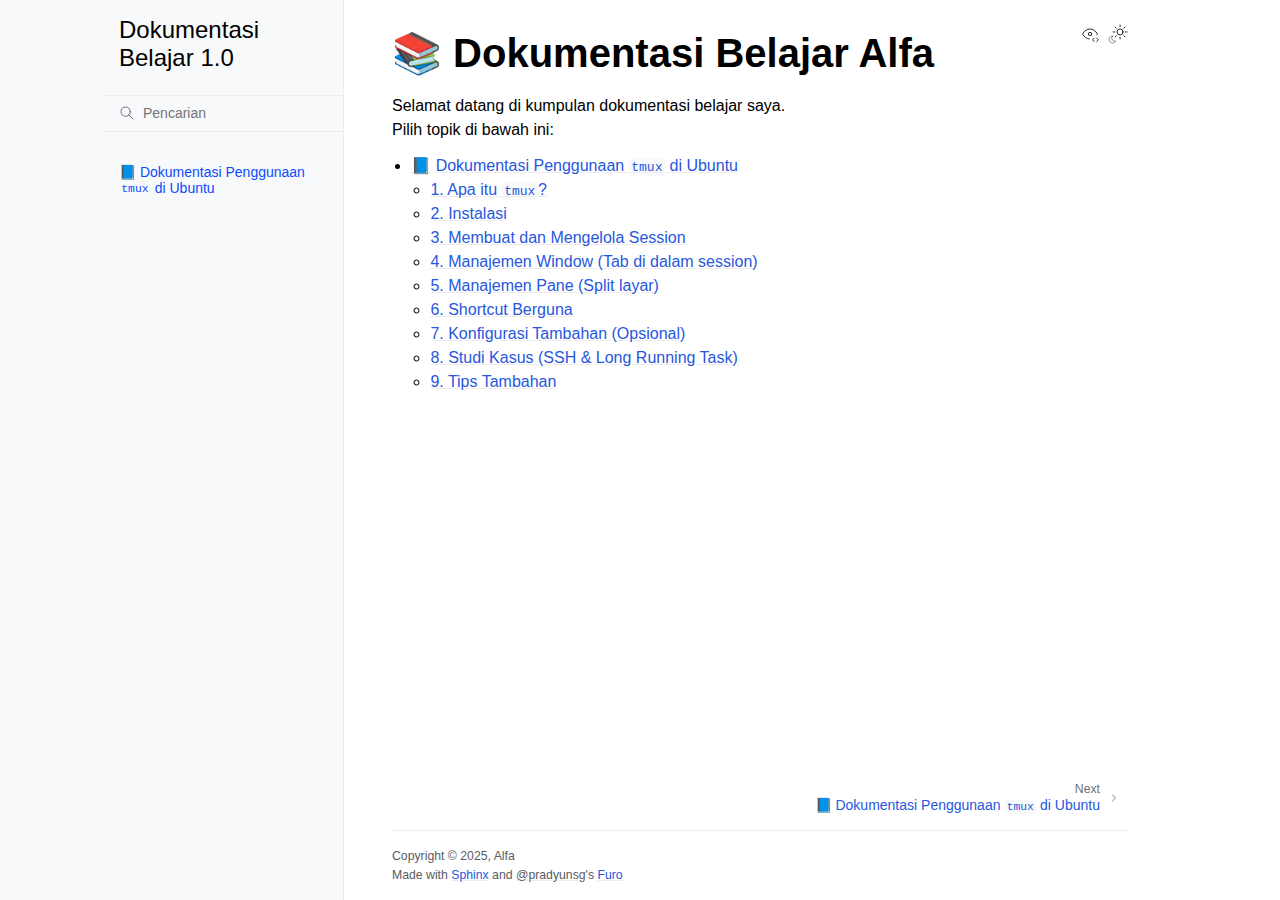
<file: index.html>
<!doctype html>
<html class="no-js" lang="id" data-content_root="./">
  <head><meta charset="utf-8">
    <meta name="viewport" content="width=device-width,initial-scale=1">
    <meta name="color-scheme" content="light dark"><meta name="viewport" content="width=device-width, initial-scale=1" />
<link rel="index" title="Indeks" href="genindex.html"><link rel="search" title="Pencarian" href="search.html"><link rel="next" title="📘 Dokumentasi Penggunaan tmux di Ubuntu" href="tmux.html">

    <!-- Generated with Sphinx 8.2.3 and Furo 2025.09.25 -->
        <title>Dokumentasi Belajar 1.0</title>
      <link rel="stylesheet" type="text/css" href="_static/pygments.css?v=acfd86a5" />
    <link rel="stylesheet" type="text/css" href="_static/styles/furo.css?v=580074bf" />
    <link rel="stylesheet" type="text/css" href="_static/styles/furo-extensions.css?v=8dab3a3b" />
    
    


<style>
  body {
    --color-code-background: #f2f2f2;
  --color-code-foreground: #1e1e1e;
  
  }
  @media not print {
    body[data-theme="dark"] {
      --color-code-background: #202020;
  --color-code-foreground: #d0d0d0;
  
    }
    @media (prefers-color-scheme: dark) {
      body:not([data-theme="light"]) {
        --color-code-background: #202020;
  --color-code-foreground: #d0d0d0;
  
      }
    }
  }
</style></head>
  <body>
    
    <script>
      document.body.dataset.theme = localStorage.getItem("theme") || "auto";
    </script>
    

<svg xmlns="http://www.w3.org/2000/svg" style="display: none;">
  <symbol id="svg-toc" viewBox="0 0 24 24">
    <title>Contents</title>
    <svg stroke="currentColor" fill="currentColor" stroke-width="0" viewBox="0 0 1024 1024">
      <path d="M408 442h480c4.4 0 8-3.6 8-8v-56c0-4.4-3.6-8-8-8H408c-4.4 0-8 3.6-8 8v56c0 4.4 3.6 8 8 8zm-8 204c0 4.4 3.6 8 8 8h480c4.4 0 8-3.6 8-8v-56c0-4.4-3.6-8-8-8H408c-4.4 0-8 3.6-8 8v56zm504-486H120c-4.4 0-8 3.6-8 8v56c0 4.4 3.6 8 8 8h784c4.4 0 8-3.6 8-8v-56c0-4.4-3.6-8-8-8zm0 632H120c-4.4 0-8 3.6-8 8v56c0 4.4 3.6 8 8 8h784c4.4 0 8-3.6 8-8v-56c0-4.4-3.6-8-8-8zM115.4 518.9L271.7 642c5.8 4.6 14.4.5 14.4-6.9V388.9c0-7.4-8.5-11.5-14.4-6.9L115.4 505.1a8.74 8.74 0 0 0 0 13.8z"/>
    </svg>
  </symbol>
  <symbol id="svg-menu" viewBox="0 0 24 24">
    <title>Menu</title>
    <svg xmlns="http://www.w3.org/2000/svg" viewBox="0 0 24 24" fill="none" stroke="currentColor"
      stroke-width="2" stroke-linecap="round" stroke-linejoin="round" class="feather-menu">
      <line x1="3" y1="12" x2="21" y2="12"></line>
      <line x1="3" y1="6" x2="21" y2="6"></line>
      <line x1="3" y1="18" x2="21" y2="18"></line>
    </svg>
  </symbol>
  <symbol id="svg-arrow-right" viewBox="0 0 24 24">
    <title>Expand</title>
    <svg xmlns="http://www.w3.org/2000/svg" viewBox="0 0 24 24" fill="none" stroke="currentColor"
      stroke-width="2" stroke-linecap="round" stroke-linejoin="round" class="feather-chevron-right">
      <polyline points="9 18 15 12 9 6"></polyline>
    </svg>
  </symbol>
  <symbol id="svg-sun" viewBox="0 0 24 24">
    <title>Light mode</title>
    <svg xmlns="http://www.w3.org/2000/svg" viewBox="0 0 24 24" fill="none" stroke="currentColor"
      stroke-width="1" stroke-linecap="round" stroke-linejoin="round" class="feather-sun">
      <circle cx="12" cy="12" r="5"></circle>
      <line x1="12" y1="1" x2="12" y2="3"></line>
      <line x1="12" y1="21" x2="12" y2="23"></line>
      <line x1="4.22" y1="4.22" x2="5.64" y2="5.64"></line>
      <line x1="18.36" y1="18.36" x2="19.78" y2="19.78"></line>
      <line x1="1" y1="12" x2="3" y2="12"></line>
      <line x1="21" y1="12" x2="23" y2="12"></line>
      <line x1="4.22" y1="19.78" x2="5.64" y2="18.36"></line>
      <line x1="18.36" y1="5.64" x2="19.78" y2="4.22"></line>
    </svg>
  </symbol>
  <symbol id="svg-moon" viewBox="0 0 24 24">
    <title>Dark mode</title>
    <svg xmlns="http://www.w3.org/2000/svg" viewBox="0 0 24 24" fill="none" stroke="currentColor"
      stroke-width="1" stroke-linecap="round" stroke-linejoin="round" class="icon-tabler-moon">
      <path stroke="none" d="M0 0h24v24H0z" fill="none" />
      <path d="M12 3c.132 0 .263 0 .393 0a7.5 7.5 0 0 0 7.92 12.446a9 9 0 1 1 -8.313 -12.454z" />
    </svg>
  </symbol>
  <symbol id="svg-sun-with-moon" viewBox="0 0 24 24">
    <title>Auto light/dark, in light mode</title>
    <svg xmlns="http://www.w3.org/2000/svg" viewBox="0 0 24 24" fill="none" stroke="currentColor"
      stroke-width="1" stroke-linecap="round" stroke-linejoin="round"
      class="icon-custom-derived-from-feather-sun-and-tabler-moon">
      <path style="opacity: 50%" d="M 5.411 14.504 C 5.471 14.504 5.532 14.504 5.591 14.504 C 3.639 16.319 4.383 19.569 6.931 20.352 C 7.693 20.586 8.512 20.551 9.25 20.252 C 8.023 23.207 4.056 23.725 2.11 21.184 C 0.166 18.642 1.702 14.949 4.874 14.536 C 5.051 14.512 5.231 14.5 5.411 14.5 L 5.411 14.504 Z"/>
      <line x1="14.5" y1="3.25" x2="14.5" y2="1.25"/>
      <line x1="14.5" y1="15.85" x2="14.5" y2="17.85"/>
      <line x1="10.044" y1="5.094" x2="8.63" y2="3.68"/>
      <line x1="19" y1="14.05" x2="20.414" y2="15.464"/>
      <line x1="8.2" y1="9.55" x2="6.2" y2="9.55"/>
      <line x1="20.8" y1="9.55" x2="22.8" y2="9.55"/>
      <line x1="10.044" y1="14.006" x2="8.63" y2="15.42"/>
      <line x1="19" y1="5.05" x2="20.414" y2="3.636"/>
      <circle cx="14.5" cy="9.55" r="3.6"/>
    </svg>
  </symbol>
  <symbol id="svg-moon-with-sun" viewBox="0 0 24 24">
    <title>Auto light/dark, in dark mode</title>
    <svg xmlns="http://www.w3.org/2000/svg" viewBox="0 0 24 24" fill="none" stroke="currentColor"
      stroke-width="1" stroke-linecap="round" stroke-linejoin="round"
      class="icon-custom-derived-from-feather-sun-and-tabler-moon">
      <path d="M 8.282 7.007 C 8.385 7.007 8.494 7.007 8.595 7.007 C 5.18 10.184 6.481 15.869 10.942 17.24 C 12.275 17.648 13.706 17.589 15 17.066 C 12.851 22.236 5.91 23.143 2.505 18.696 C -0.897 14.249 1.791 7.786 7.342 7.063 C 7.652 7.021 7.965 7 8.282 7 L 8.282 7.007 Z"/>
      <line style="opacity: 50%" x1="18" y1="3.705" x2="18" y2="2.5"/>
      <line style="opacity: 50%" x1="18" y1="11.295" x2="18" y2="12.5"/>
      <line style="opacity: 50%" x1="15.316" y1="4.816" x2="14.464" y2="3.964"/>
      <line style="opacity: 50%" x1="20.711" y1="10.212" x2="21.563" y2="11.063"/>
      <line style="opacity: 50%" x1="14.205" y1="7.5" x2="13.001" y2="7.5"/>
      <line style="opacity: 50%" x1="21.795" y1="7.5" x2="23" y2="7.5"/>
      <line style="opacity: 50%" x1="15.316" y1="10.184" x2="14.464" y2="11.036"/>
      <line style="opacity: 50%" x1="20.711" y1="4.789" x2="21.563" y2="3.937"/>
      <circle style="opacity: 50%" cx="18" cy="7.5" r="2.169"/>
    </svg>
  </symbol>
  <symbol id="svg-pencil" viewBox="0 0 24 24">
    <svg xmlns="http://www.w3.org/2000/svg" viewBox="0 0 24 24" fill="none" stroke="currentColor"
      stroke-width="1" stroke-linecap="round" stroke-linejoin="round" class="icon-tabler-pencil-code">
      <path d="M4 20h4l10.5 -10.5a2.828 2.828 0 1 0 -4 -4l-10.5 10.5v4" />
      <path d="M13.5 6.5l4 4" />
      <path d="M20 21l2 -2l-2 -2" />
      <path d="M17 17l-2 2l2 2" />
    </svg>
  </symbol>
  <symbol id="svg-eye" viewBox="0 0 24 24">
    <svg xmlns="http://www.w3.org/2000/svg" viewBox="0 0 24 24" fill="none" stroke="currentColor"
      stroke-width="1" stroke-linecap="round" stroke-linejoin="round" class="icon-tabler-eye-code">
      <path stroke="none" d="M0 0h24v24H0z" fill="none" />
      <path d="M10 12a2 2 0 1 0 4 0a2 2 0 0 0 -4 0" />
      <path
        d="M11.11 17.958c-3.209 -.307 -5.91 -2.293 -8.11 -5.958c2.4 -4 5.4 -6 9 -6c3.6 0 6.6 2 9 6c-.21 .352 -.427 .688 -.647 1.008" />
      <path d="M20 21l2 -2l-2 -2" />
      <path d="M17 17l-2 2l2 2" />
    </svg>
  </symbol>
</svg>

<input type="checkbox" class="sidebar-toggle" name="__navigation" id="__navigation" aria-label="Toggle site navigation sidebar">
<input type="checkbox" class="sidebar-toggle" name="__toc" id="__toc" aria-label="Toggle table of contents sidebar">
<label class="overlay sidebar-overlay" for="__navigation"></label>
<label class="overlay toc-overlay" for="__toc"></label>

<a class="skip-to-content muted-link" href="#furo-main-content">Skip to content</a>



<div class="page">
  <header class="mobile-header">
    <div class="header-left">
      <label class="nav-overlay-icon" for="__navigation">
        <span class="icon"><svg><use href="#svg-menu"></use></svg></span>
      </label>
    </div>
    <div class="header-center">
      <a href="#"><div class="brand">Dokumentasi Belajar 1.0</div></a>
    </div>
    <div class="header-right">
      <div class="theme-toggle-container theme-toggle-header">
        <button class="theme-toggle" aria-label="Toggle Light / Dark / Auto color theme">
          <svg class="theme-icon-when-auto-light"><use href="#svg-sun-with-moon"></use></svg>
          <svg class="theme-icon-when-auto-dark"><use href="#svg-moon-with-sun"></use></svg>
          <svg class="theme-icon-when-dark"><use href="#svg-moon"></use></svg>
          <svg class="theme-icon-when-light"><use href="#svg-sun"></use></svg>
        </button>
      </div>
      <label class="toc-overlay-icon toc-header-icon no-toc" for="__toc">
        <span class="icon"><svg><use href="#svg-toc"></use></svg></span>
      </label>
    </div>
  </header>
  <aside class="sidebar-drawer">
    <div class="sidebar-container">
      
      <div class="sidebar-sticky"><a class="sidebar-brand" href="#">
  
  <span class="sidebar-brand-text">Dokumentasi Belajar 1.0</span>
  
</a><form class="sidebar-search-container" method="get" action="search.html" role="search">
  <input class="sidebar-search" placeholder="Pencarian" name="q" aria-label="Pencarian">
  <input type="hidden" name="check_keywords" value="yes">
  <input type="hidden" name="area" value="default">
</form>
<div id="searchbox"></div><div class="sidebar-scroll"><div class="sidebar-tree">
  <ul>
<li class="toctree-l1"><a class="reference internal" href="tmux.html">📘 Dokumentasi Penggunaan <code class="docutils literal notranslate"><span class="pre">tmux</span></code> di Ubuntu</a></li>
</ul>

</div>
</div>

      </div>
      
    </div>
  </aside>
  <div class="main">
    <div class="content">
      <div class="article-container">
        <a href="#" class="back-to-top muted-link">
          <svg xmlns="http://www.w3.org/2000/svg" viewBox="0 0 24 24">
            <path d="M13 20h-2V8l-5.5 5.5-1.42-1.42L12 4.16l7.92 7.92-1.42 1.42L13 8v12z"></path>
          </svg>
          <span>Back to top</span>
        </a>
        <div class="content-icon-container">
          <div class="view-this-page">
  <a class="muted-link" href="_sources/index.md.txt" title="View this page">
    <svg><use href="#svg-eye"></use></svg>
    <span class="visually-hidden">View this page</span>
  </a>
</div>
<div class="theme-toggle-container theme-toggle-content">
            <button class="theme-toggle" aria-label="Toggle Light / Dark / Auto color theme">
              <svg class="theme-icon-when-auto-light"><use href="#svg-sun-with-moon"></use></svg>
              <svg class="theme-icon-when-auto-dark"><use href="#svg-moon-with-sun"></use></svg>
              <svg class="theme-icon-when-dark"><use href="#svg-moon"></use></svg>
              <svg class="theme-icon-when-light"><use href="#svg-sun"></use></svg>
            </button>
          </div>
          <label class="toc-overlay-icon toc-content-icon no-toc" for="__toc">
            <span class="icon"><svg><use href="#svg-toc"></use></svg></span>
          </label>
        </div>
        <article role="main" id="furo-main-content">
          <section id="dokumentasi-belajar-alfa">
<h1>📚 Dokumentasi Belajar Alfa<a class="headerlink" href="#dokumentasi-belajar-alfa" title="Link to this heading">¶</a></h1>
<p>Selamat datang di kumpulan dokumentasi belajar saya.<br />
Pilih topik di bawah ini:</p>
<div class="toctree-wrapper compound">
<ul>
<li class="toctree-l1"><a class="reference internal" href="tmux.html">📘 Dokumentasi Penggunaan <code class="docutils literal notranslate"><span class="pre">tmux</span></code> di Ubuntu</a><ul>
<li class="toctree-l2"><a class="reference internal" href="tmux.html#apa-itu-tmux">1. Apa itu <code class="docutils literal notranslate"><span class="pre">tmux</span></code>?</a></li>
<li class="toctree-l2"><a class="reference internal" href="tmux.html#instalasi">2. Instalasi</a></li>
<li class="toctree-l2"><a class="reference internal" href="tmux.html#membuat-dan-mengelola-session">3. Membuat dan Mengelola Session</a></li>
<li class="toctree-l2"><a class="reference internal" href="tmux.html#manajemen-window-tab-di-dalam-session">4. Manajemen Window (Tab di dalam session)</a></li>
<li class="toctree-l2"><a class="reference internal" href="tmux.html#manajemen-pane-split-layar">5. Manajemen Pane (Split layar)</a></li>
<li class="toctree-l2"><a class="reference internal" href="tmux.html#shortcut-berguna">6. Shortcut Berguna</a></li>
<li class="toctree-l2"><a class="reference internal" href="tmux.html#konfigurasi-tambahan-opsional">7. Konfigurasi Tambahan (Opsional)</a></li>
<li class="toctree-l2"><a class="reference internal" href="tmux.html#studi-kasus-ssh-long-running-task">8. Studi Kasus (SSH &amp; Long Running Task)</a></li>
<li class="toctree-l2"><a class="reference internal" href="tmux.html#tips-tambahan">9. Tips Tambahan</a></li>
</ul>
</li>
</ul>
</div>
</section>

        </article>
      </div>
      <footer>
        
        <div class="related-pages">
          <a class="next-page" href="tmux.html">
              <div class="page-info">
                <div class="context">
                  <span>Next</span>
                </div>
                <div class="title">📘 Dokumentasi Penggunaan <code class="docutils literal notranslate"><span class="pre">tmux</span></code> di Ubuntu</div>
              </div>
              <svg class="furo-related-icon"><use href="#svg-arrow-right"></use></svg>
            </a>
          
        </div>
        <div class="bottom-of-page">
          <div class="left-details">
            <div class="copyright">
                Copyright &#169; 2025, Alfa
            </div>
            Made with <a href="https://www.sphinx-doc.org/">Sphinx</a> and <a class="muted-link" href="https://pradyunsg.me">@pradyunsg</a>'s
            
            <a href="https://github.com/pradyunsg/furo">Furo</a>
            
          </div>
          <div class="right-details">
            
          </div>
        </div>
        
      </footer>
    </div>
    <aside class="toc-drawer no-toc">
      
      
      
    </aside>
  </div>
</div><script src="_static/documentation_options.js?v=6492fc31"></script>
    <script src="_static/doctools.js?v=9bcbadda"></script>
    <script src="_static/sphinx_highlight.js?v=dc90522c"></script>
    <script src="_static/scripts/furo.js?v=46bd48cc"></script>
    <script src="_static/translations.js?v=a1ed0097"></script>
    </body>
</html>
</file>
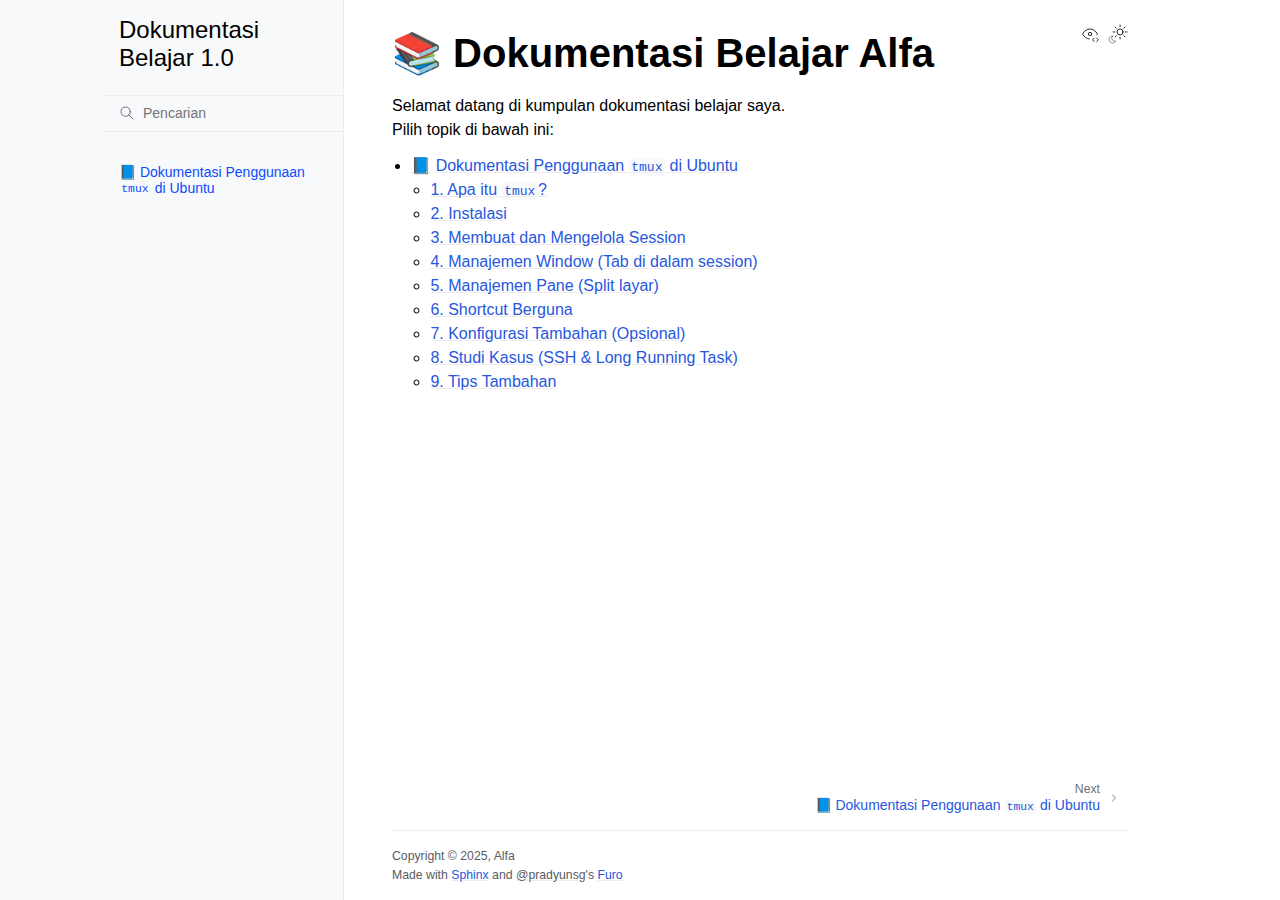
<file: _build/html/index.html>
<!doctype html>
<html class="no-js" lang="id" data-content_root="./">
  <head><meta charset="utf-8">
    <meta name="viewport" content="width=device-width,initial-scale=1">
    <meta name="color-scheme" content="light dark"><meta name="viewport" content="width=device-width, initial-scale=1" />
<link rel="index" title="Indeks" href="genindex.html"><link rel="search" title="Pencarian" href="search.html"><link rel="next" title="📘 Dokumentasi Penggunaan tmux di Ubuntu" href="tmux.html">

    <!-- Generated with Sphinx 8.2.3 and Furo 2025.09.25 -->
        <title>Dokumentasi Belajar 1.0</title>
      <link rel="stylesheet" type="text/css" href="_static/pygments.css?v=acfd86a5" />
    <link rel="stylesheet" type="text/css" href="_static/styles/furo.css?v=580074bf" />
    <link rel="stylesheet" type="text/css" href="_static/styles/furo-extensions.css?v=8dab3a3b" />
    
    


<style>
  body {
    --color-code-background: #f2f2f2;
  --color-code-foreground: #1e1e1e;
  
  }
  @media not print {
    body[data-theme="dark"] {
      --color-code-background: #202020;
  --color-code-foreground: #d0d0d0;
  
    }
    @media (prefers-color-scheme: dark) {
      body:not([data-theme="light"]) {
        --color-code-background: #202020;
  --color-code-foreground: #d0d0d0;
  
      }
    }
  }
</style></head>
  <body>
    
    <script>
      document.body.dataset.theme = localStorage.getItem("theme") || "auto";
    </script>
    

<svg xmlns="http://www.w3.org/2000/svg" style="display: none;">
  <symbol id="svg-toc" viewBox="0 0 24 24">
    <title>Contents</title>
    <svg stroke="currentColor" fill="currentColor" stroke-width="0" viewBox="0 0 1024 1024">
      <path d="M408 442h480c4.4 0 8-3.6 8-8v-56c0-4.4-3.6-8-8-8H408c-4.4 0-8 3.6-8 8v56c0 4.4 3.6 8 8 8zm-8 204c0 4.4 3.6 8 8 8h480c4.4 0 8-3.6 8-8v-56c0-4.4-3.6-8-8-8H408c-4.4 0-8 3.6-8 8v56zm504-486H120c-4.4 0-8 3.6-8 8v56c0 4.4 3.6 8 8 8h784c4.4 0 8-3.6 8-8v-56c0-4.4-3.6-8-8-8zm0 632H120c-4.4 0-8 3.6-8 8v56c0 4.4 3.6 8 8 8h784c4.4 0 8-3.6 8-8v-56c0-4.4-3.6-8-8-8zM115.4 518.9L271.7 642c5.8 4.6 14.4.5 14.4-6.9V388.9c0-7.4-8.5-11.5-14.4-6.9L115.4 505.1a8.74 8.74 0 0 0 0 13.8z"/>
    </svg>
  </symbol>
  <symbol id="svg-menu" viewBox="0 0 24 24">
    <title>Menu</title>
    <svg xmlns="http://www.w3.org/2000/svg" viewBox="0 0 24 24" fill="none" stroke="currentColor"
      stroke-width="2" stroke-linecap="round" stroke-linejoin="round" class="feather-menu">
      <line x1="3" y1="12" x2="21" y2="12"></line>
      <line x1="3" y1="6" x2="21" y2="6"></line>
      <line x1="3" y1="18" x2="21" y2="18"></line>
    </svg>
  </symbol>
  <symbol id="svg-arrow-right" viewBox="0 0 24 24">
    <title>Expand</title>
    <svg xmlns="http://www.w3.org/2000/svg" viewBox="0 0 24 24" fill="none" stroke="currentColor"
      stroke-width="2" stroke-linecap="round" stroke-linejoin="round" class="feather-chevron-right">
      <polyline points="9 18 15 12 9 6"></polyline>
    </svg>
  </symbol>
  <symbol id="svg-sun" viewBox="0 0 24 24">
    <title>Light mode</title>
    <svg xmlns="http://www.w3.org/2000/svg" viewBox="0 0 24 24" fill="none" stroke="currentColor"
      stroke-width="1" stroke-linecap="round" stroke-linejoin="round" class="feather-sun">
      <circle cx="12" cy="12" r="5"></circle>
      <line x1="12" y1="1" x2="12" y2="3"></line>
      <line x1="12" y1="21" x2="12" y2="23"></line>
      <line x1="4.22" y1="4.22" x2="5.64" y2="5.64"></line>
      <line x1="18.36" y1="18.36" x2="19.78" y2="19.78"></line>
      <line x1="1" y1="12" x2="3" y2="12"></line>
      <line x1="21" y1="12" x2="23" y2="12"></line>
      <line x1="4.22" y1="19.78" x2="5.64" y2="18.36"></line>
      <line x1="18.36" y1="5.64" x2="19.78" y2="4.22"></line>
    </svg>
  </symbol>
  <symbol id="svg-moon" viewBox="0 0 24 24">
    <title>Dark mode</title>
    <svg xmlns="http://www.w3.org/2000/svg" viewBox="0 0 24 24" fill="none" stroke="currentColor"
      stroke-width="1" stroke-linecap="round" stroke-linejoin="round" class="icon-tabler-moon">
      <path stroke="none" d="M0 0h24v24H0z" fill="none" />
      <path d="M12 3c.132 0 .263 0 .393 0a7.5 7.5 0 0 0 7.92 12.446a9 9 0 1 1 -8.313 -12.454z" />
    </svg>
  </symbol>
  <symbol id="svg-sun-with-moon" viewBox="0 0 24 24">
    <title>Auto light/dark, in light mode</title>
    <svg xmlns="http://www.w3.org/2000/svg" viewBox="0 0 24 24" fill="none" stroke="currentColor"
      stroke-width="1" stroke-linecap="round" stroke-linejoin="round"
      class="icon-custom-derived-from-feather-sun-and-tabler-moon">
      <path style="opacity: 50%" d="M 5.411 14.504 C 5.471 14.504 5.532 14.504 5.591 14.504 C 3.639 16.319 4.383 19.569 6.931 20.352 C 7.693 20.586 8.512 20.551 9.25 20.252 C 8.023 23.207 4.056 23.725 2.11 21.184 C 0.166 18.642 1.702 14.949 4.874 14.536 C 5.051 14.512 5.231 14.5 5.411 14.5 L 5.411 14.504 Z"/>
      <line x1="14.5" y1="3.25" x2="14.5" y2="1.25"/>
      <line x1="14.5" y1="15.85" x2="14.5" y2="17.85"/>
      <line x1="10.044" y1="5.094" x2="8.63" y2="3.68"/>
      <line x1="19" y1="14.05" x2="20.414" y2="15.464"/>
      <line x1="8.2" y1="9.55" x2="6.2" y2="9.55"/>
      <line x1="20.8" y1="9.55" x2="22.8" y2="9.55"/>
      <line x1="10.044" y1="14.006" x2="8.63" y2="15.42"/>
      <line x1="19" y1="5.05" x2="20.414" y2="3.636"/>
      <circle cx="14.5" cy="9.55" r="3.6"/>
    </svg>
  </symbol>
  <symbol id="svg-moon-with-sun" viewBox="0 0 24 24">
    <title>Auto light/dark, in dark mode</title>
    <svg xmlns="http://www.w3.org/2000/svg" viewBox="0 0 24 24" fill="none" stroke="currentColor"
      stroke-width="1" stroke-linecap="round" stroke-linejoin="round"
      class="icon-custom-derived-from-feather-sun-and-tabler-moon">
      <path d="M 8.282 7.007 C 8.385 7.007 8.494 7.007 8.595 7.007 C 5.18 10.184 6.481 15.869 10.942 17.24 C 12.275 17.648 13.706 17.589 15 17.066 C 12.851 22.236 5.91 23.143 2.505 18.696 C -0.897 14.249 1.791 7.786 7.342 7.063 C 7.652 7.021 7.965 7 8.282 7 L 8.282 7.007 Z"/>
      <line style="opacity: 50%" x1="18" y1="3.705" x2="18" y2="2.5"/>
      <line style="opacity: 50%" x1="18" y1="11.295" x2="18" y2="12.5"/>
      <line style="opacity: 50%" x1="15.316" y1="4.816" x2="14.464" y2="3.964"/>
      <line style="opacity: 50%" x1="20.711" y1="10.212" x2="21.563" y2="11.063"/>
      <line style="opacity: 50%" x1="14.205" y1="7.5" x2="13.001" y2="7.5"/>
      <line style="opacity: 50%" x1="21.795" y1="7.5" x2="23" y2="7.5"/>
      <line style="opacity: 50%" x1="15.316" y1="10.184" x2="14.464" y2="11.036"/>
      <line style="opacity: 50%" x1="20.711" y1="4.789" x2="21.563" y2="3.937"/>
      <circle style="opacity: 50%" cx="18" cy="7.5" r="2.169"/>
    </svg>
  </symbol>
  <symbol id="svg-pencil" viewBox="0 0 24 24">
    <svg xmlns="http://www.w3.org/2000/svg" viewBox="0 0 24 24" fill="none" stroke="currentColor"
      stroke-width="1" stroke-linecap="round" stroke-linejoin="round" class="icon-tabler-pencil-code">
      <path d="M4 20h4l10.5 -10.5a2.828 2.828 0 1 0 -4 -4l-10.5 10.5v4" />
      <path d="M13.5 6.5l4 4" />
      <path d="M20 21l2 -2l-2 -2" />
      <path d="M17 17l-2 2l2 2" />
    </svg>
  </symbol>
  <symbol id="svg-eye" viewBox="0 0 24 24">
    <svg xmlns="http://www.w3.org/2000/svg" viewBox="0 0 24 24" fill="none" stroke="currentColor"
      stroke-width="1" stroke-linecap="round" stroke-linejoin="round" class="icon-tabler-eye-code">
      <path stroke="none" d="M0 0h24v24H0z" fill="none" />
      <path d="M10 12a2 2 0 1 0 4 0a2 2 0 0 0 -4 0" />
      <path
        d="M11.11 17.958c-3.209 -.307 -5.91 -2.293 -8.11 -5.958c2.4 -4 5.4 -6 9 -6c3.6 0 6.6 2 9 6c-.21 .352 -.427 .688 -.647 1.008" />
      <path d="M20 21l2 -2l-2 -2" />
      <path d="M17 17l-2 2l2 2" />
    </svg>
  </symbol>
</svg>

<input type="checkbox" class="sidebar-toggle" name="__navigation" id="__navigation" aria-label="Toggle site navigation sidebar">
<input type="checkbox" class="sidebar-toggle" name="__toc" id="__toc" aria-label="Toggle table of contents sidebar">
<label class="overlay sidebar-overlay" for="__navigation"></label>
<label class="overlay toc-overlay" for="__toc"></label>

<a class="skip-to-content muted-link" href="#furo-main-content">Skip to content</a>



<div class="page">
  <header class="mobile-header">
    <div class="header-left">
      <label class="nav-overlay-icon" for="__navigation">
        <span class="icon"><svg><use href="#svg-menu"></use></svg></span>
      </label>
    </div>
    <div class="header-center">
      <a href="#"><div class="brand">Dokumentasi Belajar 1.0</div></a>
    </div>
    <div class="header-right">
      <div class="theme-toggle-container theme-toggle-header">
        <button class="theme-toggle" aria-label="Toggle Light / Dark / Auto color theme">
          <svg class="theme-icon-when-auto-light"><use href="#svg-sun-with-moon"></use></svg>
          <svg class="theme-icon-when-auto-dark"><use href="#svg-moon-with-sun"></use></svg>
          <svg class="theme-icon-when-dark"><use href="#svg-moon"></use></svg>
          <svg class="theme-icon-when-light"><use href="#svg-sun"></use></svg>
        </button>
      </div>
      <label class="toc-overlay-icon toc-header-icon no-toc" for="__toc">
        <span class="icon"><svg><use href="#svg-toc"></use></svg></span>
      </label>
    </div>
  </header>
  <aside class="sidebar-drawer">
    <div class="sidebar-container">
      
      <div class="sidebar-sticky"><a class="sidebar-brand" href="#">
  
  <span class="sidebar-brand-text">Dokumentasi Belajar 1.0</span>
  
</a><form class="sidebar-search-container" method="get" action="search.html" role="search">
  <input class="sidebar-search" placeholder="Pencarian" name="q" aria-label="Pencarian">
  <input type="hidden" name="check_keywords" value="yes">
  <input type="hidden" name="area" value="default">
</form>
<div id="searchbox"></div><div class="sidebar-scroll"><div class="sidebar-tree">
  <ul>
<li class="toctree-l1"><a class="reference internal" href="tmux.html">📘 Dokumentasi Penggunaan <code class="docutils literal notranslate"><span class="pre">tmux</span></code> di Ubuntu</a></li>
</ul>

</div>
</div>

      </div>
      
    </div>
  </aside>
  <div class="main">
    <div class="content">
      <div class="article-container">
        <a href="#" class="back-to-top muted-link">
          <svg xmlns="http://www.w3.org/2000/svg" viewBox="0 0 24 24">
            <path d="M13 20h-2V8l-5.5 5.5-1.42-1.42L12 4.16l7.92 7.92-1.42 1.42L13 8v12z"></path>
          </svg>
          <span>Back to top</span>
        </a>
        <div class="content-icon-container">
          <div class="view-this-page">
  <a class="muted-link" href="_sources/index.md.txt" title="View this page">
    <svg><use href="#svg-eye"></use></svg>
    <span class="visually-hidden">View this page</span>
  </a>
</div>
<div class="theme-toggle-container theme-toggle-content">
            <button class="theme-toggle" aria-label="Toggle Light / Dark / Auto color theme">
              <svg class="theme-icon-when-auto-light"><use href="#svg-sun-with-moon"></use></svg>
              <svg class="theme-icon-when-auto-dark"><use href="#svg-moon-with-sun"></use></svg>
              <svg class="theme-icon-when-dark"><use href="#svg-moon"></use></svg>
              <svg class="theme-icon-when-light"><use href="#svg-sun"></use></svg>
            </button>
          </div>
          <label class="toc-overlay-icon toc-content-icon no-toc" for="__toc">
            <span class="icon"><svg><use href="#svg-toc"></use></svg></span>
          </label>
        </div>
        <article role="main" id="furo-main-content">
          <section id="dokumentasi-belajar-alfa">
<h1>📚 Dokumentasi Belajar Alfa<a class="headerlink" href="#dokumentasi-belajar-alfa" title="Link to this heading">¶</a></h1>
<p>Selamat datang di kumpulan dokumentasi belajar saya.<br />
Pilih topik di bawah ini:</p>
<div class="toctree-wrapper compound">
<ul>
<li class="toctree-l1"><a class="reference internal" href="tmux.html">📘 Dokumentasi Penggunaan <code class="docutils literal notranslate"><span class="pre">tmux</span></code> di Ubuntu</a><ul>
<li class="toctree-l2"><a class="reference internal" href="tmux.html#apa-itu-tmux">1. Apa itu <code class="docutils literal notranslate"><span class="pre">tmux</span></code>?</a></li>
<li class="toctree-l2"><a class="reference internal" href="tmux.html#instalasi">2. Instalasi</a></li>
<li class="toctree-l2"><a class="reference internal" href="tmux.html#membuat-dan-mengelola-session">3. Membuat dan Mengelola Session</a></li>
<li class="toctree-l2"><a class="reference internal" href="tmux.html#manajemen-window-tab-di-dalam-session">4. Manajemen Window (Tab di dalam session)</a></li>
<li class="toctree-l2"><a class="reference internal" href="tmux.html#manajemen-pane-split-layar">5. Manajemen Pane (Split layar)</a></li>
<li class="toctree-l2"><a class="reference internal" href="tmux.html#shortcut-berguna">6. Shortcut Berguna</a></li>
<li class="toctree-l2"><a class="reference internal" href="tmux.html#konfigurasi-tambahan-opsional">7. Konfigurasi Tambahan (Opsional)</a></li>
<li class="toctree-l2"><a class="reference internal" href="tmux.html#studi-kasus-ssh-long-running-task">8. Studi Kasus (SSH &amp; Long Running Task)</a></li>
<li class="toctree-l2"><a class="reference internal" href="tmux.html#tips-tambahan">9. Tips Tambahan</a></li>
</ul>
</li>
</ul>
</div>
</section>

        </article>
      </div>
      <footer>
        
        <div class="related-pages">
          <a class="next-page" href="tmux.html">
              <div class="page-info">
                <div class="context">
                  <span>Next</span>
                </div>
                <div class="title">📘 Dokumentasi Penggunaan <code class="docutils literal notranslate"><span class="pre">tmux</span></code> di Ubuntu</div>
              </div>
              <svg class="furo-related-icon"><use href="#svg-arrow-right"></use></svg>
            </a>
          
        </div>
        <div class="bottom-of-page">
          <div class="left-details">
            <div class="copyright">
                Copyright &#169; 2025, Alfa
            </div>
            Made with <a href="https://www.sphinx-doc.org/">Sphinx</a> and <a class="muted-link" href="https://pradyunsg.me">@pradyunsg</a>'s
            
            <a href="https://github.com/pradyunsg/furo">Furo</a>
            
          </div>
          <div class="right-details">
            
          </div>
        </div>
        
      </footer>
    </div>
    <aside class="toc-drawer no-toc">
      
      
      
    </aside>
  </div>
</div><script src="_static/documentation_options.js?v=6492fc31"></script>
    <script src="_static/doctools.js?v=9bcbadda"></script>
    <script src="_static/sphinx_highlight.js?v=dc90522c"></script>
    <script src="_static/scripts/furo.js?v=46bd48cc"></script>
    <script src="_static/translations.js?v=a1ed0097"></script>
    </body>
</html>
</file>
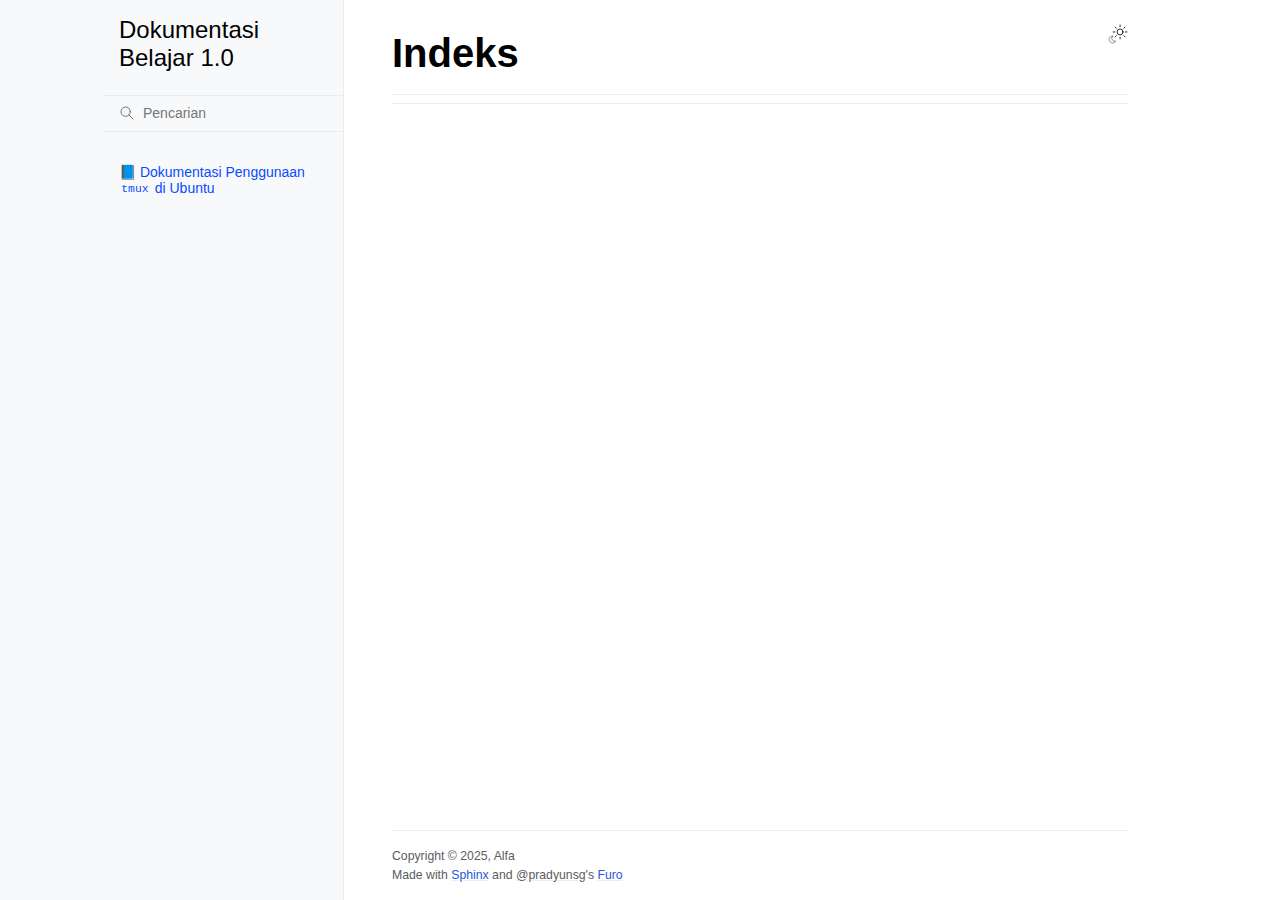
<file: genindex.html>
<!doctype html>
<html class="no-js" lang="id" data-content_root="./">
  <head><meta charset="utf-8">
    <meta name="viewport" content="width=device-width,initial-scale=1">
    <meta name="color-scheme" content="light dark"><link rel="index" title="Indeks" href="#"><link rel="search" title="Pencarian" href="search.html">

    <!-- Generated with Sphinx 8.2.3 and Furo 2025.09.25 --><title>Indeks - Dokumentasi Belajar 1.0</title>
<link rel="stylesheet" type="text/css" href="_static/pygments.css?v=acfd86a5" />
    <link rel="stylesheet" type="text/css" href="_static/styles/furo.css?v=580074bf" />
    <link rel="stylesheet" type="text/css" href="_static/styles/furo-extensions.css?v=8dab3a3b" />
    
    


<style>
  body {
    --color-code-background: #f2f2f2;
  --color-code-foreground: #1e1e1e;
  
  }
  @media not print {
    body[data-theme="dark"] {
      --color-code-background: #202020;
  --color-code-foreground: #d0d0d0;
  
    }
    @media (prefers-color-scheme: dark) {
      body:not([data-theme="light"]) {
        --color-code-background: #202020;
  --color-code-foreground: #d0d0d0;
  
      }
    }
  }
</style></head>
  <body>
    
    <script>
      document.body.dataset.theme = localStorage.getItem("theme") || "auto";
    </script>
    

<svg xmlns="http://www.w3.org/2000/svg" style="display: none;">
  <symbol id="svg-toc" viewBox="0 0 24 24">
    <title>Contents</title>
    <svg stroke="currentColor" fill="currentColor" stroke-width="0" viewBox="0 0 1024 1024">
      <path d="M408 442h480c4.4 0 8-3.6 8-8v-56c0-4.4-3.6-8-8-8H408c-4.4 0-8 3.6-8 8v56c0 4.4 3.6 8 8 8zm-8 204c0 4.4 3.6 8 8 8h480c4.4 0 8-3.6 8-8v-56c0-4.4-3.6-8-8-8H408c-4.4 0-8 3.6-8 8v56zm504-486H120c-4.4 0-8 3.6-8 8v56c0 4.4 3.6 8 8 8h784c4.4 0 8-3.6 8-8v-56c0-4.4-3.6-8-8-8zm0 632H120c-4.4 0-8 3.6-8 8v56c0 4.4 3.6 8 8 8h784c4.4 0 8-3.6 8-8v-56c0-4.4-3.6-8-8-8zM115.4 518.9L271.7 642c5.8 4.6 14.4.5 14.4-6.9V388.9c0-7.4-8.5-11.5-14.4-6.9L115.4 505.1a8.74 8.74 0 0 0 0 13.8z"/>
    </svg>
  </symbol>
  <symbol id="svg-menu" viewBox="0 0 24 24">
    <title>Menu</title>
    <svg xmlns="http://www.w3.org/2000/svg" viewBox="0 0 24 24" fill="none" stroke="currentColor"
      stroke-width="2" stroke-linecap="round" stroke-linejoin="round" class="feather-menu">
      <line x1="3" y1="12" x2="21" y2="12"></line>
      <line x1="3" y1="6" x2="21" y2="6"></line>
      <line x1="3" y1="18" x2="21" y2="18"></line>
    </svg>
  </symbol>
  <symbol id="svg-arrow-right" viewBox="0 0 24 24">
    <title>Expand</title>
    <svg xmlns="http://www.w3.org/2000/svg" viewBox="0 0 24 24" fill="none" stroke="currentColor"
      stroke-width="2" stroke-linecap="round" stroke-linejoin="round" class="feather-chevron-right">
      <polyline points="9 18 15 12 9 6"></polyline>
    </svg>
  </symbol>
  <symbol id="svg-sun" viewBox="0 0 24 24">
    <title>Light mode</title>
    <svg xmlns="http://www.w3.org/2000/svg" viewBox="0 0 24 24" fill="none" stroke="currentColor"
      stroke-width="1" stroke-linecap="round" stroke-linejoin="round" class="feather-sun">
      <circle cx="12" cy="12" r="5"></circle>
      <line x1="12" y1="1" x2="12" y2="3"></line>
      <line x1="12" y1="21" x2="12" y2="23"></line>
      <line x1="4.22" y1="4.22" x2="5.64" y2="5.64"></line>
      <line x1="18.36" y1="18.36" x2="19.78" y2="19.78"></line>
      <line x1="1" y1="12" x2="3" y2="12"></line>
      <line x1="21" y1="12" x2="23" y2="12"></line>
      <line x1="4.22" y1="19.78" x2="5.64" y2="18.36"></line>
      <line x1="18.36" y1="5.64" x2="19.78" y2="4.22"></line>
    </svg>
  </symbol>
  <symbol id="svg-moon" viewBox="0 0 24 24">
    <title>Dark mode</title>
    <svg xmlns="http://www.w3.org/2000/svg" viewBox="0 0 24 24" fill="none" stroke="currentColor"
      stroke-width="1" stroke-linecap="round" stroke-linejoin="round" class="icon-tabler-moon">
      <path stroke="none" d="M0 0h24v24H0z" fill="none" />
      <path d="M12 3c.132 0 .263 0 .393 0a7.5 7.5 0 0 0 7.92 12.446a9 9 0 1 1 -8.313 -12.454z" />
    </svg>
  </symbol>
  <symbol id="svg-sun-with-moon" viewBox="0 0 24 24">
    <title>Auto light/dark, in light mode</title>
    <svg xmlns="http://www.w3.org/2000/svg" viewBox="0 0 24 24" fill="none" stroke="currentColor"
      stroke-width="1" stroke-linecap="round" stroke-linejoin="round"
      class="icon-custom-derived-from-feather-sun-and-tabler-moon">
      <path style="opacity: 50%" d="M 5.411 14.504 C 5.471 14.504 5.532 14.504 5.591 14.504 C 3.639 16.319 4.383 19.569 6.931 20.352 C 7.693 20.586 8.512 20.551 9.25 20.252 C 8.023 23.207 4.056 23.725 2.11 21.184 C 0.166 18.642 1.702 14.949 4.874 14.536 C 5.051 14.512 5.231 14.5 5.411 14.5 L 5.411 14.504 Z"/>
      <line x1="14.5" y1="3.25" x2="14.5" y2="1.25"/>
      <line x1="14.5" y1="15.85" x2="14.5" y2="17.85"/>
      <line x1="10.044" y1="5.094" x2="8.63" y2="3.68"/>
      <line x1="19" y1="14.05" x2="20.414" y2="15.464"/>
      <line x1="8.2" y1="9.55" x2="6.2" y2="9.55"/>
      <line x1="20.8" y1="9.55" x2="22.8" y2="9.55"/>
      <line x1="10.044" y1="14.006" x2="8.63" y2="15.42"/>
      <line x1="19" y1="5.05" x2="20.414" y2="3.636"/>
      <circle cx="14.5" cy="9.55" r="3.6"/>
    </svg>
  </symbol>
  <symbol id="svg-moon-with-sun" viewBox="0 0 24 24">
    <title>Auto light/dark, in dark mode</title>
    <svg xmlns="http://www.w3.org/2000/svg" viewBox="0 0 24 24" fill="none" stroke="currentColor"
      stroke-width="1" stroke-linecap="round" stroke-linejoin="round"
      class="icon-custom-derived-from-feather-sun-and-tabler-moon">
      <path d="M 8.282 7.007 C 8.385 7.007 8.494 7.007 8.595 7.007 C 5.18 10.184 6.481 15.869 10.942 17.24 C 12.275 17.648 13.706 17.589 15 17.066 C 12.851 22.236 5.91 23.143 2.505 18.696 C -0.897 14.249 1.791 7.786 7.342 7.063 C 7.652 7.021 7.965 7 8.282 7 L 8.282 7.007 Z"/>
      <line style="opacity: 50%" x1="18" y1="3.705" x2="18" y2="2.5"/>
      <line style="opacity: 50%" x1="18" y1="11.295" x2="18" y2="12.5"/>
      <line style="opacity: 50%" x1="15.316" y1="4.816" x2="14.464" y2="3.964"/>
      <line style="opacity: 50%" x1="20.711" y1="10.212" x2="21.563" y2="11.063"/>
      <line style="opacity: 50%" x1="14.205" y1="7.5" x2="13.001" y2="7.5"/>
      <line style="opacity: 50%" x1="21.795" y1="7.5" x2="23" y2="7.5"/>
      <line style="opacity: 50%" x1="15.316" y1="10.184" x2="14.464" y2="11.036"/>
      <line style="opacity: 50%" x1="20.711" y1="4.789" x2="21.563" y2="3.937"/>
      <circle style="opacity: 50%" cx="18" cy="7.5" r="2.169"/>
    </svg>
  </symbol>
  <symbol id="svg-pencil" viewBox="0 0 24 24">
    <svg xmlns="http://www.w3.org/2000/svg" viewBox="0 0 24 24" fill="none" stroke="currentColor"
      stroke-width="1" stroke-linecap="round" stroke-linejoin="round" class="icon-tabler-pencil-code">
      <path d="M4 20h4l10.5 -10.5a2.828 2.828 0 1 0 -4 -4l-10.5 10.5v4" />
      <path d="M13.5 6.5l4 4" />
      <path d="M20 21l2 -2l-2 -2" />
      <path d="M17 17l-2 2l2 2" />
    </svg>
  </symbol>
  <symbol id="svg-eye" viewBox="0 0 24 24">
    <svg xmlns="http://www.w3.org/2000/svg" viewBox="0 0 24 24" fill="none" stroke="currentColor"
      stroke-width="1" stroke-linecap="round" stroke-linejoin="round" class="icon-tabler-eye-code">
      <path stroke="none" d="M0 0h24v24H0z" fill="none" />
      <path d="M10 12a2 2 0 1 0 4 0a2 2 0 0 0 -4 0" />
      <path
        d="M11.11 17.958c-3.209 -.307 -5.91 -2.293 -8.11 -5.958c2.4 -4 5.4 -6 9 -6c3.6 0 6.6 2 9 6c-.21 .352 -.427 .688 -.647 1.008" />
      <path d="M20 21l2 -2l-2 -2" />
      <path d="M17 17l-2 2l2 2" />
    </svg>
  </symbol>
</svg>

<input type="checkbox" class="sidebar-toggle" name="__navigation" id="__navigation" aria-label="Toggle site navigation sidebar">
<input type="checkbox" class="sidebar-toggle" name="__toc" id="__toc" aria-label="Toggle table of contents sidebar">
<label class="overlay sidebar-overlay" for="__navigation"></label>
<label class="overlay toc-overlay" for="__toc"></label>

<a class="skip-to-content muted-link" href="#furo-main-content">Skip to content</a>



<div class="page">
  <header class="mobile-header">
    <div class="header-left">
      <label class="nav-overlay-icon" for="__navigation">
        <span class="icon"><svg><use href="#svg-menu"></use></svg></span>
      </label>
    </div>
    <div class="header-center">
      <a href="index.html"><div class="brand">Dokumentasi Belajar 1.0</div></a>
    </div>
    <div class="header-right">
      <div class="theme-toggle-container theme-toggle-header">
        <button class="theme-toggle" aria-label="Toggle Light / Dark / Auto color theme">
          <svg class="theme-icon-when-auto-light"><use href="#svg-sun-with-moon"></use></svg>
          <svg class="theme-icon-when-auto-dark"><use href="#svg-moon-with-sun"></use></svg>
          <svg class="theme-icon-when-dark"><use href="#svg-moon"></use></svg>
          <svg class="theme-icon-when-light"><use href="#svg-sun"></use></svg>
        </button>
      </div>
      <label class="toc-overlay-icon toc-header-icon no-toc" for="__toc">
        <span class="icon"><svg><use href="#svg-toc"></use></svg></span>
      </label>
    </div>
  </header>
  <aside class="sidebar-drawer">
    <div class="sidebar-container">
      
      <div class="sidebar-sticky"><a class="sidebar-brand" href="index.html">
  
  <span class="sidebar-brand-text">Dokumentasi Belajar 1.0</span>
  
</a><form class="sidebar-search-container" method="get" action="search.html" role="search">
  <input class="sidebar-search" placeholder="Pencarian" name="q" aria-label="Pencarian">
  <input type="hidden" name="check_keywords" value="yes">
  <input type="hidden" name="area" value="default">
</form>
<div id="searchbox"></div><div class="sidebar-scroll"><div class="sidebar-tree">
  <ul>
<li class="toctree-l1"><a class="reference internal" href="tmux.html">📘 Dokumentasi Penggunaan <code class="docutils literal notranslate"><span class="pre">tmux</span></code> di Ubuntu</a></li>
</ul>

</div>
</div>

      </div>
      
    </div>
  </aside>
  <div class="main">
    <div class="content">
      <div class="article-container">
        <a href="#" class="back-to-top muted-link">
          <svg xmlns="http://www.w3.org/2000/svg" viewBox="0 0 24 24">
            <path d="M13 20h-2V8l-5.5 5.5-1.42-1.42L12 4.16l7.92 7.92-1.42 1.42L13 8v12z"></path>
          </svg>
          <span>Back to top</span>
        </a>
        <div class="content-icon-container">
          <div class="theme-toggle-container theme-toggle-content">
            <button class="theme-toggle" aria-label="Toggle Light / Dark / Auto color theme">
              <svg class="theme-icon-when-auto-light"><use href="#svg-sun-with-moon"></use></svg>
              <svg class="theme-icon-when-auto-dark"><use href="#svg-moon-with-sun"></use></svg>
              <svg class="theme-icon-when-dark"><use href="#svg-moon"></use></svg>
              <svg class="theme-icon-when-light"><use href="#svg-sun"></use></svg>
            </button>
          </div>
          <label class="toc-overlay-icon toc-content-icon no-toc" for="__toc">
            <span class="icon"><svg><use href="#svg-toc"></use></svg></span>
          </label>
        </div>
        <article role="main" id="furo-main-content">
          
<section class="genindex-section">
  <h1 id="index">Indeks</h1>
  <div class="genindex-jumpbox"></div>
</section>

        </article>
      </div>
      <footer>
        
        <div class="related-pages">
          
          
        </div>
        <div class="bottom-of-page">
          <div class="left-details">
            <div class="copyright">
                Copyright &#169; 2025, Alfa
            </div>
            Made with <a href="https://www.sphinx-doc.org/">Sphinx</a> and <a class="muted-link" href="https://pradyunsg.me">@pradyunsg</a>'s
            
            <a href="https://github.com/pradyunsg/furo">Furo</a>
            
          </div>
          <div class="right-details">
            
          </div>
        </div>
        
      </footer>
    </div>
    <aside class="toc-drawer no-toc">
      
      
      
    </aside>
  </div>
</div><script src="_static/documentation_options.js?v=6492fc31"></script>
    <script src="_static/doctools.js?v=9bcbadda"></script>
    <script src="_static/sphinx_highlight.js?v=dc90522c"></script>
    <script src="_static/scripts/furo.js?v=46bd48cc"></script>
    <script src="_static/translations.js?v=a1ed0097"></script>
    </body>
</html>
</file>
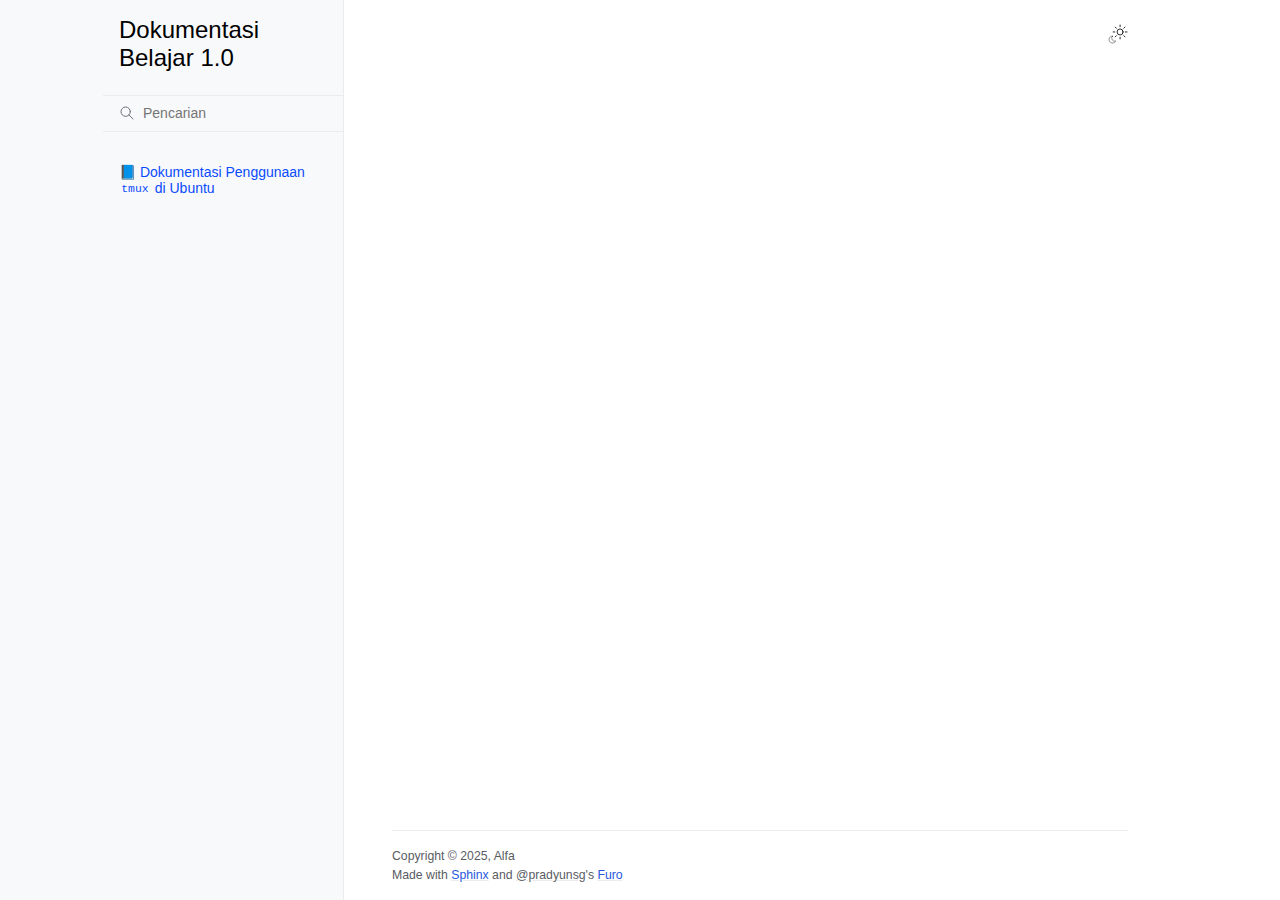
<file: search.html>
<!doctype html>
<html class="no-js" lang="id" data-content_root="./">
  <head>
<meta charset="utf-8">
    <meta name="viewport" content="width=device-width,initial-scale=1">
    <meta name="color-scheme" content="light dark"><link rel="index" title="Indeks" href="genindex.html"><link rel="search" title="Pencarian" href="#">

    <!-- Generated with Sphinx 8.2.3 and Furo 2025.09.25 -->
<meta name="robots" content="noindex" />
<title>Pencarian - Dokumentasi Belajar 1.0</title><link rel="stylesheet" type="text/css" href="_static/pygments.css?v=acfd86a5" />
    <link rel="stylesheet" type="text/css" href="_static/styles/furo.css?v=580074bf" />
    <link rel="stylesheet" type="text/css" href="_static/styles/furo-extensions.css?v=8dab3a3b" />
    
    


<style>
  body {
    --color-code-background: #f2f2f2;
  --color-code-foreground: #1e1e1e;
  
  }
  @media not print {
    body[data-theme="dark"] {
      --color-code-background: #202020;
  --color-code-foreground: #d0d0d0;
  
    }
    @media (prefers-color-scheme: dark) {
      body:not([data-theme="light"]) {
        --color-code-background: #202020;
  --color-code-foreground: #d0d0d0;
  
      }
    }
  }
</style></head>
  <body>
    
    <script>
      document.body.dataset.theme = localStorage.getItem("theme") || "auto";
    </script>
    

<svg xmlns="http://www.w3.org/2000/svg" style="display: none;">
  <symbol id="svg-toc" viewBox="0 0 24 24">
    <title>Contents</title>
    <svg stroke="currentColor" fill="currentColor" stroke-width="0" viewBox="0 0 1024 1024">
      <path d="M408 442h480c4.4 0 8-3.6 8-8v-56c0-4.4-3.6-8-8-8H408c-4.4 0-8 3.6-8 8v56c0 4.4 3.6 8 8 8zm-8 204c0 4.4 3.6 8 8 8h480c4.4 0 8-3.6 8-8v-56c0-4.4-3.6-8-8-8H408c-4.4 0-8 3.6-8 8v56zm504-486H120c-4.4 0-8 3.6-8 8v56c0 4.4 3.6 8 8 8h784c4.4 0 8-3.6 8-8v-56c0-4.4-3.6-8-8-8zm0 632H120c-4.4 0-8 3.6-8 8v56c0 4.4 3.6 8 8 8h784c4.4 0 8-3.6 8-8v-56c0-4.4-3.6-8-8-8zM115.4 518.9L271.7 642c5.8 4.6 14.4.5 14.4-6.9V388.9c0-7.4-8.5-11.5-14.4-6.9L115.4 505.1a8.74 8.74 0 0 0 0 13.8z"/>
    </svg>
  </symbol>
  <symbol id="svg-menu" viewBox="0 0 24 24">
    <title>Menu</title>
    <svg xmlns="http://www.w3.org/2000/svg" viewBox="0 0 24 24" fill="none" stroke="currentColor"
      stroke-width="2" stroke-linecap="round" stroke-linejoin="round" class="feather-menu">
      <line x1="3" y1="12" x2="21" y2="12"></line>
      <line x1="3" y1="6" x2="21" y2="6"></line>
      <line x1="3" y1="18" x2="21" y2="18"></line>
    </svg>
  </symbol>
  <symbol id="svg-arrow-right" viewBox="0 0 24 24">
    <title>Expand</title>
    <svg xmlns="http://www.w3.org/2000/svg" viewBox="0 0 24 24" fill="none" stroke="currentColor"
      stroke-width="2" stroke-linecap="round" stroke-linejoin="round" class="feather-chevron-right">
      <polyline points="9 18 15 12 9 6"></polyline>
    </svg>
  </symbol>
  <symbol id="svg-sun" viewBox="0 0 24 24">
    <title>Light mode</title>
    <svg xmlns="http://www.w3.org/2000/svg" viewBox="0 0 24 24" fill="none" stroke="currentColor"
      stroke-width="1" stroke-linecap="round" stroke-linejoin="round" class="feather-sun">
      <circle cx="12" cy="12" r="5"></circle>
      <line x1="12" y1="1" x2="12" y2="3"></line>
      <line x1="12" y1="21" x2="12" y2="23"></line>
      <line x1="4.22" y1="4.22" x2="5.64" y2="5.64"></line>
      <line x1="18.36" y1="18.36" x2="19.78" y2="19.78"></line>
      <line x1="1" y1="12" x2="3" y2="12"></line>
      <line x1="21" y1="12" x2="23" y2="12"></line>
      <line x1="4.22" y1="19.78" x2="5.64" y2="18.36"></line>
      <line x1="18.36" y1="5.64" x2="19.78" y2="4.22"></line>
    </svg>
  </symbol>
  <symbol id="svg-moon" viewBox="0 0 24 24">
    <title>Dark mode</title>
    <svg xmlns="http://www.w3.org/2000/svg" viewBox="0 0 24 24" fill="none" stroke="currentColor"
      stroke-width="1" stroke-linecap="round" stroke-linejoin="round" class="icon-tabler-moon">
      <path stroke="none" d="M0 0h24v24H0z" fill="none" />
      <path d="M12 3c.132 0 .263 0 .393 0a7.5 7.5 0 0 0 7.92 12.446a9 9 0 1 1 -8.313 -12.454z" />
    </svg>
  </symbol>
  <symbol id="svg-sun-with-moon" viewBox="0 0 24 24">
    <title>Auto light/dark, in light mode</title>
    <svg xmlns="http://www.w3.org/2000/svg" viewBox="0 0 24 24" fill="none" stroke="currentColor"
      stroke-width="1" stroke-linecap="round" stroke-linejoin="round"
      class="icon-custom-derived-from-feather-sun-and-tabler-moon">
      <path style="opacity: 50%" d="M 5.411 14.504 C 5.471 14.504 5.532 14.504 5.591 14.504 C 3.639 16.319 4.383 19.569 6.931 20.352 C 7.693 20.586 8.512 20.551 9.25 20.252 C 8.023 23.207 4.056 23.725 2.11 21.184 C 0.166 18.642 1.702 14.949 4.874 14.536 C 5.051 14.512 5.231 14.5 5.411 14.5 L 5.411 14.504 Z"/>
      <line x1="14.5" y1="3.25" x2="14.5" y2="1.25"/>
      <line x1="14.5" y1="15.85" x2="14.5" y2="17.85"/>
      <line x1="10.044" y1="5.094" x2="8.63" y2="3.68"/>
      <line x1="19" y1="14.05" x2="20.414" y2="15.464"/>
      <line x1="8.2" y1="9.55" x2="6.2" y2="9.55"/>
      <line x1="20.8" y1="9.55" x2="22.8" y2="9.55"/>
      <line x1="10.044" y1="14.006" x2="8.63" y2="15.42"/>
      <line x1="19" y1="5.05" x2="20.414" y2="3.636"/>
      <circle cx="14.5" cy="9.55" r="3.6"/>
    </svg>
  </symbol>
  <symbol id="svg-moon-with-sun" viewBox="0 0 24 24">
    <title>Auto light/dark, in dark mode</title>
    <svg xmlns="http://www.w3.org/2000/svg" viewBox="0 0 24 24" fill="none" stroke="currentColor"
      stroke-width="1" stroke-linecap="round" stroke-linejoin="round"
      class="icon-custom-derived-from-feather-sun-and-tabler-moon">
      <path d="M 8.282 7.007 C 8.385 7.007 8.494 7.007 8.595 7.007 C 5.18 10.184 6.481 15.869 10.942 17.24 C 12.275 17.648 13.706 17.589 15 17.066 C 12.851 22.236 5.91 23.143 2.505 18.696 C -0.897 14.249 1.791 7.786 7.342 7.063 C 7.652 7.021 7.965 7 8.282 7 L 8.282 7.007 Z"/>
      <line style="opacity: 50%" x1="18" y1="3.705" x2="18" y2="2.5"/>
      <line style="opacity: 50%" x1="18" y1="11.295" x2="18" y2="12.5"/>
      <line style="opacity: 50%" x1="15.316" y1="4.816" x2="14.464" y2="3.964"/>
      <line style="opacity: 50%" x1="20.711" y1="10.212" x2="21.563" y2="11.063"/>
      <line style="opacity: 50%" x1="14.205" y1="7.5" x2="13.001" y2="7.5"/>
      <line style="opacity: 50%" x1="21.795" y1="7.5" x2="23" y2="7.5"/>
      <line style="opacity: 50%" x1="15.316" y1="10.184" x2="14.464" y2="11.036"/>
      <line style="opacity: 50%" x1="20.711" y1="4.789" x2="21.563" y2="3.937"/>
      <circle style="opacity: 50%" cx="18" cy="7.5" r="2.169"/>
    </svg>
  </symbol>
  <symbol id="svg-pencil" viewBox="0 0 24 24">
    <svg xmlns="http://www.w3.org/2000/svg" viewBox="0 0 24 24" fill="none" stroke="currentColor"
      stroke-width="1" stroke-linecap="round" stroke-linejoin="round" class="icon-tabler-pencil-code">
      <path d="M4 20h4l10.5 -10.5a2.828 2.828 0 1 0 -4 -4l-10.5 10.5v4" />
      <path d="M13.5 6.5l4 4" />
      <path d="M20 21l2 -2l-2 -2" />
      <path d="M17 17l-2 2l2 2" />
    </svg>
  </symbol>
  <symbol id="svg-eye" viewBox="0 0 24 24">
    <svg xmlns="http://www.w3.org/2000/svg" viewBox="0 0 24 24" fill="none" stroke="currentColor"
      stroke-width="1" stroke-linecap="round" stroke-linejoin="round" class="icon-tabler-eye-code">
      <path stroke="none" d="M0 0h24v24H0z" fill="none" />
      <path d="M10 12a2 2 0 1 0 4 0a2 2 0 0 0 -4 0" />
      <path
        d="M11.11 17.958c-3.209 -.307 -5.91 -2.293 -8.11 -5.958c2.4 -4 5.4 -6 9 -6c3.6 0 6.6 2 9 6c-.21 .352 -.427 .688 -.647 1.008" />
      <path d="M20 21l2 -2l-2 -2" />
      <path d="M17 17l-2 2l2 2" />
    </svg>
  </symbol>
</svg>

<input type="checkbox" class="sidebar-toggle" name="__navigation" id="__navigation" aria-label="Toggle site navigation sidebar">
<input type="checkbox" class="sidebar-toggle" name="__toc" id="__toc" aria-label="Toggle table of contents sidebar">
<label class="overlay sidebar-overlay" for="__navigation"></label>
<label class="overlay toc-overlay" for="__toc"></label>

<a class="skip-to-content muted-link" href="#furo-main-content">Skip to content</a>



<div class="page">
  <header class="mobile-header">
    <div class="header-left">
      <label class="nav-overlay-icon" for="__navigation">
        <span class="icon"><svg><use href="#svg-menu"></use></svg></span>
      </label>
    </div>
    <div class="header-center">
      <a href="index.html"><div class="brand">Dokumentasi Belajar 1.0</div></a>
    </div>
    <div class="header-right">
      <div class="theme-toggle-container theme-toggle-header">
        <button class="theme-toggle" aria-label="Toggle Light / Dark / Auto color theme">
          <svg class="theme-icon-when-auto-light"><use href="#svg-sun-with-moon"></use></svg>
          <svg class="theme-icon-when-auto-dark"><use href="#svg-moon-with-sun"></use></svg>
          <svg class="theme-icon-when-dark"><use href="#svg-moon"></use></svg>
          <svg class="theme-icon-when-light"><use href="#svg-sun"></use></svg>
        </button>
      </div>
      <label class="toc-overlay-icon toc-header-icon no-toc" for="__toc">
        <span class="icon"><svg><use href="#svg-toc"></use></svg></span>
      </label>
    </div>
  </header>
  <aside class="sidebar-drawer">
    <div class="sidebar-container">
      
      <div class="sidebar-sticky"><a class="sidebar-brand" href="index.html">
  
  <span class="sidebar-brand-text">Dokumentasi Belajar 1.0</span>
  
</a><form class="sidebar-search-container" method="get" action="#" role="search">
  <input class="sidebar-search" placeholder="Pencarian" name="q" aria-label="Pencarian">
  <input type="hidden" name="check_keywords" value="yes">
  <input type="hidden" name="area" value="default">
</form>
<div id="searchbox"></div><div class="sidebar-scroll"><div class="sidebar-tree">
  <ul>
<li class="toctree-l1"><a class="reference internal" href="tmux.html">📘 Dokumentasi Penggunaan <code class="docutils literal notranslate"><span class="pre">tmux</span></code> di Ubuntu</a></li>
</ul>

</div>
</div>

      </div>
      
    </div>
  </aside>
  <div class="main">
    <div class="content">
      <div class="article-container">
        <a href="#" class="back-to-top muted-link">
          <svg xmlns="http://www.w3.org/2000/svg" viewBox="0 0 24 24">
            <path d="M13 20h-2V8l-5.5 5.5-1.42-1.42L12 4.16l7.92 7.92-1.42 1.42L13 8v12z"></path>
          </svg>
          <span>Back to top</span>
        </a>
        <div class="content-icon-container">
          <div class="theme-toggle-container theme-toggle-content">
            <button class="theme-toggle" aria-label="Toggle Light / Dark / Auto color theme">
              <svg class="theme-icon-when-auto-light"><use href="#svg-sun-with-moon"></use></svg>
              <svg class="theme-icon-when-auto-dark"><use href="#svg-moon-with-sun"></use></svg>
              <svg class="theme-icon-when-dark"><use href="#svg-moon"></use></svg>
              <svg class="theme-icon-when-light"><use href="#svg-sun"></use></svg>
            </button>
          </div>
          <label class="toc-overlay-icon toc-content-icon no-toc" for="__toc">
            <span class="icon"><svg><use href="#svg-toc"></use></svg></span>
          </label>
        </div>
        <article role="main" id="furo-main-content">
          
<noscript>
<div class="admonition error">
  <p class="admonition-title">Kesalahan</p>
  <p>
    Please activate JavaScript to enable the search functionality.
  </p>
</div>
</noscript>

<div id="search-results"></div>

        </article>
      </div>
      <footer>
        
        <div class="related-pages">
          
          
        </div>
        <div class="bottom-of-page">
          <div class="left-details">
            <div class="copyright">
                Copyright &#169; 2025, Alfa
            </div>
            Made with <a href="https://www.sphinx-doc.org/">Sphinx</a> and <a class="muted-link" href="https://pradyunsg.me">@pradyunsg</a>'s
            
            <a href="https://github.com/pradyunsg/furo">Furo</a>
            
          </div>
          <div class="right-details">
            
          </div>
        </div>
        
      </footer>
    </div>
    <aside class="toc-drawer no-toc">
      
      
      
    </aside>
  </div>
</div><script src="_static/documentation_options.js?v=6492fc31"></script>
    <script src="_static/doctools.js?v=9bcbadda"></script>
    <script src="_static/sphinx_highlight.js?v=dc90522c"></script>
    <script src="_static/scripts/furo.js?v=46bd48cc"></script>
    <script src="_static/translations.js?v=a1ed0097"></script>
    
<script src="_static/searchtools.js"></script>
<script src="_static/language_data.js"></script>
<script src="searchindex.js"></script></body>
</html>
</file>
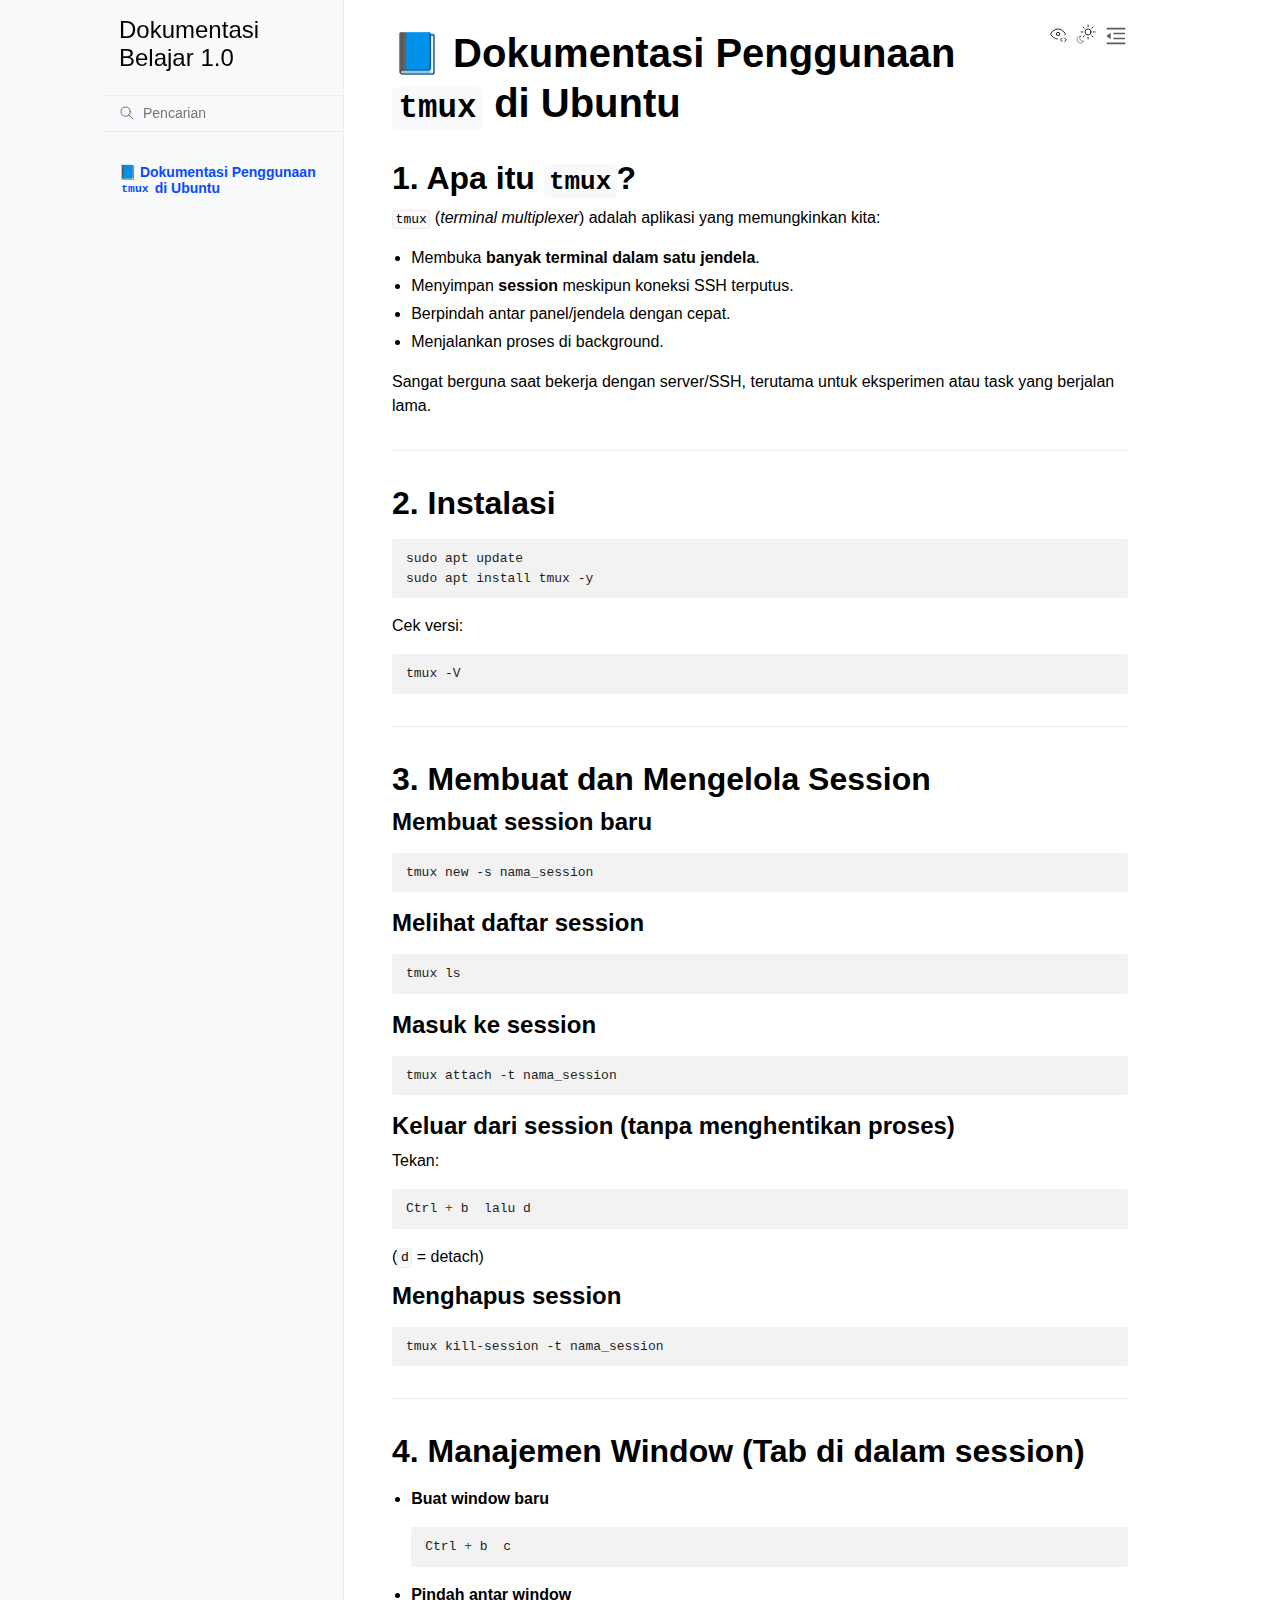
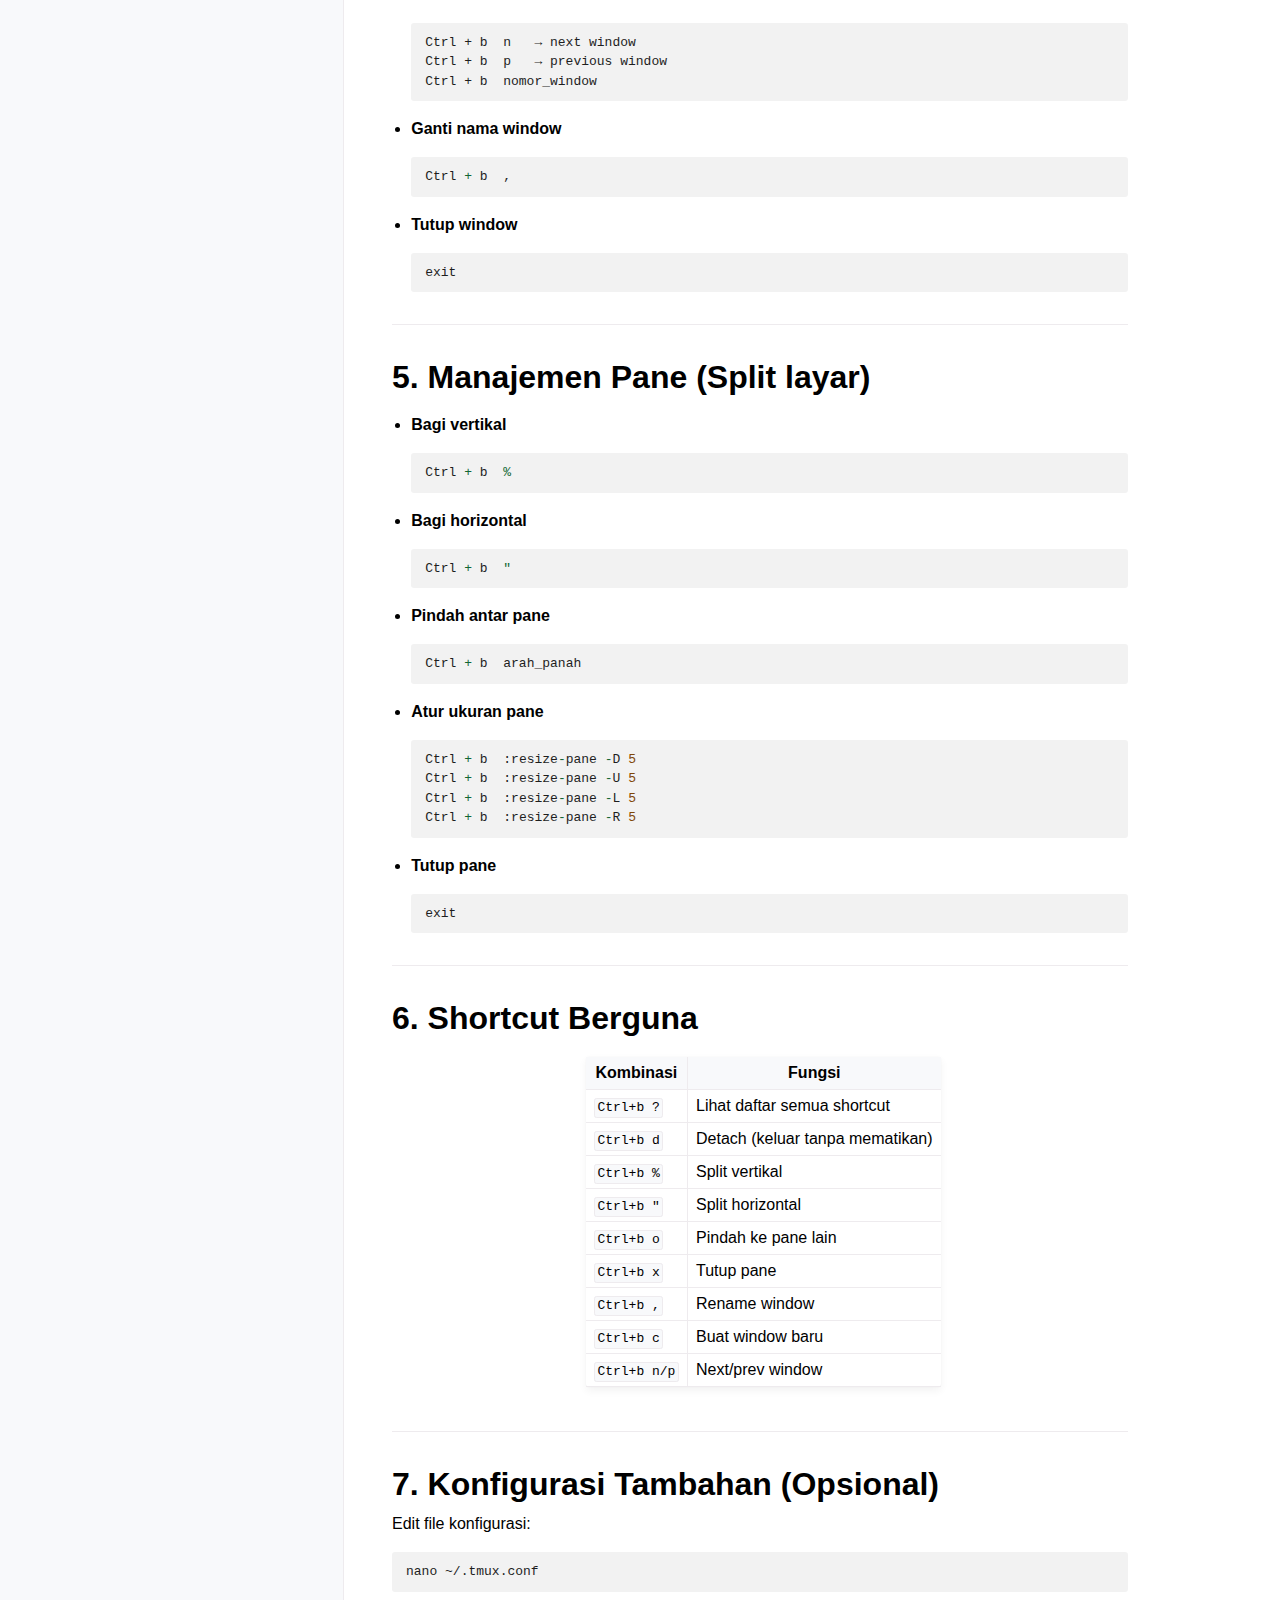
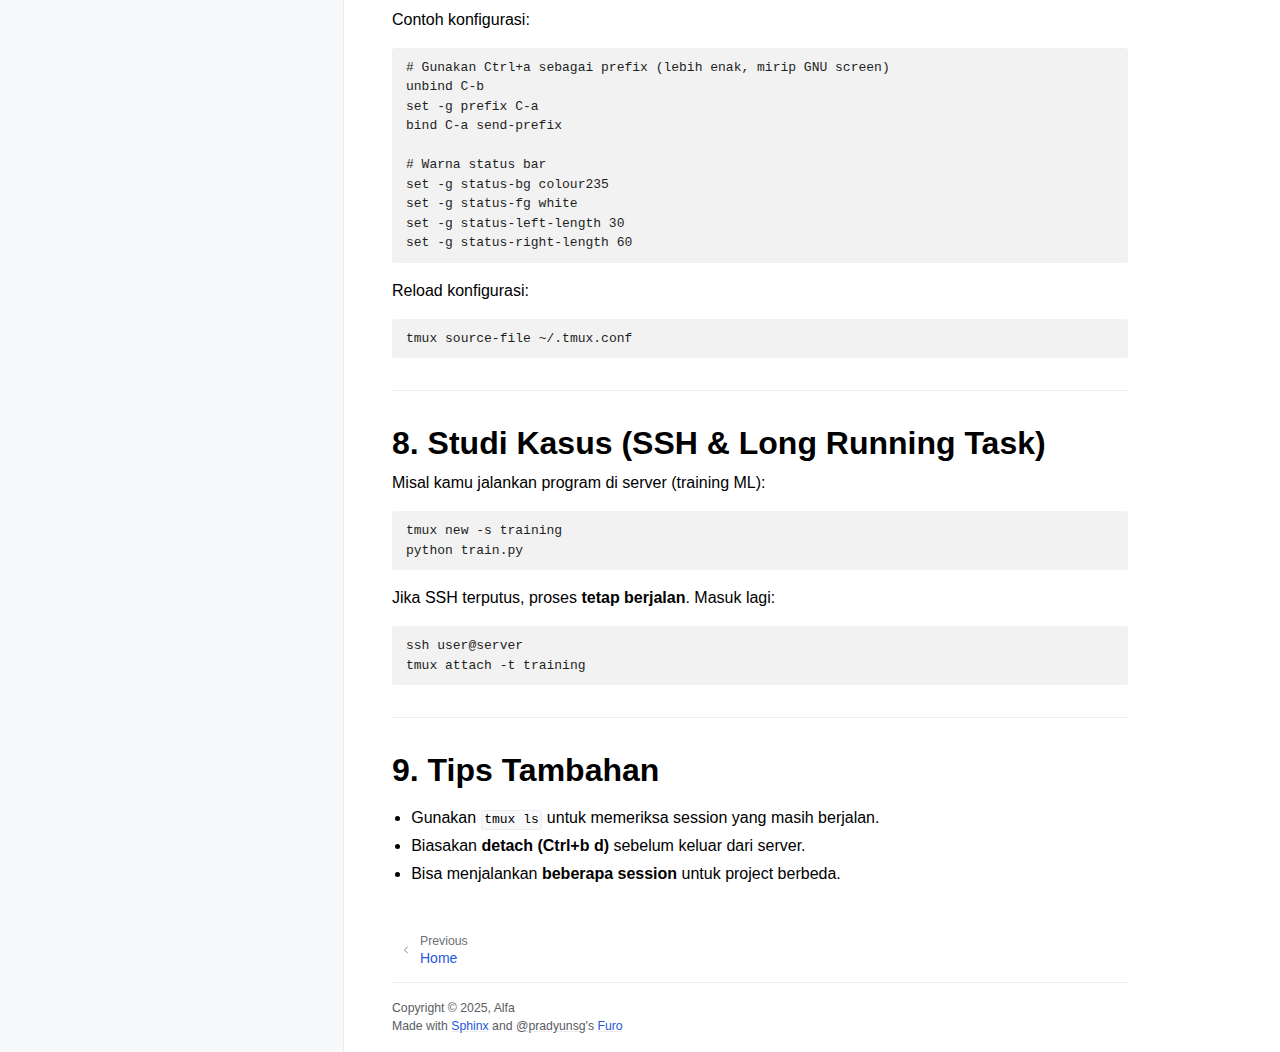
<file: tmux.html>
<!doctype html>
<html class="no-js" lang="id" data-content_root="./">
  <head><meta charset="utf-8">
    <meta name="viewport" content="width=device-width,initial-scale=1">
    <meta name="color-scheme" content="light dark"><meta name="viewport" content="width=device-width, initial-scale=1" />
<link rel="index" title="Indeks" href="genindex.html"><link rel="search" title="Pencarian" href="search.html"><link rel="prev" title="📚 Dokumentasi Belajar Alfa" href="index.html">

    <!-- Generated with Sphinx 8.2.3 and Furo 2025.09.25 -->
        <title>📘 Dokumentasi Penggunaan tmux di Ubuntu - Dokumentasi Belajar 1.0</title>
      <link rel="stylesheet" type="text/css" href="_static/pygments.css?v=acfd86a5" />
    <link rel="stylesheet" type="text/css" href="_static/styles/furo.css?v=580074bf" />
    <link rel="stylesheet" type="text/css" href="_static/styles/furo-extensions.css?v=8dab3a3b" />
    
    


<style>
  body {
    --color-code-background: #f2f2f2;
  --color-code-foreground: #1e1e1e;
  
  }
  @media not print {
    body[data-theme="dark"] {
      --color-code-background: #202020;
  --color-code-foreground: #d0d0d0;
  
    }
    @media (prefers-color-scheme: dark) {
      body:not([data-theme="light"]) {
        --color-code-background: #202020;
  --color-code-foreground: #d0d0d0;
  
      }
    }
  }
</style></head>
  <body>
    
    <script>
      document.body.dataset.theme = localStorage.getItem("theme") || "auto";
    </script>
    

<svg xmlns="http://www.w3.org/2000/svg" style="display: none;">
  <symbol id="svg-toc" viewBox="0 0 24 24">
    <title>Contents</title>
    <svg stroke="currentColor" fill="currentColor" stroke-width="0" viewBox="0 0 1024 1024">
      <path d="M408 442h480c4.4 0 8-3.6 8-8v-56c0-4.4-3.6-8-8-8H408c-4.4 0-8 3.6-8 8v56c0 4.4 3.6 8 8 8zm-8 204c0 4.4 3.6 8 8 8h480c4.4 0 8-3.6 8-8v-56c0-4.4-3.6-8-8-8H408c-4.4 0-8 3.6-8 8v56zm504-486H120c-4.4 0-8 3.6-8 8v56c0 4.4 3.6 8 8 8h784c4.4 0 8-3.6 8-8v-56c0-4.4-3.6-8-8-8zm0 632H120c-4.4 0-8 3.6-8 8v56c0 4.4 3.6 8 8 8h784c4.4 0 8-3.6 8-8v-56c0-4.4-3.6-8-8-8zM115.4 518.9L271.7 642c5.8 4.6 14.4.5 14.4-6.9V388.9c0-7.4-8.5-11.5-14.4-6.9L115.4 505.1a8.74 8.74 0 0 0 0 13.8z"/>
    </svg>
  </symbol>
  <symbol id="svg-menu" viewBox="0 0 24 24">
    <title>Menu</title>
    <svg xmlns="http://www.w3.org/2000/svg" viewBox="0 0 24 24" fill="none" stroke="currentColor"
      stroke-width="2" stroke-linecap="round" stroke-linejoin="round" class="feather-menu">
      <line x1="3" y1="12" x2="21" y2="12"></line>
      <line x1="3" y1="6" x2="21" y2="6"></line>
      <line x1="3" y1="18" x2="21" y2="18"></line>
    </svg>
  </symbol>
  <symbol id="svg-arrow-right" viewBox="0 0 24 24">
    <title>Expand</title>
    <svg xmlns="http://www.w3.org/2000/svg" viewBox="0 0 24 24" fill="none" stroke="currentColor"
      stroke-width="2" stroke-linecap="round" stroke-linejoin="round" class="feather-chevron-right">
      <polyline points="9 18 15 12 9 6"></polyline>
    </svg>
  </symbol>
  <symbol id="svg-sun" viewBox="0 0 24 24">
    <title>Light mode</title>
    <svg xmlns="http://www.w3.org/2000/svg" viewBox="0 0 24 24" fill="none" stroke="currentColor"
      stroke-width="1" stroke-linecap="round" stroke-linejoin="round" class="feather-sun">
      <circle cx="12" cy="12" r="5"></circle>
      <line x1="12" y1="1" x2="12" y2="3"></line>
      <line x1="12" y1="21" x2="12" y2="23"></line>
      <line x1="4.22" y1="4.22" x2="5.64" y2="5.64"></line>
      <line x1="18.36" y1="18.36" x2="19.78" y2="19.78"></line>
      <line x1="1" y1="12" x2="3" y2="12"></line>
      <line x1="21" y1="12" x2="23" y2="12"></line>
      <line x1="4.22" y1="19.78" x2="5.64" y2="18.36"></line>
      <line x1="18.36" y1="5.64" x2="19.78" y2="4.22"></line>
    </svg>
  </symbol>
  <symbol id="svg-moon" viewBox="0 0 24 24">
    <title>Dark mode</title>
    <svg xmlns="http://www.w3.org/2000/svg" viewBox="0 0 24 24" fill="none" stroke="currentColor"
      stroke-width="1" stroke-linecap="round" stroke-linejoin="round" class="icon-tabler-moon">
      <path stroke="none" d="M0 0h24v24H0z" fill="none" />
      <path d="M12 3c.132 0 .263 0 .393 0a7.5 7.5 0 0 0 7.92 12.446a9 9 0 1 1 -8.313 -12.454z" />
    </svg>
  </symbol>
  <symbol id="svg-sun-with-moon" viewBox="0 0 24 24">
    <title>Auto light/dark, in light mode</title>
    <svg xmlns="http://www.w3.org/2000/svg" viewBox="0 0 24 24" fill="none" stroke="currentColor"
      stroke-width="1" stroke-linecap="round" stroke-linejoin="round"
      class="icon-custom-derived-from-feather-sun-and-tabler-moon">
      <path style="opacity: 50%" d="M 5.411 14.504 C 5.471 14.504 5.532 14.504 5.591 14.504 C 3.639 16.319 4.383 19.569 6.931 20.352 C 7.693 20.586 8.512 20.551 9.25 20.252 C 8.023 23.207 4.056 23.725 2.11 21.184 C 0.166 18.642 1.702 14.949 4.874 14.536 C 5.051 14.512 5.231 14.5 5.411 14.5 L 5.411 14.504 Z"/>
      <line x1="14.5" y1="3.25" x2="14.5" y2="1.25"/>
      <line x1="14.5" y1="15.85" x2="14.5" y2="17.85"/>
      <line x1="10.044" y1="5.094" x2="8.63" y2="3.68"/>
      <line x1="19" y1="14.05" x2="20.414" y2="15.464"/>
      <line x1="8.2" y1="9.55" x2="6.2" y2="9.55"/>
      <line x1="20.8" y1="9.55" x2="22.8" y2="9.55"/>
      <line x1="10.044" y1="14.006" x2="8.63" y2="15.42"/>
      <line x1="19" y1="5.05" x2="20.414" y2="3.636"/>
      <circle cx="14.5" cy="9.55" r="3.6"/>
    </svg>
  </symbol>
  <symbol id="svg-moon-with-sun" viewBox="0 0 24 24">
    <title>Auto light/dark, in dark mode</title>
    <svg xmlns="http://www.w3.org/2000/svg" viewBox="0 0 24 24" fill="none" stroke="currentColor"
      stroke-width="1" stroke-linecap="round" stroke-linejoin="round"
      class="icon-custom-derived-from-feather-sun-and-tabler-moon">
      <path d="M 8.282 7.007 C 8.385 7.007 8.494 7.007 8.595 7.007 C 5.18 10.184 6.481 15.869 10.942 17.24 C 12.275 17.648 13.706 17.589 15 17.066 C 12.851 22.236 5.91 23.143 2.505 18.696 C -0.897 14.249 1.791 7.786 7.342 7.063 C 7.652 7.021 7.965 7 8.282 7 L 8.282 7.007 Z"/>
      <line style="opacity: 50%" x1="18" y1="3.705" x2="18" y2="2.5"/>
      <line style="opacity: 50%" x1="18" y1="11.295" x2="18" y2="12.5"/>
      <line style="opacity: 50%" x1="15.316" y1="4.816" x2="14.464" y2="3.964"/>
      <line style="opacity: 50%" x1="20.711" y1="10.212" x2="21.563" y2="11.063"/>
      <line style="opacity: 50%" x1="14.205" y1="7.5" x2="13.001" y2="7.5"/>
      <line style="opacity: 50%" x1="21.795" y1="7.5" x2="23" y2="7.5"/>
      <line style="opacity: 50%" x1="15.316" y1="10.184" x2="14.464" y2="11.036"/>
      <line style="opacity: 50%" x1="20.711" y1="4.789" x2="21.563" y2="3.937"/>
      <circle style="opacity: 50%" cx="18" cy="7.5" r="2.169"/>
    </svg>
  </symbol>
  <symbol id="svg-pencil" viewBox="0 0 24 24">
    <svg xmlns="http://www.w3.org/2000/svg" viewBox="0 0 24 24" fill="none" stroke="currentColor"
      stroke-width="1" stroke-linecap="round" stroke-linejoin="round" class="icon-tabler-pencil-code">
      <path d="M4 20h4l10.5 -10.5a2.828 2.828 0 1 0 -4 -4l-10.5 10.5v4" />
      <path d="M13.5 6.5l4 4" />
      <path d="M20 21l2 -2l-2 -2" />
      <path d="M17 17l-2 2l2 2" />
    </svg>
  </symbol>
  <symbol id="svg-eye" viewBox="0 0 24 24">
    <svg xmlns="http://www.w3.org/2000/svg" viewBox="0 0 24 24" fill="none" stroke="currentColor"
      stroke-width="1" stroke-linecap="round" stroke-linejoin="round" class="icon-tabler-eye-code">
      <path stroke="none" d="M0 0h24v24H0z" fill="none" />
      <path d="M10 12a2 2 0 1 0 4 0a2 2 0 0 0 -4 0" />
      <path
        d="M11.11 17.958c-3.209 -.307 -5.91 -2.293 -8.11 -5.958c2.4 -4 5.4 -6 9 -6c3.6 0 6.6 2 9 6c-.21 .352 -.427 .688 -.647 1.008" />
      <path d="M20 21l2 -2l-2 -2" />
      <path d="M17 17l-2 2l2 2" />
    </svg>
  </symbol>
</svg>

<input type="checkbox" class="sidebar-toggle" name="__navigation" id="__navigation" aria-label="Toggle site navigation sidebar">
<input type="checkbox" class="sidebar-toggle" name="__toc" id="__toc" aria-label="Toggle table of contents sidebar">
<label class="overlay sidebar-overlay" for="__navigation"></label>
<label class="overlay toc-overlay" for="__toc"></label>

<a class="skip-to-content muted-link" href="#furo-main-content">Skip to content</a>



<div class="page">
  <header class="mobile-header">
    <div class="header-left">
      <label class="nav-overlay-icon" for="__navigation">
        <span class="icon"><svg><use href="#svg-menu"></use></svg></span>
      </label>
    </div>
    <div class="header-center">
      <a href="index.html"><div class="brand">Dokumentasi Belajar 1.0</div></a>
    </div>
    <div class="header-right">
      <div class="theme-toggle-container theme-toggle-header">
        <button class="theme-toggle" aria-label="Toggle Light / Dark / Auto color theme">
          <svg class="theme-icon-when-auto-light"><use href="#svg-sun-with-moon"></use></svg>
          <svg class="theme-icon-when-auto-dark"><use href="#svg-moon-with-sun"></use></svg>
          <svg class="theme-icon-when-dark"><use href="#svg-moon"></use></svg>
          <svg class="theme-icon-when-light"><use href="#svg-sun"></use></svg>
        </button>
      </div>
      <label class="toc-overlay-icon toc-header-icon" for="__toc">
        <span class="icon"><svg><use href="#svg-toc"></use></svg></span>
      </label>
    </div>
  </header>
  <aside class="sidebar-drawer">
    <div class="sidebar-container">
      
      <div class="sidebar-sticky"><a class="sidebar-brand" href="index.html">
  
  <span class="sidebar-brand-text">Dokumentasi Belajar 1.0</span>
  
</a><form class="sidebar-search-container" method="get" action="search.html" role="search">
  <input class="sidebar-search" placeholder="Pencarian" name="q" aria-label="Pencarian">
  <input type="hidden" name="check_keywords" value="yes">
  <input type="hidden" name="area" value="default">
</form>
<div id="searchbox"></div><div class="sidebar-scroll"><div class="sidebar-tree">
  <ul class="current">
<li class="toctree-l1 current current-page"><a class="current reference internal" href="#">📘 Dokumentasi Penggunaan <code class="docutils literal notranslate"><span class="pre">tmux</span></code> di Ubuntu</a></li>
</ul>

</div>
</div>

      </div>
      
    </div>
  </aside>
  <div class="main">
    <div class="content">
      <div class="article-container">
        <a href="#" class="back-to-top muted-link">
          <svg xmlns="http://www.w3.org/2000/svg" viewBox="0 0 24 24">
            <path d="M13 20h-2V8l-5.5 5.5-1.42-1.42L12 4.16l7.92 7.92-1.42 1.42L13 8v12z"></path>
          </svg>
          <span>Back to top</span>
        </a>
        <div class="content-icon-container">
          <div class="view-this-page">
  <a class="muted-link" href="_sources/tmux.md.txt" title="View this page">
    <svg><use href="#svg-eye"></use></svg>
    <span class="visually-hidden">View this page</span>
  </a>
</div>
<div class="theme-toggle-container theme-toggle-content">
            <button class="theme-toggle" aria-label="Toggle Light / Dark / Auto color theme">
              <svg class="theme-icon-when-auto-light"><use href="#svg-sun-with-moon"></use></svg>
              <svg class="theme-icon-when-auto-dark"><use href="#svg-moon-with-sun"></use></svg>
              <svg class="theme-icon-when-dark"><use href="#svg-moon"></use></svg>
              <svg class="theme-icon-when-light"><use href="#svg-sun"></use></svg>
            </button>
          </div>
          <label class="toc-overlay-icon toc-content-icon" for="__toc">
            <span class="icon"><svg><use href="#svg-toc"></use></svg></span>
          </label>
        </div>
        <article role="main" id="furo-main-content">
          <section id="dokumentasi-penggunaan-tmux-di-ubuntu">
<h1>📘 Dokumentasi Penggunaan <code class="docutils literal notranslate"><span class="pre">tmux</span></code> di Ubuntu<a class="headerlink" href="#dokumentasi-penggunaan-tmux-di-ubuntu" title="Link to this heading">¶</a></h1>
<section id="apa-itu-tmux">
<h2>1. Apa itu <code class="docutils literal notranslate"><span class="pre">tmux</span></code>?<a class="headerlink" href="#apa-itu-tmux" title="Link to this heading">¶</a></h2>
<p><code class="docutils literal notranslate"><span class="pre">tmux</span></code> (<em>terminal multiplexer</em>) adalah aplikasi yang memungkinkan kita:</p>
<ul class="simple">
<li><p>Membuka <strong>banyak terminal dalam satu jendela</strong>.</p></li>
<li><p>Menyimpan <strong>session</strong> meskipun koneksi SSH terputus.</p></li>
<li><p>Berpindah antar panel/jendela dengan cepat.</p></li>
<li><p>Menjalankan proses di background.</p></li>
</ul>
<p>Sangat berguna saat bekerja dengan server/SSH, terutama untuk eksperimen atau task yang berjalan lama.</p>
</section>
<hr class="docutils" />
<section id="instalasi">
<h2>2. Instalasi<a class="headerlink" href="#instalasi" title="Link to this heading">¶</a></h2>
<div class="highlight-bash notranslate"><div class="highlight"><pre><span></span>sudo<span class="w"> </span>apt<span class="w"> </span>update
sudo<span class="w"> </span>apt<span class="w"> </span>install<span class="w"> </span>tmux<span class="w"> </span>-y
</pre></div>
</div>
<p>Cek versi:</p>
<div class="highlight-bash notranslate"><div class="highlight"><pre><span></span>tmux<span class="w"> </span>-V
</pre></div>
</div>
</section>
<hr class="docutils" />
<section id="membuat-dan-mengelola-session">
<h2>3. Membuat dan Mengelola Session<a class="headerlink" href="#membuat-dan-mengelola-session" title="Link to this heading">¶</a></h2>
<section id="membuat-session-baru">
<h3>Membuat session baru<a class="headerlink" href="#membuat-session-baru" title="Link to this heading">¶</a></h3>
<div class="highlight-bash notranslate"><div class="highlight"><pre><span></span>tmux<span class="w"> </span>new<span class="w"> </span>-s<span class="w"> </span>nama_session
</pre></div>
</div>
</section>
<section id="melihat-daftar-session">
<h3>Melihat daftar session<a class="headerlink" href="#melihat-daftar-session" title="Link to this heading">¶</a></h3>
<div class="highlight-bash notranslate"><div class="highlight"><pre><span></span>tmux<span class="w"> </span>ls
</pre></div>
</div>
</section>
<section id="masuk-ke-session">
<h3>Masuk ke session<a class="headerlink" href="#masuk-ke-session" title="Link to this heading">¶</a></h3>
<div class="highlight-bash notranslate"><div class="highlight"><pre><span></span>tmux<span class="w"> </span>attach<span class="w"> </span>-t<span class="w"> </span>nama_session
</pre></div>
</div>
</section>
<section id="keluar-dari-session-tanpa-menghentikan-proses">
<h3>Keluar dari session (tanpa menghentikan proses)<a class="headerlink" href="#keluar-dari-session-tanpa-menghentikan-proses" title="Link to this heading">¶</a></h3>
<p>Tekan:</p>
<div class="highlight-default notranslate"><div class="highlight"><pre><span></span><span class="n">Ctrl</span> <span class="o">+</span> <span class="n">b</span>  <span class="n">lalu</span> <span class="n">d</span>
</pre></div>
</div>
<p>(<code class="docutils literal notranslate"><span class="pre">d</span></code> = detach)</p>
</section>
<section id="menghapus-session">
<h3>Menghapus session<a class="headerlink" href="#menghapus-session" title="Link to this heading">¶</a></h3>
<div class="highlight-bash notranslate"><div class="highlight"><pre><span></span>tmux<span class="w"> </span>kill-session<span class="w"> </span>-t<span class="w"> </span>nama_session
</pre></div>
</div>
</section>
</section>
<hr class="docutils" />
<section id="manajemen-window-tab-di-dalam-session">
<h2>4. Manajemen Window (Tab di dalam session)<a class="headerlink" href="#manajemen-window-tab-di-dalam-session" title="Link to this heading">¶</a></h2>
<ul>
<li><p><strong>Buat window baru</strong></p>
<div class="highlight-default notranslate"><div class="highlight"><pre><span></span><span class="n">Ctrl</span> <span class="o">+</span> <span class="n">b</span>  <span class="n">c</span>
</pre></div>
</div>
</li>
<li><p><strong>Pindah antar window</strong></p>
<div class="highlight-default notranslate"><div class="highlight"><pre><span></span>Ctrl + b  n   → next window
Ctrl + b  p   → previous window
Ctrl + b  nomor_window
</pre></div>
</div>
</li>
<li><p><strong>Ganti nama window</strong></p>
<div class="highlight-default notranslate"><div class="highlight"><pre><span></span><span class="n">Ctrl</span> <span class="o">+</span> <span class="n">b</span>  <span class="p">,</span> 
</pre></div>
</div>
</li>
<li><p><strong>Tutup window</strong></p>
<div class="highlight-default notranslate"><div class="highlight"><pre><span></span><span class="n">exit</span>
</pre></div>
</div>
</li>
</ul>
</section>
<hr class="docutils" />
<section id="manajemen-pane-split-layar">
<h2>5. Manajemen Pane (Split layar)<a class="headerlink" href="#manajemen-pane-split-layar" title="Link to this heading">¶</a></h2>
<ul>
<li><p><strong>Bagi vertikal</strong></p>
<div class="highlight-default notranslate"><div class="highlight"><pre><span></span><span class="n">Ctrl</span> <span class="o">+</span> <span class="n">b</span>  <span class="o">%</span>
</pre></div>
</div>
</li>
<li><p><strong>Bagi horizontal</strong></p>
<div class="highlight-default notranslate"><div class="highlight"><pre><span></span><span class="n">Ctrl</span> <span class="o">+</span> <span class="n">b</span>  <span class="s2">&quot;</span>
</pre></div>
</div>
</li>
<li><p><strong>Pindah antar pane</strong></p>
<div class="highlight-default notranslate"><div class="highlight"><pre><span></span><span class="n">Ctrl</span> <span class="o">+</span> <span class="n">b</span>  <span class="n">arah_panah</span>
</pre></div>
</div>
</li>
<li><p><strong>Atur ukuran pane</strong></p>
<div class="highlight-default notranslate"><div class="highlight"><pre><span></span><span class="n">Ctrl</span> <span class="o">+</span> <span class="n">b</span>  <span class="p">:</span><span class="n">resize</span><span class="o">-</span><span class="n">pane</span> <span class="o">-</span><span class="n">D</span> <span class="mi">5</span>
<span class="n">Ctrl</span> <span class="o">+</span> <span class="n">b</span>  <span class="p">:</span><span class="n">resize</span><span class="o">-</span><span class="n">pane</span> <span class="o">-</span><span class="n">U</span> <span class="mi">5</span>
<span class="n">Ctrl</span> <span class="o">+</span> <span class="n">b</span>  <span class="p">:</span><span class="n">resize</span><span class="o">-</span><span class="n">pane</span> <span class="o">-</span><span class="n">L</span> <span class="mi">5</span>
<span class="n">Ctrl</span> <span class="o">+</span> <span class="n">b</span>  <span class="p">:</span><span class="n">resize</span><span class="o">-</span><span class="n">pane</span> <span class="o">-</span><span class="n">R</span> <span class="mi">5</span>
</pre></div>
</div>
</li>
<li><p><strong>Tutup pane</strong></p>
<div class="highlight-default notranslate"><div class="highlight"><pre><span></span><span class="n">exit</span>
</pre></div>
</div>
</li>
</ul>
</section>
<hr class="docutils" />
<section id="shortcut-berguna">
<h2>6. Shortcut Berguna<a class="headerlink" href="#shortcut-berguna" title="Link to this heading">¶</a></h2>
<div class="table-wrapper colwidths-auto docutils container">
<table class="docutils align-default">
<thead>
<tr class="row-odd"><th class="head"><p>Kombinasi</p></th>
<th class="head"><p>Fungsi</p></th>
</tr>
</thead>
<tbody>
<tr class="row-even"><td><p><code class="docutils literal notranslate"><span class="pre">Ctrl+b</span> <span class="pre">?</span></code></p></td>
<td><p>Lihat daftar semua shortcut</p></td>
</tr>
<tr class="row-odd"><td><p><code class="docutils literal notranslate"><span class="pre">Ctrl+b</span> <span class="pre">d</span></code></p></td>
<td><p>Detach (keluar tanpa mematikan)</p></td>
</tr>
<tr class="row-even"><td><p><code class="docutils literal notranslate"><span class="pre">Ctrl+b</span> <span class="pre">%</span></code></p></td>
<td><p>Split vertikal</p></td>
</tr>
<tr class="row-odd"><td><p><code class="docutils literal notranslate"><span class="pre">Ctrl+b</span> <span class="pre">&quot;</span></code></p></td>
<td><p>Split horizontal</p></td>
</tr>
<tr class="row-even"><td><p><code class="docutils literal notranslate"><span class="pre">Ctrl+b</span> <span class="pre">o</span></code></p></td>
<td><p>Pindah ke pane lain</p></td>
</tr>
<tr class="row-odd"><td><p><code class="docutils literal notranslate"><span class="pre">Ctrl+b</span> <span class="pre">x</span></code></p></td>
<td><p>Tutup pane</p></td>
</tr>
<tr class="row-even"><td><p><code class="docutils literal notranslate"><span class="pre">Ctrl+b</span> <span class="pre">,</span></code></p></td>
<td><p>Rename window</p></td>
</tr>
<tr class="row-odd"><td><p><code class="docutils literal notranslate"><span class="pre">Ctrl+b</span> <span class="pre">c</span></code></p></td>
<td><p>Buat window baru</p></td>
</tr>
<tr class="row-even"><td><p><code class="docutils literal notranslate"><span class="pre">Ctrl+b</span> <span class="pre">n/p</span></code></p></td>
<td><p>Next/prev window</p></td>
</tr>
</tbody>
</table>
</div>
</section>
<hr class="docutils" />
<section id="konfigurasi-tambahan-opsional">
<h2>7. Konfigurasi Tambahan (Opsional)<a class="headerlink" href="#konfigurasi-tambahan-opsional" title="Link to this heading">¶</a></h2>
<p>Edit file konfigurasi:</p>
<div class="highlight-bash notranslate"><div class="highlight"><pre><span></span>nano<span class="w"> </span>~/.tmux.conf
</pre></div>
</div>
<p>Contoh konfigurasi:</p>
<div class="highlight-conf notranslate"><div class="highlight"><pre><span></span># Gunakan Ctrl+a sebagai prefix (lebih enak, mirip GNU screen)
unbind C-b
set -g prefix C-a
bind C-a send-prefix

# Warna status bar
set -g status-bg colour235
set -g status-fg white
set -g status-left-length 30
set -g status-right-length 60
</pre></div>
</div>
<p>Reload konfigurasi:</p>
<div class="highlight-bash notranslate"><div class="highlight"><pre><span></span>tmux<span class="w"> </span>source-file<span class="w"> </span>~/.tmux.conf
</pre></div>
</div>
</section>
<hr class="docutils" />
<section id="studi-kasus-ssh-long-running-task">
<h2>8. Studi Kasus (SSH &amp; Long Running Task)<a class="headerlink" href="#studi-kasus-ssh-long-running-task" title="Link to this heading">¶</a></h2>
<p>Misal kamu jalankan program di server (training ML):</p>
<div class="highlight-bash notranslate"><div class="highlight"><pre><span></span>tmux<span class="w"> </span>new<span class="w"> </span>-s<span class="w"> </span>training
python<span class="w"> </span>train.py
</pre></div>
</div>
<p>Jika SSH terputus, proses <strong>tetap berjalan</strong>.
Masuk lagi:</p>
<div class="highlight-bash notranslate"><div class="highlight"><pre><span></span>ssh<span class="w"> </span>user@server
tmux<span class="w"> </span>attach<span class="w"> </span>-t<span class="w"> </span>training
</pre></div>
</div>
</section>
<hr class="docutils" />
<section id="tips-tambahan">
<h2>9. Tips Tambahan<a class="headerlink" href="#tips-tambahan" title="Link to this heading">¶</a></h2>
<ul class="simple">
<li><p>Gunakan <code class="docutils literal notranslate"><span class="pre">tmux</span> <span class="pre">ls</span></code> untuk memeriksa session yang masih berjalan.</p></li>
<li><p>Biasakan <strong>detach (Ctrl+b d)</strong> sebelum keluar dari server.</p></li>
<li><p>Bisa menjalankan <strong>beberapa session</strong> untuk project berbeda.</p></li>
</ul>
</section>
</section>

        </article>
      </div>
      <footer>
        
        <div class="related-pages">
          
          <a class="prev-page" href="index.html">
              <svg class="furo-related-icon"><use href="#svg-arrow-right"></use></svg>
              <div class="page-info">
                <div class="context">
                  <span>Previous</span>
                </div>
                
                <div class="title">Home</div>
                
              </div>
            </a>
        </div>
        <div class="bottom-of-page">
          <div class="left-details">
            <div class="copyright">
                Copyright &#169; 2025, Alfa
            </div>
            Made with <a href="https://www.sphinx-doc.org/">Sphinx</a> and <a class="muted-link" href="https://pradyunsg.me">@pradyunsg</a>'s
            
            <a href="https://github.com/pradyunsg/furo">Furo</a>
            
          </div>
          <div class="right-details">
            
          </div>
        </div>
        
      </footer>
    </div>
    <aside class="toc-drawer">
      
      
      <div class="toc-sticky toc-scroll">
        <div class="toc-title-container">
          <span class="toc-title">
            On this page
          </span>
        </div>
        <div class="toc-tree-container">
          <div class="toc-tree">
            <ul>
<li><a class="reference internal" href="#">📘 Dokumentasi Penggunaan <code class="docutils literal notranslate"><span class="pre">tmux</span></code> di Ubuntu</a><ul>
<li><a class="reference internal" href="#apa-itu-tmux">1. Apa itu <code class="docutils literal notranslate"><span class="pre">tmux</span></code>?</a></li>
<li><a class="reference internal" href="#instalasi">2. Instalasi</a></li>
<li><a class="reference internal" href="#membuat-dan-mengelola-session">3. Membuat dan Mengelola Session</a><ul>
<li><a class="reference internal" href="#membuat-session-baru">Membuat session baru</a></li>
<li><a class="reference internal" href="#melihat-daftar-session">Melihat daftar session</a></li>
<li><a class="reference internal" href="#masuk-ke-session">Masuk ke session</a></li>
<li><a class="reference internal" href="#keluar-dari-session-tanpa-menghentikan-proses">Keluar dari session (tanpa menghentikan proses)</a></li>
<li><a class="reference internal" href="#menghapus-session">Menghapus session</a></li>
</ul>
</li>
<li><a class="reference internal" href="#manajemen-window-tab-di-dalam-session">4. Manajemen Window (Tab di dalam session)</a></li>
<li><a class="reference internal" href="#manajemen-pane-split-layar">5. Manajemen Pane (Split layar)</a></li>
<li><a class="reference internal" href="#shortcut-berguna">6. Shortcut Berguna</a></li>
<li><a class="reference internal" href="#konfigurasi-tambahan-opsional">7. Konfigurasi Tambahan (Opsional)</a></li>
<li><a class="reference internal" href="#studi-kasus-ssh-long-running-task">8. Studi Kasus (SSH &amp; Long Running Task)</a></li>
<li><a class="reference internal" href="#tips-tambahan">9. Tips Tambahan</a></li>
</ul>
</li>
</ul>

          </div>
        </div>
      </div>
      
      
    </aside>
  </div>
</div><script src="_static/documentation_options.js?v=6492fc31"></script>
    <script src="_static/doctools.js?v=9bcbadda"></script>
    <script src="_static/sphinx_highlight.js?v=dc90522c"></script>
    <script src="_static/scripts/furo.js?v=46bd48cc"></script>
    <script src="_static/translations.js?v=a1ed0097"></script>
    </body>
</html>
</file>
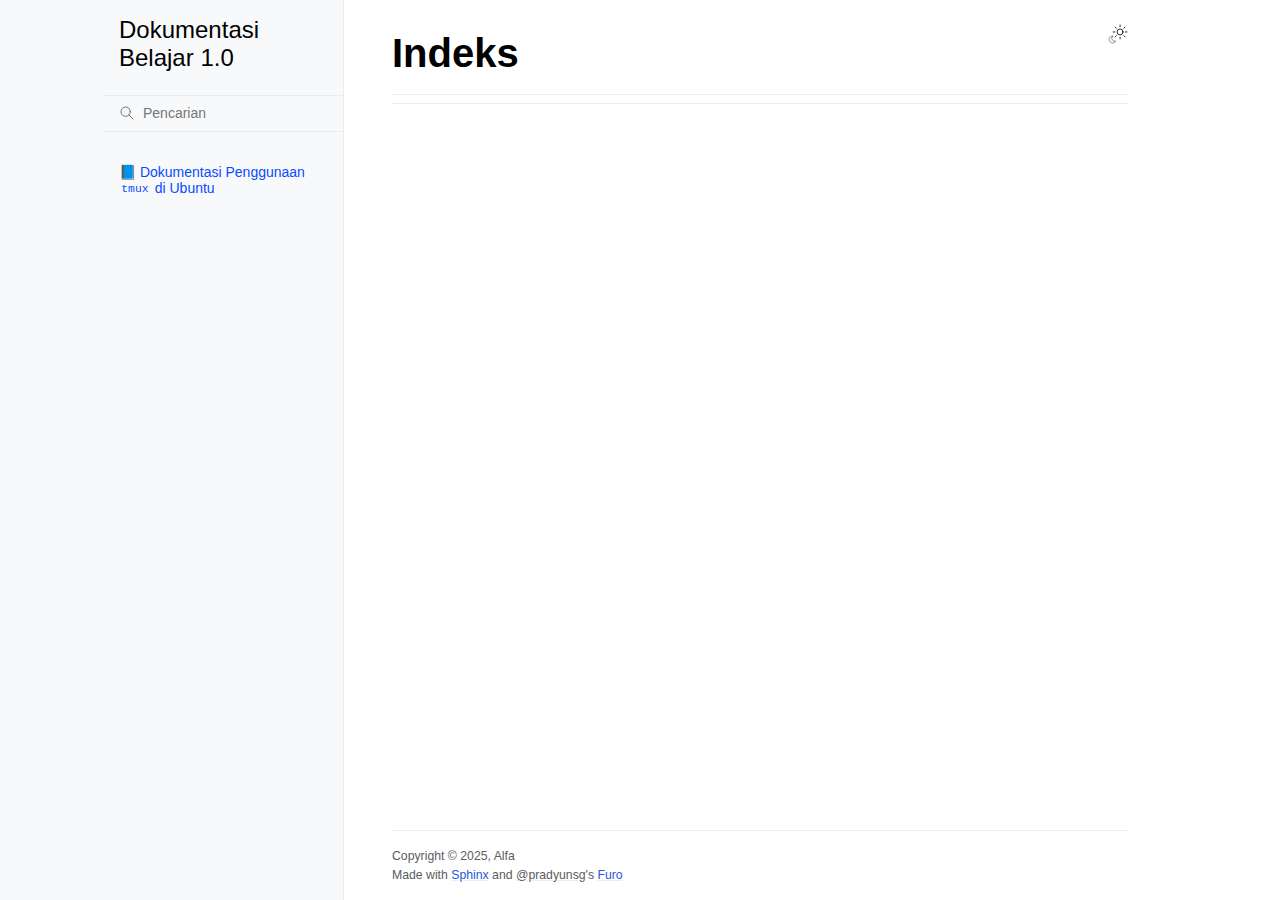
<file: _build/html/genindex.html>
<!doctype html>
<html class="no-js" lang="id" data-content_root="./">
  <head><meta charset="utf-8">
    <meta name="viewport" content="width=device-width,initial-scale=1">
    <meta name="color-scheme" content="light dark"><link rel="index" title="Indeks" href="#"><link rel="search" title="Pencarian" href="search.html">

    <!-- Generated with Sphinx 8.2.3 and Furo 2025.09.25 --><title>Indeks - Dokumentasi Belajar 1.0</title>
<link rel="stylesheet" type="text/css" href="_static/pygments.css?v=acfd86a5" />
    <link rel="stylesheet" type="text/css" href="_static/styles/furo.css?v=580074bf" />
    <link rel="stylesheet" type="text/css" href="_static/styles/furo-extensions.css?v=8dab3a3b" />
    
    


<style>
  body {
    --color-code-background: #f2f2f2;
  --color-code-foreground: #1e1e1e;
  
  }
  @media not print {
    body[data-theme="dark"] {
      --color-code-background: #202020;
  --color-code-foreground: #d0d0d0;
  
    }
    @media (prefers-color-scheme: dark) {
      body:not([data-theme="light"]) {
        --color-code-background: #202020;
  --color-code-foreground: #d0d0d0;
  
      }
    }
  }
</style></head>
  <body>
    
    <script>
      document.body.dataset.theme = localStorage.getItem("theme") || "auto";
    </script>
    

<svg xmlns="http://www.w3.org/2000/svg" style="display: none;">
  <symbol id="svg-toc" viewBox="0 0 24 24">
    <title>Contents</title>
    <svg stroke="currentColor" fill="currentColor" stroke-width="0" viewBox="0 0 1024 1024">
      <path d="M408 442h480c4.4 0 8-3.6 8-8v-56c0-4.4-3.6-8-8-8H408c-4.4 0-8 3.6-8 8v56c0 4.4 3.6 8 8 8zm-8 204c0 4.4 3.6 8 8 8h480c4.4 0 8-3.6 8-8v-56c0-4.4-3.6-8-8-8H408c-4.4 0-8 3.6-8 8v56zm504-486H120c-4.4 0-8 3.6-8 8v56c0 4.4 3.6 8 8 8h784c4.4 0 8-3.6 8-8v-56c0-4.4-3.6-8-8-8zm0 632H120c-4.4 0-8 3.6-8 8v56c0 4.4 3.6 8 8 8h784c4.4 0 8-3.6 8-8v-56c0-4.4-3.6-8-8-8zM115.4 518.9L271.7 642c5.8 4.6 14.4.5 14.4-6.9V388.9c0-7.4-8.5-11.5-14.4-6.9L115.4 505.1a8.74 8.74 0 0 0 0 13.8z"/>
    </svg>
  </symbol>
  <symbol id="svg-menu" viewBox="0 0 24 24">
    <title>Menu</title>
    <svg xmlns="http://www.w3.org/2000/svg" viewBox="0 0 24 24" fill="none" stroke="currentColor"
      stroke-width="2" stroke-linecap="round" stroke-linejoin="round" class="feather-menu">
      <line x1="3" y1="12" x2="21" y2="12"></line>
      <line x1="3" y1="6" x2="21" y2="6"></line>
      <line x1="3" y1="18" x2="21" y2="18"></line>
    </svg>
  </symbol>
  <symbol id="svg-arrow-right" viewBox="0 0 24 24">
    <title>Expand</title>
    <svg xmlns="http://www.w3.org/2000/svg" viewBox="0 0 24 24" fill="none" stroke="currentColor"
      stroke-width="2" stroke-linecap="round" stroke-linejoin="round" class="feather-chevron-right">
      <polyline points="9 18 15 12 9 6"></polyline>
    </svg>
  </symbol>
  <symbol id="svg-sun" viewBox="0 0 24 24">
    <title>Light mode</title>
    <svg xmlns="http://www.w3.org/2000/svg" viewBox="0 0 24 24" fill="none" stroke="currentColor"
      stroke-width="1" stroke-linecap="round" stroke-linejoin="round" class="feather-sun">
      <circle cx="12" cy="12" r="5"></circle>
      <line x1="12" y1="1" x2="12" y2="3"></line>
      <line x1="12" y1="21" x2="12" y2="23"></line>
      <line x1="4.22" y1="4.22" x2="5.64" y2="5.64"></line>
      <line x1="18.36" y1="18.36" x2="19.78" y2="19.78"></line>
      <line x1="1" y1="12" x2="3" y2="12"></line>
      <line x1="21" y1="12" x2="23" y2="12"></line>
      <line x1="4.22" y1="19.78" x2="5.64" y2="18.36"></line>
      <line x1="18.36" y1="5.64" x2="19.78" y2="4.22"></line>
    </svg>
  </symbol>
  <symbol id="svg-moon" viewBox="0 0 24 24">
    <title>Dark mode</title>
    <svg xmlns="http://www.w3.org/2000/svg" viewBox="0 0 24 24" fill="none" stroke="currentColor"
      stroke-width="1" stroke-linecap="round" stroke-linejoin="round" class="icon-tabler-moon">
      <path stroke="none" d="M0 0h24v24H0z" fill="none" />
      <path d="M12 3c.132 0 .263 0 .393 0a7.5 7.5 0 0 0 7.92 12.446a9 9 0 1 1 -8.313 -12.454z" />
    </svg>
  </symbol>
  <symbol id="svg-sun-with-moon" viewBox="0 0 24 24">
    <title>Auto light/dark, in light mode</title>
    <svg xmlns="http://www.w3.org/2000/svg" viewBox="0 0 24 24" fill="none" stroke="currentColor"
      stroke-width="1" stroke-linecap="round" stroke-linejoin="round"
      class="icon-custom-derived-from-feather-sun-and-tabler-moon">
      <path style="opacity: 50%" d="M 5.411 14.504 C 5.471 14.504 5.532 14.504 5.591 14.504 C 3.639 16.319 4.383 19.569 6.931 20.352 C 7.693 20.586 8.512 20.551 9.25 20.252 C 8.023 23.207 4.056 23.725 2.11 21.184 C 0.166 18.642 1.702 14.949 4.874 14.536 C 5.051 14.512 5.231 14.5 5.411 14.5 L 5.411 14.504 Z"/>
      <line x1="14.5" y1="3.25" x2="14.5" y2="1.25"/>
      <line x1="14.5" y1="15.85" x2="14.5" y2="17.85"/>
      <line x1="10.044" y1="5.094" x2="8.63" y2="3.68"/>
      <line x1="19" y1="14.05" x2="20.414" y2="15.464"/>
      <line x1="8.2" y1="9.55" x2="6.2" y2="9.55"/>
      <line x1="20.8" y1="9.55" x2="22.8" y2="9.55"/>
      <line x1="10.044" y1="14.006" x2="8.63" y2="15.42"/>
      <line x1="19" y1="5.05" x2="20.414" y2="3.636"/>
      <circle cx="14.5" cy="9.55" r="3.6"/>
    </svg>
  </symbol>
  <symbol id="svg-moon-with-sun" viewBox="0 0 24 24">
    <title>Auto light/dark, in dark mode</title>
    <svg xmlns="http://www.w3.org/2000/svg" viewBox="0 0 24 24" fill="none" stroke="currentColor"
      stroke-width="1" stroke-linecap="round" stroke-linejoin="round"
      class="icon-custom-derived-from-feather-sun-and-tabler-moon">
      <path d="M 8.282 7.007 C 8.385 7.007 8.494 7.007 8.595 7.007 C 5.18 10.184 6.481 15.869 10.942 17.24 C 12.275 17.648 13.706 17.589 15 17.066 C 12.851 22.236 5.91 23.143 2.505 18.696 C -0.897 14.249 1.791 7.786 7.342 7.063 C 7.652 7.021 7.965 7 8.282 7 L 8.282 7.007 Z"/>
      <line style="opacity: 50%" x1="18" y1="3.705" x2="18" y2="2.5"/>
      <line style="opacity: 50%" x1="18" y1="11.295" x2="18" y2="12.5"/>
      <line style="opacity: 50%" x1="15.316" y1="4.816" x2="14.464" y2="3.964"/>
      <line style="opacity: 50%" x1="20.711" y1="10.212" x2="21.563" y2="11.063"/>
      <line style="opacity: 50%" x1="14.205" y1="7.5" x2="13.001" y2="7.5"/>
      <line style="opacity: 50%" x1="21.795" y1="7.5" x2="23" y2="7.5"/>
      <line style="opacity: 50%" x1="15.316" y1="10.184" x2="14.464" y2="11.036"/>
      <line style="opacity: 50%" x1="20.711" y1="4.789" x2="21.563" y2="3.937"/>
      <circle style="opacity: 50%" cx="18" cy="7.5" r="2.169"/>
    </svg>
  </symbol>
  <symbol id="svg-pencil" viewBox="0 0 24 24">
    <svg xmlns="http://www.w3.org/2000/svg" viewBox="0 0 24 24" fill="none" stroke="currentColor"
      stroke-width="1" stroke-linecap="round" stroke-linejoin="round" class="icon-tabler-pencil-code">
      <path d="M4 20h4l10.5 -10.5a2.828 2.828 0 1 0 -4 -4l-10.5 10.5v4" />
      <path d="M13.5 6.5l4 4" />
      <path d="M20 21l2 -2l-2 -2" />
      <path d="M17 17l-2 2l2 2" />
    </svg>
  </symbol>
  <symbol id="svg-eye" viewBox="0 0 24 24">
    <svg xmlns="http://www.w3.org/2000/svg" viewBox="0 0 24 24" fill="none" stroke="currentColor"
      stroke-width="1" stroke-linecap="round" stroke-linejoin="round" class="icon-tabler-eye-code">
      <path stroke="none" d="M0 0h24v24H0z" fill="none" />
      <path d="M10 12a2 2 0 1 0 4 0a2 2 0 0 0 -4 0" />
      <path
        d="M11.11 17.958c-3.209 -.307 -5.91 -2.293 -8.11 -5.958c2.4 -4 5.4 -6 9 -6c3.6 0 6.6 2 9 6c-.21 .352 -.427 .688 -.647 1.008" />
      <path d="M20 21l2 -2l-2 -2" />
      <path d="M17 17l-2 2l2 2" />
    </svg>
  </symbol>
</svg>

<input type="checkbox" class="sidebar-toggle" name="__navigation" id="__navigation" aria-label="Toggle site navigation sidebar">
<input type="checkbox" class="sidebar-toggle" name="__toc" id="__toc" aria-label="Toggle table of contents sidebar">
<label class="overlay sidebar-overlay" for="__navigation"></label>
<label class="overlay toc-overlay" for="__toc"></label>

<a class="skip-to-content muted-link" href="#furo-main-content">Skip to content</a>



<div class="page">
  <header class="mobile-header">
    <div class="header-left">
      <label class="nav-overlay-icon" for="__navigation">
        <span class="icon"><svg><use href="#svg-menu"></use></svg></span>
      </label>
    </div>
    <div class="header-center">
      <a href="index.html"><div class="brand">Dokumentasi Belajar 1.0</div></a>
    </div>
    <div class="header-right">
      <div class="theme-toggle-container theme-toggle-header">
        <button class="theme-toggle" aria-label="Toggle Light / Dark / Auto color theme">
          <svg class="theme-icon-when-auto-light"><use href="#svg-sun-with-moon"></use></svg>
          <svg class="theme-icon-when-auto-dark"><use href="#svg-moon-with-sun"></use></svg>
          <svg class="theme-icon-when-dark"><use href="#svg-moon"></use></svg>
          <svg class="theme-icon-when-light"><use href="#svg-sun"></use></svg>
        </button>
      </div>
      <label class="toc-overlay-icon toc-header-icon no-toc" for="__toc">
        <span class="icon"><svg><use href="#svg-toc"></use></svg></span>
      </label>
    </div>
  </header>
  <aside class="sidebar-drawer">
    <div class="sidebar-container">
      
      <div class="sidebar-sticky"><a class="sidebar-brand" href="index.html">
  
  <span class="sidebar-brand-text">Dokumentasi Belajar 1.0</span>
  
</a><form class="sidebar-search-container" method="get" action="search.html" role="search">
  <input class="sidebar-search" placeholder="Pencarian" name="q" aria-label="Pencarian">
  <input type="hidden" name="check_keywords" value="yes">
  <input type="hidden" name="area" value="default">
</form>
<div id="searchbox"></div><div class="sidebar-scroll"><div class="sidebar-tree">
  <ul>
<li class="toctree-l1"><a class="reference internal" href="tmux.html">📘 Dokumentasi Penggunaan <code class="docutils literal notranslate"><span class="pre">tmux</span></code> di Ubuntu</a></li>
</ul>

</div>
</div>

      </div>
      
    </div>
  </aside>
  <div class="main">
    <div class="content">
      <div class="article-container">
        <a href="#" class="back-to-top muted-link">
          <svg xmlns="http://www.w3.org/2000/svg" viewBox="0 0 24 24">
            <path d="M13 20h-2V8l-5.5 5.5-1.42-1.42L12 4.16l7.92 7.92-1.42 1.42L13 8v12z"></path>
          </svg>
          <span>Back to top</span>
        </a>
        <div class="content-icon-container">
          <div class="theme-toggle-container theme-toggle-content">
            <button class="theme-toggle" aria-label="Toggle Light / Dark / Auto color theme">
              <svg class="theme-icon-when-auto-light"><use href="#svg-sun-with-moon"></use></svg>
              <svg class="theme-icon-when-auto-dark"><use href="#svg-moon-with-sun"></use></svg>
              <svg class="theme-icon-when-dark"><use href="#svg-moon"></use></svg>
              <svg class="theme-icon-when-light"><use href="#svg-sun"></use></svg>
            </button>
          </div>
          <label class="toc-overlay-icon toc-content-icon no-toc" for="__toc">
            <span class="icon"><svg><use href="#svg-toc"></use></svg></span>
          </label>
        </div>
        <article role="main" id="furo-main-content">
          
<section class="genindex-section">
  <h1 id="index">Indeks</h1>
  <div class="genindex-jumpbox"></div>
</section>

        </article>
      </div>
      <footer>
        
        <div class="related-pages">
          
          
        </div>
        <div class="bottom-of-page">
          <div class="left-details">
            <div class="copyright">
                Copyright &#169; 2025, Alfa
            </div>
            Made with <a href="https://www.sphinx-doc.org/">Sphinx</a> and <a class="muted-link" href="https://pradyunsg.me">@pradyunsg</a>'s
            
            <a href="https://github.com/pradyunsg/furo">Furo</a>
            
          </div>
          <div class="right-details">
            
          </div>
        </div>
        
      </footer>
    </div>
    <aside class="toc-drawer no-toc">
      
      
      
    </aside>
  </div>
</div><script src="_static/documentation_options.js?v=6492fc31"></script>
    <script src="_static/doctools.js?v=9bcbadda"></script>
    <script src="_static/sphinx_highlight.js?v=dc90522c"></script>
    <script src="_static/scripts/furo.js?v=46bd48cc"></script>
    <script src="_static/translations.js?v=a1ed0097"></script>
    </body>
</html>
</file>
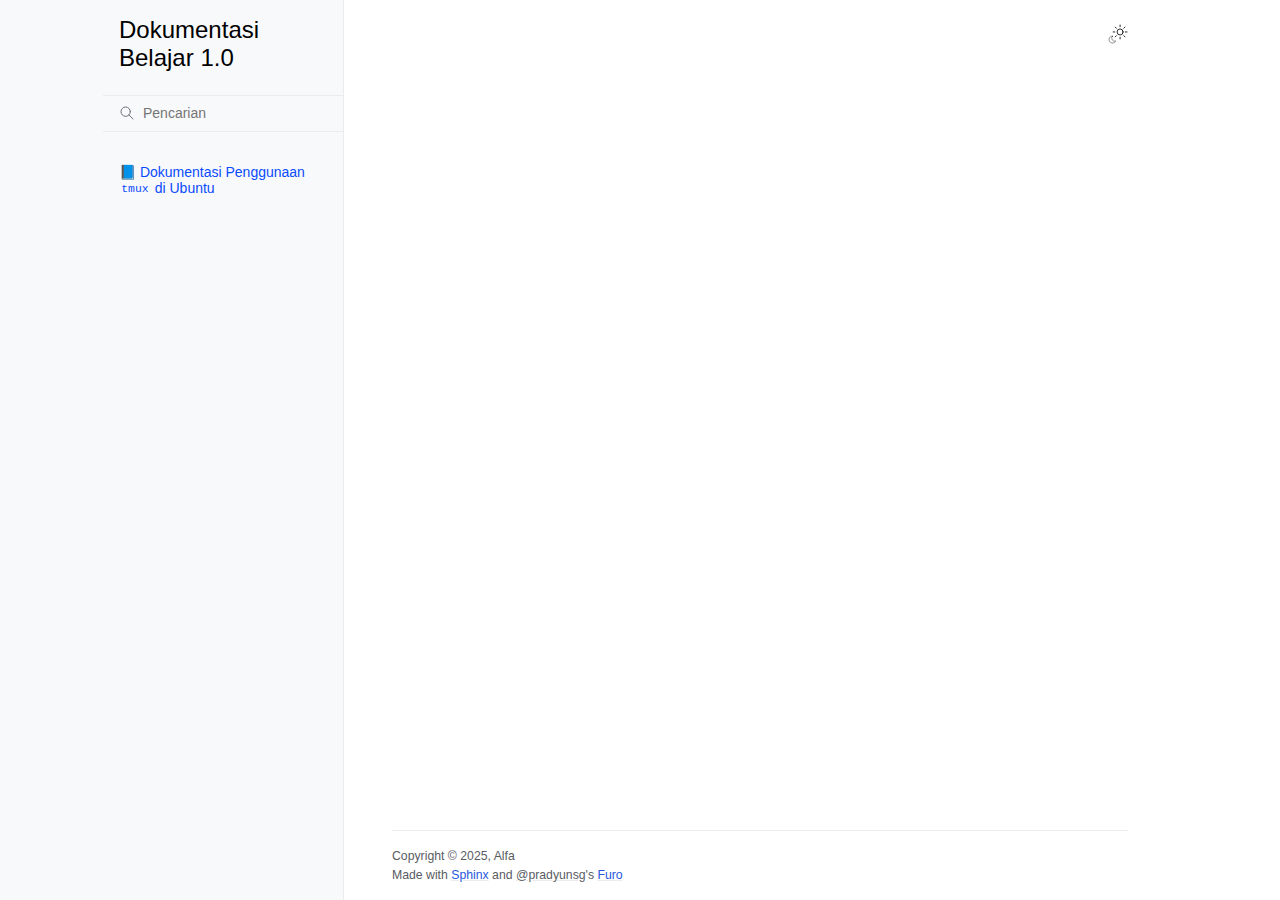
<file: _build/html/search.html>
<!doctype html>
<html class="no-js" lang="id" data-content_root="./">
  <head>
<meta charset="utf-8">
    <meta name="viewport" content="width=device-width,initial-scale=1">
    <meta name="color-scheme" content="light dark"><link rel="index" title="Indeks" href="genindex.html"><link rel="search" title="Pencarian" href="#">

    <!-- Generated with Sphinx 8.2.3 and Furo 2025.09.25 -->
<meta name="robots" content="noindex" />
<title>Pencarian - Dokumentasi Belajar 1.0</title><link rel="stylesheet" type="text/css" href="_static/pygments.css?v=acfd86a5" />
    <link rel="stylesheet" type="text/css" href="_static/styles/furo.css?v=580074bf" />
    <link rel="stylesheet" type="text/css" href="_static/styles/furo-extensions.css?v=8dab3a3b" />
    
    


<style>
  body {
    --color-code-background: #f2f2f2;
  --color-code-foreground: #1e1e1e;
  
  }
  @media not print {
    body[data-theme="dark"] {
      --color-code-background: #202020;
  --color-code-foreground: #d0d0d0;
  
    }
    @media (prefers-color-scheme: dark) {
      body:not([data-theme="light"]) {
        --color-code-background: #202020;
  --color-code-foreground: #d0d0d0;
  
      }
    }
  }
</style></head>
  <body>
    
    <script>
      document.body.dataset.theme = localStorage.getItem("theme") || "auto";
    </script>
    

<svg xmlns="http://www.w3.org/2000/svg" style="display: none;">
  <symbol id="svg-toc" viewBox="0 0 24 24">
    <title>Contents</title>
    <svg stroke="currentColor" fill="currentColor" stroke-width="0" viewBox="0 0 1024 1024">
      <path d="M408 442h480c4.4 0 8-3.6 8-8v-56c0-4.4-3.6-8-8-8H408c-4.4 0-8 3.6-8 8v56c0 4.4 3.6 8 8 8zm-8 204c0 4.4 3.6 8 8 8h480c4.4 0 8-3.6 8-8v-56c0-4.4-3.6-8-8-8H408c-4.4 0-8 3.6-8 8v56zm504-486H120c-4.4 0-8 3.6-8 8v56c0 4.4 3.6 8 8 8h784c4.4 0 8-3.6 8-8v-56c0-4.4-3.6-8-8-8zm0 632H120c-4.4 0-8 3.6-8 8v56c0 4.4 3.6 8 8 8h784c4.4 0 8-3.6 8-8v-56c0-4.4-3.6-8-8-8zM115.4 518.9L271.7 642c5.8 4.6 14.4.5 14.4-6.9V388.9c0-7.4-8.5-11.5-14.4-6.9L115.4 505.1a8.74 8.74 0 0 0 0 13.8z"/>
    </svg>
  </symbol>
  <symbol id="svg-menu" viewBox="0 0 24 24">
    <title>Menu</title>
    <svg xmlns="http://www.w3.org/2000/svg" viewBox="0 0 24 24" fill="none" stroke="currentColor"
      stroke-width="2" stroke-linecap="round" stroke-linejoin="round" class="feather-menu">
      <line x1="3" y1="12" x2="21" y2="12"></line>
      <line x1="3" y1="6" x2="21" y2="6"></line>
      <line x1="3" y1="18" x2="21" y2="18"></line>
    </svg>
  </symbol>
  <symbol id="svg-arrow-right" viewBox="0 0 24 24">
    <title>Expand</title>
    <svg xmlns="http://www.w3.org/2000/svg" viewBox="0 0 24 24" fill="none" stroke="currentColor"
      stroke-width="2" stroke-linecap="round" stroke-linejoin="round" class="feather-chevron-right">
      <polyline points="9 18 15 12 9 6"></polyline>
    </svg>
  </symbol>
  <symbol id="svg-sun" viewBox="0 0 24 24">
    <title>Light mode</title>
    <svg xmlns="http://www.w3.org/2000/svg" viewBox="0 0 24 24" fill="none" stroke="currentColor"
      stroke-width="1" stroke-linecap="round" stroke-linejoin="round" class="feather-sun">
      <circle cx="12" cy="12" r="5"></circle>
      <line x1="12" y1="1" x2="12" y2="3"></line>
      <line x1="12" y1="21" x2="12" y2="23"></line>
      <line x1="4.22" y1="4.22" x2="5.64" y2="5.64"></line>
      <line x1="18.36" y1="18.36" x2="19.78" y2="19.78"></line>
      <line x1="1" y1="12" x2="3" y2="12"></line>
      <line x1="21" y1="12" x2="23" y2="12"></line>
      <line x1="4.22" y1="19.78" x2="5.64" y2="18.36"></line>
      <line x1="18.36" y1="5.64" x2="19.78" y2="4.22"></line>
    </svg>
  </symbol>
  <symbol id="svg-moon" viewBox="0 0 24 24">
    <title>Dark mode</title>
    <svg xmlns="http://www.w3.org/2000/svg" viewBox="0 0 24 24" fill="none" stroke="currentColor"
      stroke-width="1" stroke-linecap="round" stroke-linejoin="round" class="icon-tabler-moon">
      <path stroke="none" d="M0 0h24v24H0z" fill="none" />
      <path d="M12 3c.132 0 .263 0 .393 0a7.5 7.5 0 0 0 7.92 12.446a9 9 0 1 1 -8.313 -12.454z" />
    </svg>
  </symbol>
  <symbol id="svg-sun-with-moon" viewBox="0 0 24 24">
    <title>Auto light/dark, in light mode</title>
    <svg xmlns="http://www.w3.org/2000/svg" viewBox="0 0 24 24" fill="none" stroke="currentColor"
      stroke-width="1" stroke-linecap="round" stroke-linejoin="round"
      class="icon-custom-derived-from-feather-sun-and-tabler-moon">
      <path style="opacity: 50%" d="M 5.411 14.504 C 5.471 14.504 5.532 14.504 5.591 14.504 C 3.639 16.319 4.383 19.569 6.931 20.352 C 7.693 20.586 8.512 20.551 9.25 20.252 C 8.023 23.207 4.056 23.725 2.11 21.184 C 0.166 18.642 1.702 14.949 4.874 14.536 C 5.051 14.512 5.231 14.5 5.411 14.5 L 5.411 14.504 Z"/>
      <line x1="14.5" y1="3.25" x2="14.5" y2="1.25"/>
      <line x1="14.5" y1="15.85" x2="14.5" y2="17.85"/>
      <line x1="10.044" y1="5.094" x2="8.63" y2="3.68"/>
      <line x1="19" y1="14.05" x2="20.414" y2="15.464"/>
      <line x1="8.2" y1="9.55" x2="6.2" y2="9.55"/>
      <line x1="20.8" y1="9.55" x2="22.8" y2="9.55"/>
      <line x1="10.044" y1="14.006" x2="8.63" y2="15.42"/>
      <line x1="19" y1="5.05" x2="20.414" y2="3.636"/>
      <circle cx="14.5" cy="9.55" r="3.6"/>
    </svg>
  </symbol>
  <symbol id="svg-moon-with-sun" viewBox="0 0 24 24">
    <title>Auto light/dark, in dark mode</title>
    <svg xmlns="http://www.w3.org/2000/svg" viewBox="0 0 24 24" fill="none" stroke="currentColor"
      stroke-width="1" stroke-linecap="round" stroke-linejoin="round"
      class="icon-custom-derived-from-feather-sun-and-tabler-moon">
      <path d="M 8.282 7.007 C 8.385 7.007 8.494 7.007 8.595 7.007 C 5.18 10.184 6.481 15.869 10.942 17.24 C 12.275 17.648 13.706 17.589 15 17.066 C 12.851 22.236 5.91 23.143 2.505 18.696 C -0.897 14.249 1.791 7.786 7.342 7.063 C 7.652 7.021 7.965 7 8.282 7 L 8.282 7.007 Z"/>
      <line style="opacity: 50%" x1="18" y1="3.705" x2="18" y2="2.5"/>
      <line style="opacity: 50%" x1="18" y1="11.295" x2="18" y2="12.5"/>
      <line style="opacity: 50%" x1="15.316" y1="4.816" x2="14.464" y2="3.964"/>
      <line style="opacity: 50%" x1="20.711" y1="10.212" x2="21.563" y2="11.063"/>
      <line style="opacity: 50%" x1="14.205" y1="7.5" x2="13.001" y2="7.5"/>
      <line style="opacity: 50%" x1="21.795" y1="7.5" x2="23" y2="7.5"/>
      <line style="opacity: 50%" x1="15.316" y1="10.184" x2="14.464" y2="11.036"/>
      <line style="opacity: 50%" x1="20.711" y1="4.789" x2="21.563" y2="3.937"/>
      <circle style="opacity: 50%" cx="18" cy="7.5" r="2.169"/>
    </svg>
  </symbol>
  <symbol id="svg-pencil" viewBox="0 0 24 24">
    <svg xmlns="http://www.w3.org/2000/svg" viewBox="0 0 24 24" fill="none" stroke="currentColor"
      stroke-width="1" stroke-linecap="round" stroke-linejoin="round" class="icon-tabler-pencil-code">
      <path d="M4 20h4l10.5 -10.5a2.828 2.828 0 1 0 -4 -4l-10.5 10.5v4" />
      <path d="M13.5 6.5l4 4" />
      <path d="M20 21l2 -2l-2 -2" />
      <path d="M17 17l-2 2l2 2" />
    </svg>
  </symbol>
  <symbol id="svg-eye" viewBox="0 0 24 24">
    <svg xmlns="http://www.w3.org/2000/svg" viewBox="0 0 24 24" fill="none" stroke="currentColor"
      stroke-width="1" stroke-linecap="round" stroke-linejoin="round" class="icon-tabler-eye-code">
      <path stroke="none" d="M0 0h24v24H0z" fill="none" />
      <path d="M10 12a2 2 0 1 0 4 0a2 2 0 0 0 -4 0" />
      <path
        d="M11.11 17.958c-3.209 -.307 -5.91 -2.293 -8.11 -5.958c2.4 -4 5.4 -6 9 -6c3.6 0 6.6 2 9 6c-.21 .352 -.427 .688 -.647 1.008" />
      <path d="M20 21l2 -2l-2 -2" />
      <path d="M17 17l-2 2l2 2" />
    </svg>
  </symbol>
</svg>

<input type="checkbox" class="sidebar-toggle" name="__navigation" id="__navigation" aria-label="Toggle site navigation sidebar">
<input type="checkbox" class="sidebar-toggle" name="__toc" id="__toc" aria-label="Toggle table of contents sidebar">
<label class="overlay sidebar-overlay" for="__navigation"></label>
<label class="overlay toc-overlay" for="__toc"></label>

<a class="skip-to-content muted-link" href="#furo-main-content">Skip to content</a>



<div class="page">
  <header class="mobile-header">
    <div class="header-left">
      <label class="nav-overlay-icon" for="__navigation">
        <span class="icon"><svg><use href="#svg-menu"></use></svg></span>
      </label>
    </div>
    <div class="header-center">
      <a href="index.html"><div class="brand">Dokumentasi Belajar 1.0</div></a>
    </div>
    <div class="header-right">
      <div class="theme-toggle-container theme-toggle-header">
        <button class="theme-toggle" aria-label="Toggle Light / Dark / Auto color theme">
          <svg class="theme-icon-when-auto-light"><use href="#svg-sun-with-moon"></use></svg>
          <svg class="theme-icon-when-auto-dark"><use href="#svg-moon-with-sun"></use></svg>
          <svg class="theme-icon-when-dark"><use href="#svg-moon"></use></svg>
          <svg class="theme-icon-when-light"><use href="#svg-sun"></use></svg>
        </button>
      </div>
      <label class="toc-overlay-icon toc-header-icon no-toc" for="__toc">
        <span class="icon"><svg><use href="#svg-toc"></use></svg></span>
      </label>
    </div>
  </header>
  <aside class="sidebar-drawer">
    <div class="sidebar-container">
      
      <div class="sidebar-sticky"><a class="sidebar-brand" href="index.html">
  
  <span class="sidebar-brand-text">Dokumentasi Belajar 1.0</span>
  
</a><form class="sidebar-search-container" method="get" action="#" role="search">
  <input class="sidebar-search" placeholder="Pencarian" name="q" aria-label="Pencarian">
  <input type="hidden" name="check_keywords" value="yes">
  <input type="hidden" name="area" value="default">
</form>
<div id="searchbox"></div><div class="sidebar-scroll"><div class="sidebar-tree">
  <ul>
<li class="toctree-l1"><a class="reference internal" href="tmux.html">📘 Dokumentasi Penggunaan <code class="docutils literal notranslate"><span class="pre">tmux</span></code> di Ubuntu</a></li>
</ul>

</div>
</div>

      </div>
      
    </div>
  </aside>
  <div class="main">
    <div class="content">
      <div class="article-container">
        <a href="#" class="back-to-top muted-link">
          <svg xmlns="http://www.w3.org/2000/svg" viewBox="0 0 24 24">
            <path d="M13 20h-2V8l-5.5 5.5-1.42-1.42L12 4.16l7.92 7.92-1.42 1.42L13 8v12z"></path>
          </svg>
          <span>Back to top</span>
        </a>
        <div class="content-icon-container">
          <div class="theme-toggle-container theme-toggle-content">
            <button class="theme-toggle" aria-label="Toggle Light / Dark / Auto color theme">
              <svg class="theme-icon-when-auto-light"><use href="#svg-sun-with-moon"></use></svg>
              <svg class="theme-icon-when-auto-dark"><use href="#svg-moon-with-sun"></use></svg>
              <svg class="theme-icon-when-dark"><use href="#svg-moon"></use></svg>
              <svg class="theme-icon-when-light"><use href="#svg-sun"></use></svg>
            </button>
          </div>
          <label class="toc-overlay-icon toc-content-icon no-toc" for="__toc">
            <span class="icon"><svg><use href="#svg-toc"></use></svg></span>
          </label>
        </div>
        <article role="main" id="furo-main-content">
          
<noscript>
<div class="admonition error">
  <p class="admonition-title">Kesalahan</p>
  <p>
    Please activate JavaScript to enable the search functionality.
  </p>
</div>
</noscript>

<div id="search-results"></div>

        </article>
      </div>
      <footer>
        
        <div class="related-pages">
          
          
        </div>
        <div class="bottom-of-page">
          <div class="left-details">
            <div class="copyright">
                Copyright &#169; 2025, Alfa
            </div>
            Made with <a href="https://www.sphinx-doc.org/">Sphinx</a> and <a class="muted-link" href="https://pradyunsg.me">@pradyunsg</a>'s
            
            <a href="https://github.com/pradyunsg/furo">Furo</a>
            
          </div>
          <div class="right-details">
            
          </div>
        </div>
        
      </footer>
    </div>
    <aside class="toc-drawer no-toc">
      
      
      
    </aside>
  </div>
</div><script src="_static/documentation_options.js?v=6492fc31"></script>
    <script src="_static/doctools.js?v=9bcbadda"></script>
    <script src="_static/sphinx_highlight.js?v=dc90522c"></script>
    <script src="_static/scripts/furo.js?v=46bd48cc"></script>
    <script src="_static/translations.js?v=a1ed0097"></script>
    
<script src="_static/searchtools.js"></script>
<script src="_static/language_data.js"></script>
<script src="searchindex.js"></script></body>
</html>
</file>
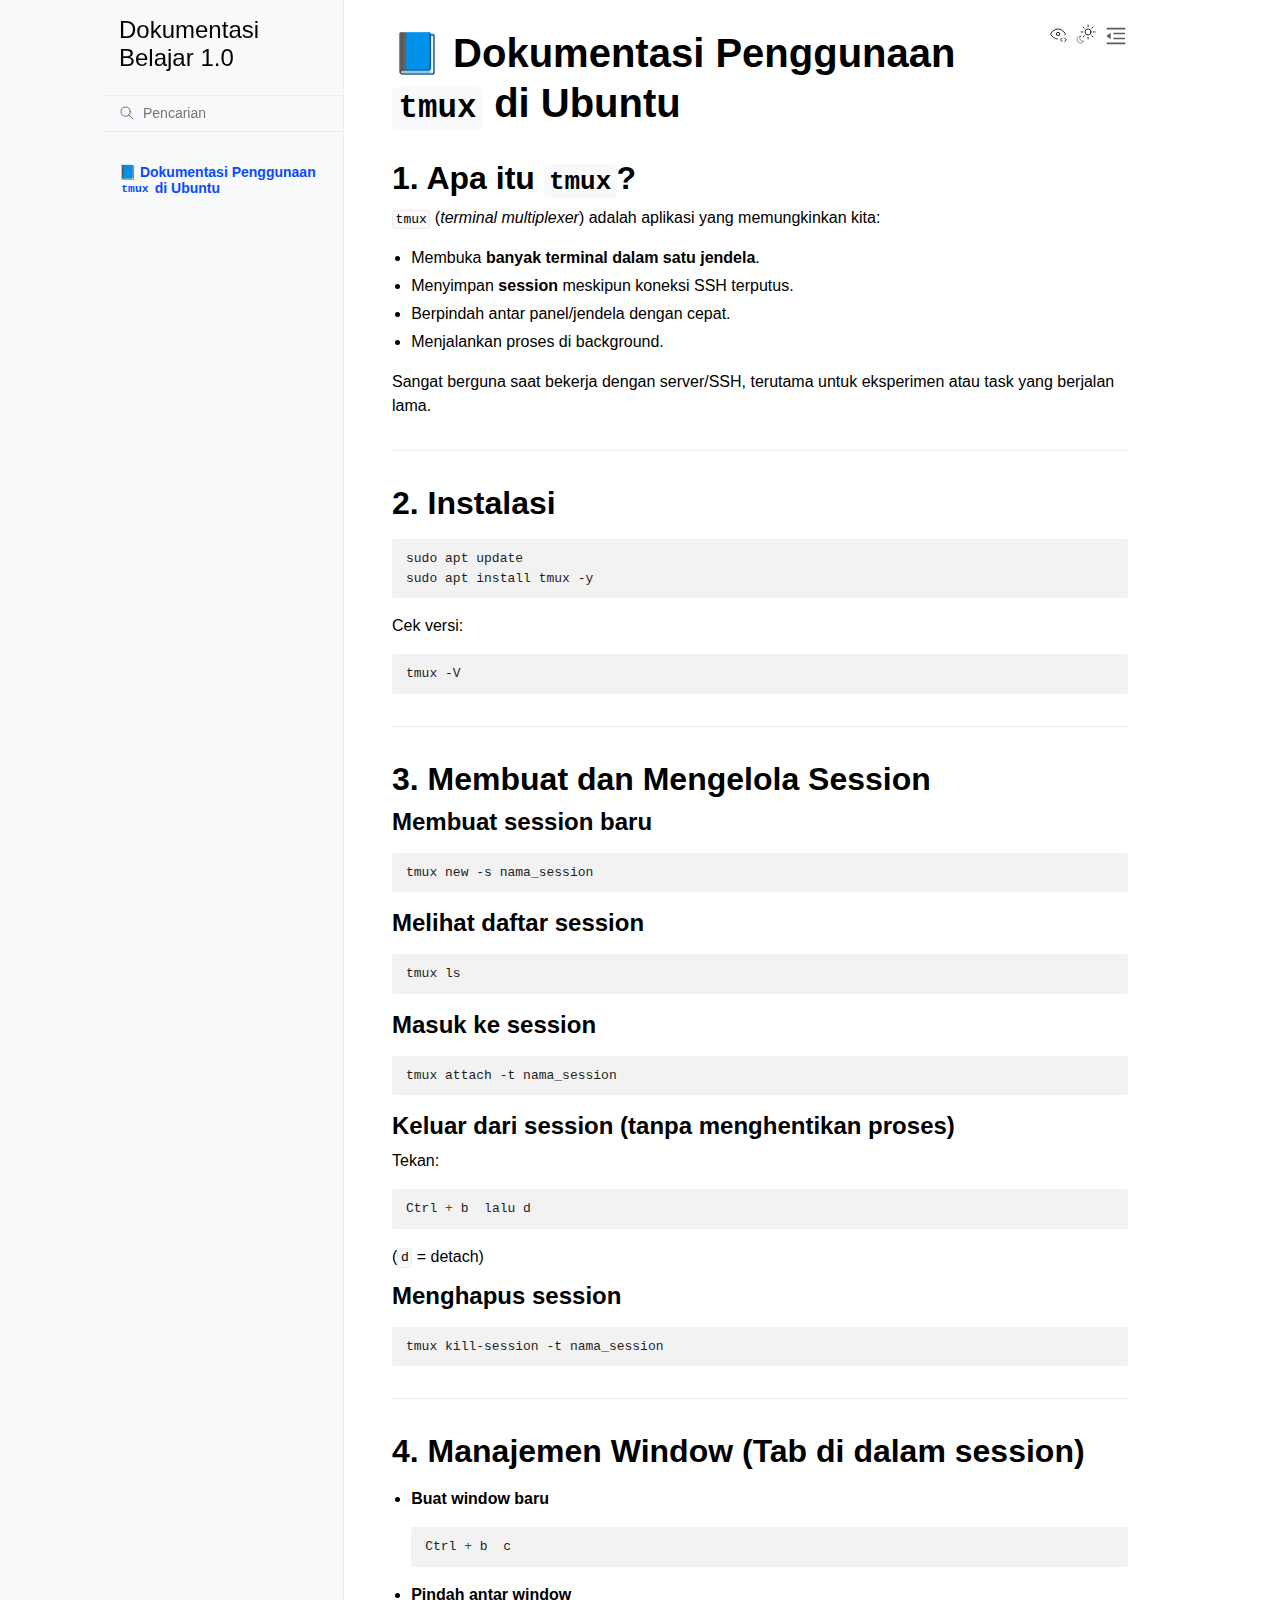
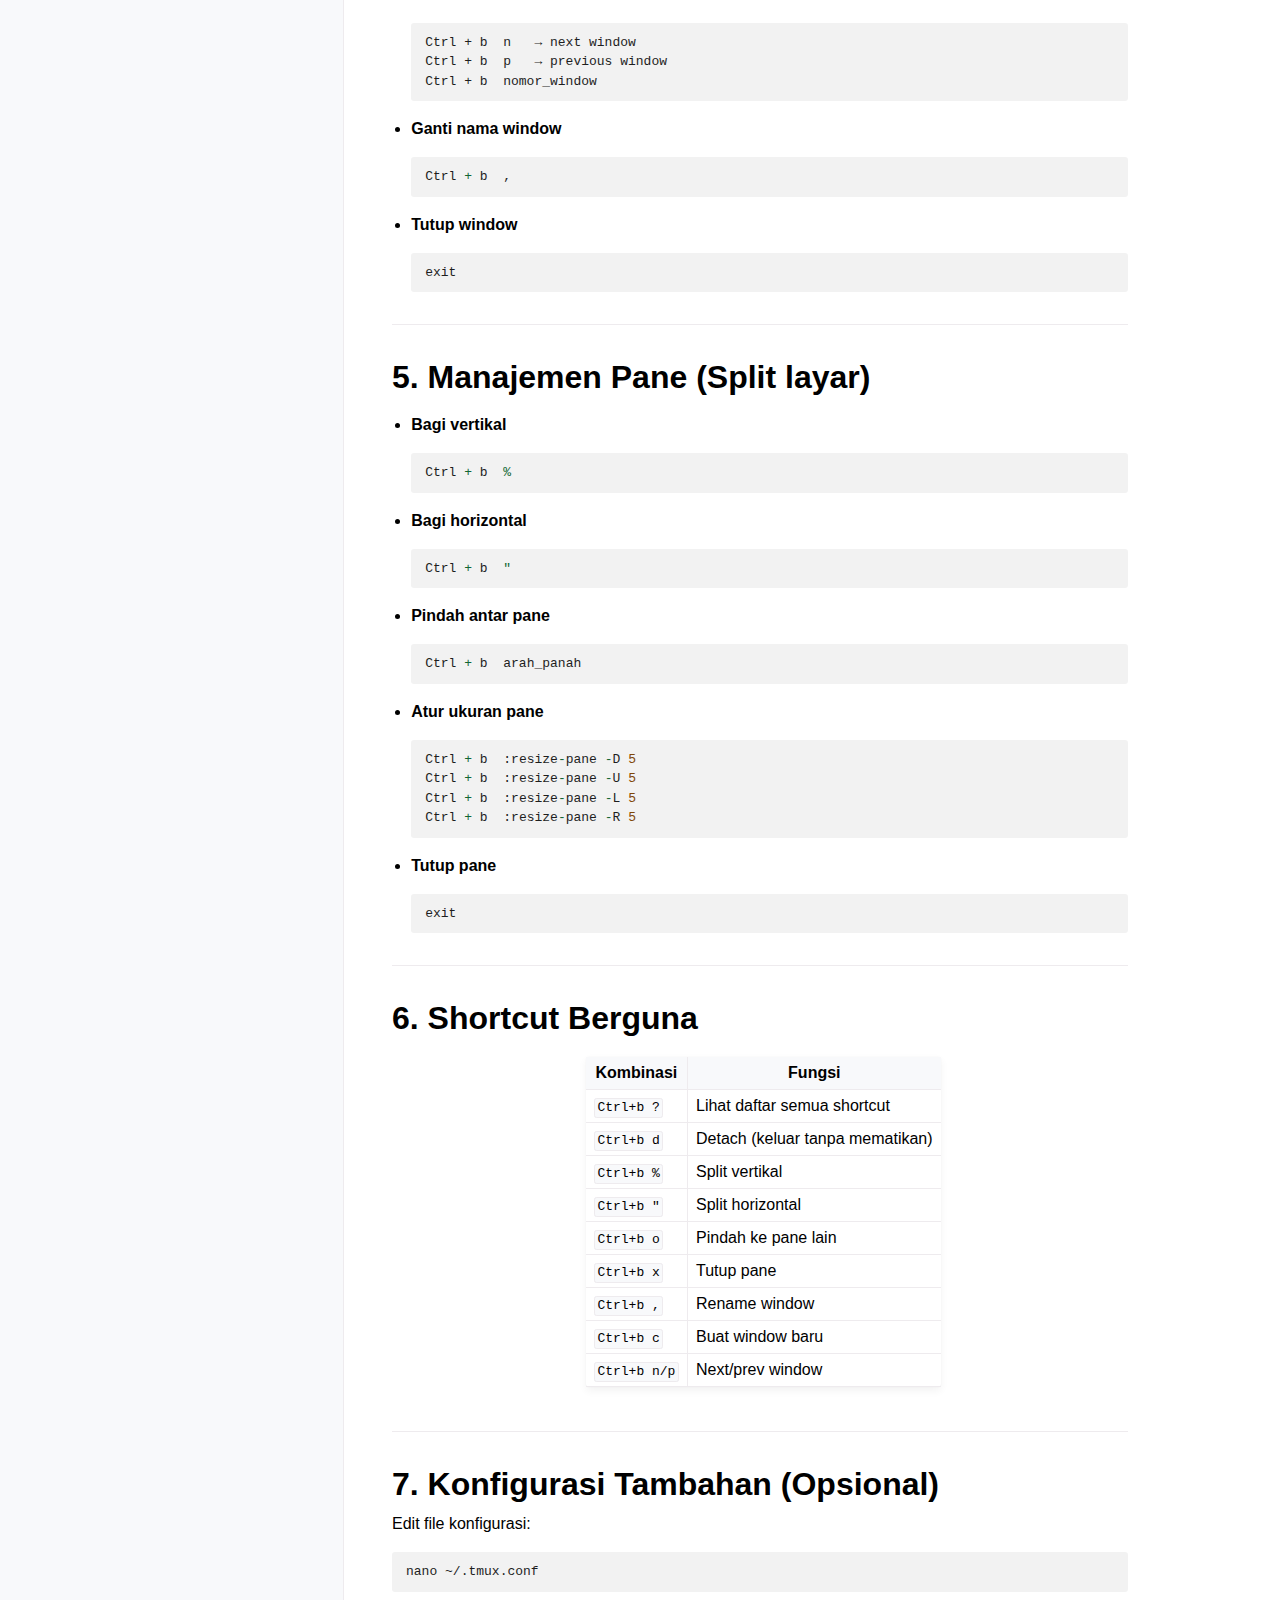
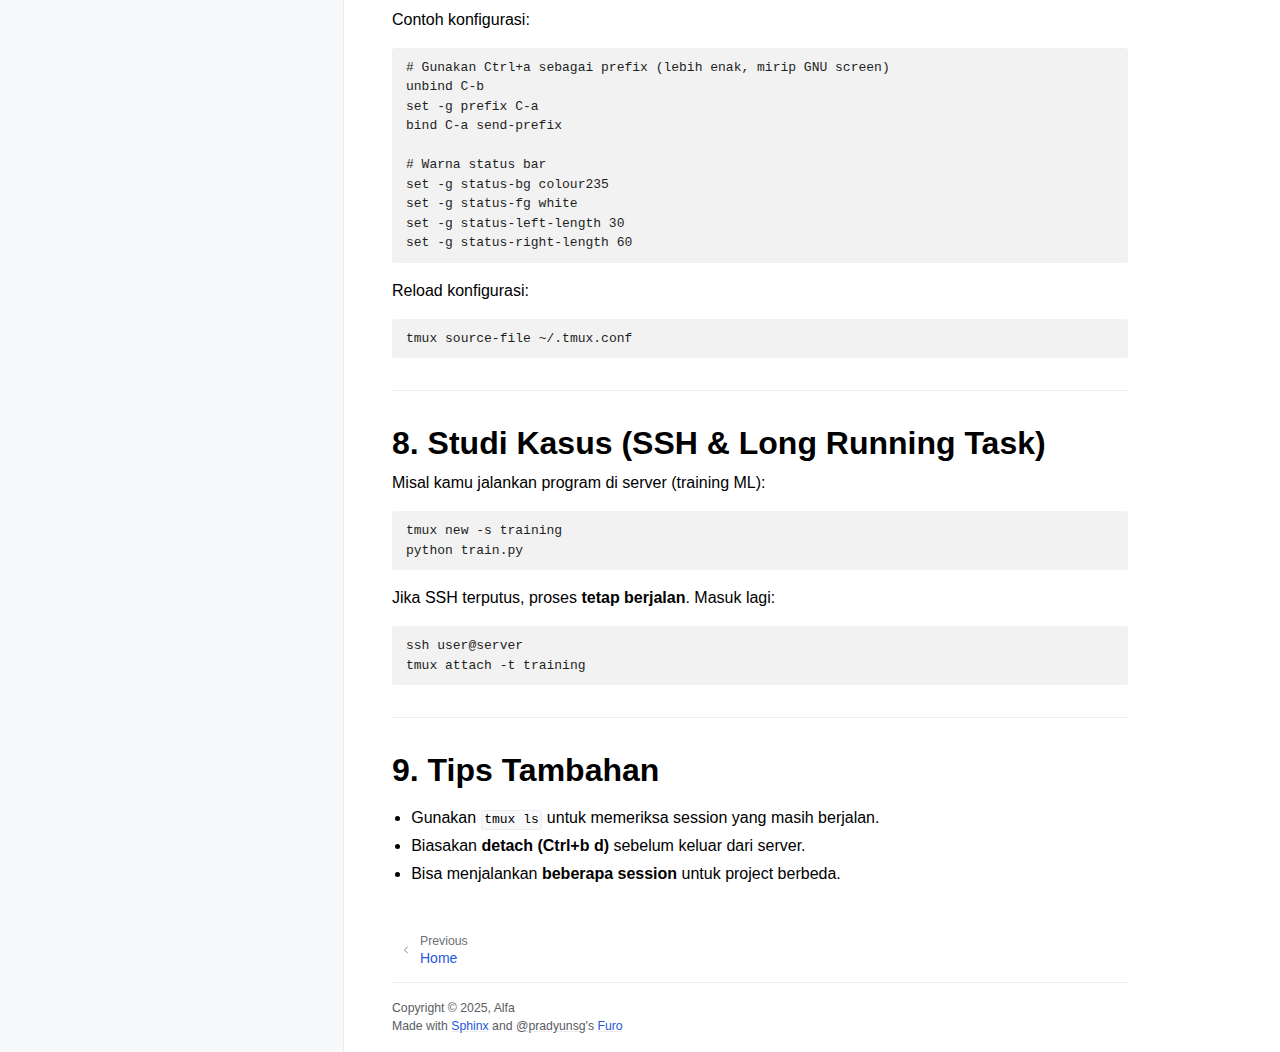
<file: _build/html/tmux.html>
<!doctype html>
<html class="no-js" lang="id" data-content_root="./">
  <head><meta charset="utf-8">
    <meta name="viewport" content="width=device-width,initial-scale=1">
    <meta name="color-scheme" content="light dark"><meta name="viewport" content="width=device-width, initial-scale=1" />
<link rel="index" title="Indeks" href="genindex.html"><link rel="search" title="Pencarian" href="search.html"><link rel="prev" title="📚 Dokumentasi Belajar Alfa" href="index.html">

    <!-- Generated with Sphinx 8.2.3 and Furo 2025.09.25 -->
        <title>📘 Dokumentasi Penggunaan tmux di Ubuntu - Dokumentasi Belajar 1.0</title>
      <link rel="stylesheet" type="text/css" href="_static/pygments.css?v=acfd86a5" />
    <link rel="stylesheet" type="text/css" href="_static/styles/furo.css?v=580074bf" />
    <link rel="stylesheet" type="text/css" href="_static/styles/furo-extensions.css?v=8dab3a3b" />
    
    


<style>
  body {
    --color-code-background: #f2f2f2;
  --color-code-foreground: #1e1e1e;
  
  }
  @media not print {
    body[data-theme="dark"] {
      --color-code-background: #202020;
  --color-code-foreground: #d0d0d0;
  
    }
    @media (prefers-color-scheme: dark) {
      body:not([data-theme="light"]) {
        --color-code-background: #202020;
  --color-code-foreground: #d0d0d0;
  
      }
    }
  }
</style></head>
  <body>
    
    <script>
      document.body.dataset.theme = localStorage.getItem("theme") || "auto";
    </script>
    

<svg xmlns="http://www.w3.org/2000/svg" style="display: none;">
  <symbol id="svg-toc" viewBox="0 0 24 24">
    <title>Contents</title>
    <svg stroke="currentColor" fill="currentColor" stroke-width="0" viewBox="0 0 1024 1024">
      <path d="M408 442h480c4.4 0 8-3.6 8-8v-56c0-4.4-3.6-8-8-8H408c-4.4 0-8 3.6-8 8v56c0 4.4 3.6 8 8 8zm-8 204c0 4.4 3.6 8 8 8h480c4.4 0 8-3.6 8-8v-56c0-4.4-3.6-8-8-8H408c-4.4 0-8 3.6-8 8v56zm504-486H120c-4.4 0-8 3.6-8 8v56c0 4.4 3.6 8 8 8h784c4.4 0 8-3.6 8-8v-56c0-4.4-3.6-8-8-8zm0 632H120c-4.4 0-8 3.6-8 8v56c0 4.4 3.6 8 8 8h784c4.4 0 8-3.6 8-8v-56c0-4.4-3.6-8-8-8zM115.4 518.9L271.7 642c5.8 4.6 14.4.5 14.4-6.9V388.9c0-7.4-8.5-11.5-14.4-6.9L115.4 505.1a8.74 8.74 0 0 0 0 13.8z"/>
    </svg>
  </symbol>
  <symbol id="svg-menu" viewBox="0 0 24 24">
    <title>Menu</title>
    <svg xmlns="http://www.w3.org/2000/svg" viewBox="0 0 24 24" fill="none" stroke="currentColor"
      stroke-width="2" stroke-linecap="round" stroke-linejoin="round" class="feather-menu">
      <line x1="3" y1="12" x2="21" y2="12"></line>
      <line x1="3" y1="6" x2="21" y2="6"></line>
      <line x1="3" y1="18" x2="21" y2="18"></line>
    </svg>
  </symbol>
  <symbol id="svg-arrow-right" viewBox="0 0 24 24">
    <title>Expand</title>
    <svg xmlns="http://www.w3.org/2000/svg" viewBox="0 0 24 24" fill="none" stroke="currentColor"
      stroke-width="2" stroke-linecap="round" stroke-linejoin="round" class="feather-chevron-right">
      <polyline points="9 18 15 12 9 6"></polyline>
    </svg>
  </symbol>
  <symbol id="svg-sun" viewBox="0 0 24 24">
    <title>Light mode</title>
    <svg xmlns="http://www.w3.org/2000/svg" viewBox="0 0 24 24" fill="none" stroke="currentColor"
      stroke-width="1" stroke-linecap="round" stroke-linejoin="round" class="feather-sun">
      <circle cx="12" cy="12" r="5"></circle>
      <line x1="12" y1="1" x2="12" y2="3"></line>
      <line x1="12" y1="21" x2="12" y2="23"></line>
      <line x1="4.22" y1="4.22" x2="5.64" y2="5.64"></line>
      <line x1="18.36" y1="18.36" x2="19.78" y2="19.78"></line>
      <line x1="1" y1="12" x2="3" y2="12"></line>
      <line x1="21" y1="12" x2="23" y2="12"></line>
      <line x1="4.22" y1="19.78" x2="5.64" y2="18.36"></line>
      <line x1="18.36" y1="5.64" x2="19.78" y2="4.22"></line>
    </svg>
  </symbol>
  <symbol id="svg-moon" viewBox="0 0 24 24">
    <title>Dark mode</title>
    <svg xmlns="http://www.w3.org/2000/svg" viewBox="0 0 24 24" fill="none" stroke="currentColor"
      stroke-width="1" stroke-linecap="round" stroke-linejoin="round" class="icon-tabler-moon">
      <path stroke="none" d="M0 0h24v24H0z" fill="none" />
      <path d="M12 3c.132 0 .263 0 .393 0a7.5 7.5 0 0 0 7.92 12.446a9 9 0 1 1 -8.313 -12.454z" />
    </svg>
  </symbol>
  <symbol id="svg-sun-with-moon" viewBox="0 0 24 24">
    <title>Auto light/dark, in light mode</title>
    <svg xmlns="http://www.w3.org/2000/svg" viewBox="0 0 24 24" fill="none" stroke="currentColor"
      stroke-width="1" stroke-linecap="round" stroke-linejoin="round"
      class="icon-custom-derived-from-feather-sun-and-tabler-moon">
      <path style="opacity: 50%" d="M 5.411 14.504 C 5.471 14.504 5.532 14.504 5.591 14.504 C 3.639 16.319 4.383 19.569 6.931 20.352 C 7.693 20.586 8.512 20.551 9.25 20.252 C 8.023 23.207 4.056 23.725 2.11 21.184 C 0.166 18.642 1.702 14.949 4.874 14.536 C 5.051 14.512 5.231 14.5 5.411 14.5 L 5.411 14.504 Z"/>
      <line x1="14.5" y1="3.25" x2="14.5" y2="1.25"/>
      <line x1="14.5" y1="15.85" x2="14.5" y2="17.85"/>
      <line x1="10.044" y1="5.094" x2="8.63" y2="3.68"/>
      <line x1="19" y1="14.05" x2="20.414" y2="15.464"/>
      <line x1="8.2" y1="9.55" x2="6.2" y2="9.55"/>
      <line x1="20.8" y1="9.55" x2="22.8" y2="9.55"/>
      <line x1="10.044" y1="14.006" x2="8.63" y2="15.42"/>
      <line x1="19" y1="5.05" x2="20.414" y2="3.636"/>
      <circle cx="14.5" cy="9.55" r="3.6"/>
    </svg>
  </symbol>
  <symbol id="svg-moon-with-sun" viewBox="0 0 24 24">
    <title>Auto light/dark, in dark mode</title>
    <svg xmlns="http://www.w3.org/2000/svg" viewBox="0 0 24 24" fill="none" stroke="currentColor"
      stroke-width="1" stroke-linecap="round" stroke-linejoin="round"
      class="icon-custom-derived-from-feather-sun-and-tabler-moon">
      <path d="M 8.282 7.007 C 8.385 7.007 8.494 7.007 8.595 7.007 C 5.18 10.184 6.481 15.869 10.942 17.24 C 12.275 17.648 13.706 17.589 15 17.066 C 12.851 22.236 5.91 23.143 2.505 18.696 C -0.897 14.249 1.791 7.786 7.342 7.063 C 7.652 7.021 7.965 7 8.282 7 L 8.282 7.007 Z"/>
      <line style="opacity: 50%" x1="18" y1="3.705" x2="18" y2="2.5"/>
      <line style="opacity: 50%" x1="18" y1="11.295" x2="18" y2="12.5"/>
      <line style="opacity: 50%" x1="15.316" y1="4.816" x2="14.464" y2="3.964"/>
      <line style="opacity: 50%" x1="20.711" y1="10.212" x2="21.563" y2="11.063"/>
      <line style="opacity: 50%" x1="14.205" y1="7.5" x2="13.001" y2="7.5"/>
      <line style="opacity: 50%" x1="21.795" y1="7.5" x2="23" y2="7.5"/>
      <line style="opacity: 50%" x1="15.316" y1="10.184" x2="14.464" y2="11.036"/>
      <line style="opacity: 50%" x1="20.711" y1="4.789" x2="21.563" y2="3.937"/>
      <circle style="opacity: 50%" cx="18" cy="7.5" r="2.169"/>
    </svg>
  </symbol>
  <symbol id="svg-pencil" viewBox="0 0 24 24">
    <svg xmlns="http://www.w3.org/2000/svg" viewBox="0 0 24 24" fill="none" stroke="currentColor"
      stroke-width="1" stroke-linecap="round" stroke-linejoin="round" class="icon-tabler-pencil-code">
      <path d="M4 20h4l10.5 -10.5a2.828 2.828 0 1 0 -4 -4l-10.5 10.5v4" />
      <path d="M13.5 6.5l4 4" />
      <path d="M20 21l2 -2l-2 -2" />
      <path d="M17 17l-2 2l2 2" />
    </svg>
  </symbol>
  <symbol id="svg-eye" viewBox="0 0 24 24">
    <svg xmlns="http://www.w3.org/2000/svg" viewBox="0 0 24 24" fill="none" stroke="currentColor"
      stroke-width="1" stroke-linecap="round" stroke-linejoin="round" class="icon-tabler-eye-code">
      <path stroke="none" d="M0 0h24v24H0z" fill="none" />
      <path d="M10 12a2 2 0 1 0 4 0a2 2 0 0 0 -4 0" />
      <path
        d="M11.11 17.958c-3.209 -.307 -5.91 -2.293 -8.11 -5.958c2.4 -4 5.4 -6 9 -6c3.6 0 6.6 2 9 6c-.21 .352 -.427 .688 -.647 1.008" />
      <path d="M20 21l2 -2l-2 -2" />
      <path d="M17 17l-2 2l2 2" />
    </svg>
  </symbol>
</svg>

<input type="checkbox" class="sidebar-toggle" name="__navigation" id="__navigation" aria-label="Toggle site navigation sidebar">
<input type="checkbox" class="sidebar-toggle" name="__toc" id="__toc" aria-label="Toggle table of contents sidebar">
<label class="overlay sidebar-overlay" for="__navigation"></label>
<label class="overlay toc-overlay" for="__toc"></label>

<a class="skip-to-content muted-link" href="#furo-main-content">Skip to content</a>



<div class="page">
  <header class="mobile-header">
    <div class="header-left">
      <label class="nav-overlay-icon" for="__navigation">
        <span class="icon"><svg><use href="#svg-menu"></use></svg></span>
      </label>
    </div>
    <div class="header-center">
      <a href="index.html"><div class="brand">Dokumentasi Belajar 1.0</div></a>
    </div>
    <div class="header-right">
      <div class="theme-toggle-container theme-toggle-header">
        <button class="theme-toggle" aria-label="Toggle Light / Dark / Auto color theme">
          <svg class="theme-icon-when-auto-light"><use href="#svg-sun-with-moon"></use></svg>
          <svg class="theme-icon-when-auto-dark"><use href="#svg-moon-with-sun"></use></svg>
          <svg class="theme-icon-when-dark"><use href="#svg-moon"></use></svg>
          <svg class="theme-icon-when-light"><use href="#svg-sun"></use></svg>
        </button>
      </div>
      <label class="toc-overlay-icon toc-header-icon" for="__toc">
        <span class="icon"><svg><use href="#svg-toc"></use></svg></span>
      </label>
    </div>
  </header>
  <aside class="sidebar-drawer">
    <div class="sidebar-container">
      
      <div class="sidebar-sticky"><a class="sidebar-brand" href="index.html">
  
  <span class="sidebar-brand-text">Dokumentasi Belajar 1.0</span>
  
</a><form class="sidebar-search-container" method="get" action="search.html" role="search">
  <input class="sidebar-search" placeholder="Pencarian" name="q" aria-label="Pencarian">
  <input type="hidden" name="check_keywords" value="yes">
  <input type="hidden" name="area" value="default">
</form>
<div id="searchbox"></div><div class="sidebar-scroll"><div class="sidebar-tree">
  <ul class="current">
<li class="toctree-l1 current current-page"><a class="current reference internal" href="#">📘 Dokumentasi Penggunaan <code class="docutils literal notranslate"><span class="pre">tmux</span></code> di Ubuntu</a></li>
</ul>

</div>
</div>

      </div>
      
    </div>
  </aside>
  <div class="main">
    <div class="content">
      <div class="article-container">
        <a href="#" class="back-to-top muted-link">
          <svg xmlns="http://www.w3.org/2000/svg" viewBox="0 0 24 24">
            <path d="M13 20h-2V8l-5.5 5.5-1.42-1.42L12 4.16l7.92 7.92-1.42 1.42L13 8v12z"></path>
          </svg>
          <span>Back to top</span>
        </a>
        <div class="content-icon-container">
          <div class="view-this-page">
  <a class="muted-link" href="_sources/tmux.md.txt" title="View this page">
    <svg><use href="#svg-eye"></use></svg>
    <span class="visually-hidden">View this page</span>
  </a>
</div>
<div class="theme-toggle-container theme-toggle-content">
            <button class="theme-toggle" aria-label="Toggle Light / Dark / Auto color theme">
              <svg class="theme-icon-when-auto-light"><use href="#svg-sun-with-moon"></use></svg>
              <svg class="theme-icon-when-auto-dark"><use href="#svg-moon-with-sun"></use></svg>
              <svg class="theme-icon-when-dark"><use href="#svg-moon"></use></svg>
              <svg class="theme-icon-when-light"><use href="#svg-sun"></use></svg>
            </button>
          </div>
          <label class="toc-overlay-icon toc-content-icon" for="__toc">
            <span class="icon"><svg><use href="#svg-toc"></use></svg></span>
          </label>
        </div>
        <article role="main" id="furo-main-content">
          <section id="dokumentasi-penggunaan-tmux-di-ubuntu">
<h1>📘 Dokumentasi Penggunaan <code class="docutils literal notranslate"><span class="pre">tmux</span></code> di Ubuntu<a class="headerlink" href="#dokumentasi-penggunaan-tmux-di-ubuntu" title="Link to this heading">¶</a></h1>
<section id="apa-itu-tmux">
<h2>1. Apa itu <code class="docutils literal notranslate"><span class="pre">tmux</span></code>?<a class="headerlink" href="#apa-itu-tmux" title="Link to this heading">¶</a></h2>
<p><code class="docutils literal notranslate"><span class="pre">tmux</span></code> (<em>terminal multiplexer</em>) adalah aplikasi yang memungkinkan kita:</p>
<ul class="simple">
<li><p>Membuka <strong>banyak terminal dalam satu jendela</strong>.</p></li>
<li><p>Menyimpan <strong>session</strong> meskipun koneksi SSH terputus.</p></li>
<li><p>Berpindah antar panel/jendela dengan cepat.</p></li>
<li><p>Menjalankan proses di background.</p></li>
</ul>
<p>Sangat berguna saat bekerja dengan server/SSH, terutama untuk eksperimen atau task yang berjalan lama.</p>
</section>
<hr class="docutils" />
<section id="instalasi">
<h2>2. Instalasi<a class="headerlink" href="#instalasi" title="Link to this heading">¶</a></h2>
<div class="highlight-bash notranslate"><div class="highlight"><pre><span></span>sudo<span class="w"> </span>apt<span class="w"> </span>update
sudo<span class="w"> </span>apt<span class="w"> </span>install<span class="w"> </span>tmux<span class="w"> </span>-y
</pre></div>
</div>
<p>Cek versi:</p>
<div class="highlight-bash notranslate"><div class="highlight"><pre><span></span>tmux<span class="w"> </span>-V
</pre></div>
</div>
</section>
<hr class="docutils" />
<section id="membuat-dan-mengelola-session">
<h2>3. Membuat dan Mengelola Session<a class="headerlink" href="#membuat-dan-mengelola-session" title="Link to this heading">¶</a></h2>
<section id="membuat-session-baru">
<h3>Membuat session baru<a class="headerlink" href="#membuat-session-baru" title="Link to this heading">¶</a></h3>
<div class="highlight-bash notranslate"><div class="highlight"><pre><span></span>tmux<span class="w"> </span>new<span class="w"> </span>-s<span class="w"> </span>nama_session
</pre></div>
</div>
</section>
<section id="melihat-daftar-session">
<h3>Melihat daftar session<a class="headerlink" href="#melihat-daftar-session" title="Link to this heading">¶</a></h3>
<div class="highlight-bash notranslate"><div class="highlight"><pre><span></span>tmux<span class="w"> </span>ls
</pre></div>
</div>
</section>
<section id="masuk-ke-session">
<h3>Masuk ke session<a class="headerlink" href="#masuk-ke-session" title="Link to this heading">¶</a></h3>
<div class="highlight-bash notranslate"><div class="highlight"><pre><span></span>tmux<span class="w"> </span>attach<span class="w"> </span>-t<span class="w"> </span>nama_session
</pre></div>
</div>
</section>
<section id="keluar-dari-session-tanpa-menghentikan-proses">
<h3>Keluar dari session (tanpa menghentikan proses)<a class="headerlink" href="#keluar-dari-session-tanpa-menghentikan-proses" title="Link to this heading">¶</a></h3>
<p>Tekan:</p>
<div class="highlight-default notranslate"><div class="highlight"><pre><span></span><span class="n">Ctrl</span> <span class="o">+</span> <span class="n">b</span>  <span class="n">lalu</span> <span class="n">d</span>
</pre></div>
</div>
<p>(<code class="docutils literal notranslate"><span class="pre">d</span></code> = detach)</p>
</section>
<section id="menghapus-session">
<h3>Menghapus session<a class="headerlink" href="#menghapus-session" title="Link to this heading">¶</a></h3>
<div class="highlight-bash notranslate"><div class="highlight"><pre><span></span>tmux<span class="w"> </span>kill-session<span class="w"> </span>-t<span class="w"> </span>nama_session
</pre></div>
</div>
</section>
</section>
<hr class="docutils" />
<section id="manajemen-window-tab-di-dalam-session">
<h2>4. Manajemen Window (Tab di dalam session)<a class="headerlink" href="#manajemen-window-tab-di-dalam-session" title="Link to this heading">¶</a></h2>
<ul>
<li><p><strong>Buat window baru</strong></p>
<div class="highlight-default notranslate"><div class="highlight"><pre><span></span><span class="n">Ctrl</span> <span class="o">+</span> <span class="n">b</span>  <span class="n">c</span>
</pre></div>
</div>
</li>
<li><p><strong>Pindah antar window</strong></p>
<div class="highlight-default notranslate"><div class="highlight"><pre><span></span>Ctrl + b  n   → next window
Ctrl + b  p   → previous window
Ctrl + b  nomor_window
</pre></div>
</div>
</li>
<li><p><strong>Ganti nama window</strong></p>
<div class="highlight-default notranslate"><div class="highlight"><pre><span></span><span class="n">Ctrl</span> <span class="o">+</span> <span class="n">b</span>  <span class="p">,</span> 
</pre></div>
</div>
</li>
<li><p><strong>Tutup window</strong></p>
<div class="highlight-default notranslate"><div class="highlight"><pre><span></span><span class="n">exit</span>
</pre></div>
</div>
</li>
</ul>
</section>
<hr class="docutils" />
<section id="manajemen-pane-split-layar">
<h2>5. Manajemen Pane (Split layar)<a class="headerlink" href="#manajemen-pane-split-layar" title="Link to this heading">¶</a></h2>
<ul>
<li><p><strong>Bagi vertikal</strong></p>
<div class="highlight-default notranslate"><div class="highlight"><pre><span></span><span class="n">Ctrl</span> <span class="o">+</span> <span class="n">b</span>  <span class="o">%</span>
</pre></div>
</div>
</li>
<li><p><strong>Bagi horizontal</strong></p>
<div class="highlight-default notranslate"><div class="highlight"><pre><span></span><span class="n">Ctrl</span> <span class="o">+</span> <span class="n">b</span>  <span class="s2">&quot;</span>
</pre></div>
</div>
</li>
<li><p><strong>Pindah antar pane</strong></p>
<div class="highlight-default notranslate"><div class="highlight"><pre><span></span><span class="n">Ctrl</span> <span class="o">+</span> <span class="n">b</span>  <span class="n">arah_panah</span>
</pre></div>
</div>
</li>
<li><p><strong>Atur ukuran pane</strong></p>
<div class="highlight-default notranslate"><div class="highlight"><pre><span></span><span class="n">Ctrl</span> <span class="o">+</span> <span class="n">b</span>  <span class="p">:</span><span class="n">resize</span><span class="o">-</span><span class="n">pane</span> <span class="o">-</span><span class="n">D</span> <span class="mi">5</span>
<span class="n">Ctrl</span> <span class="o">+</span> <span class="n">b</span>  <span class="p">:</span><span class="n">resize</span><span class="o">-</span><span class="n">pane</span> <span class="o">-</span><span class="n">U</span> <span class="mi">5</span>
<span class="n">Ctrl</span> <span class="o">+</span> <span class="n">b</span>  <span class="p">:</span><span class="n">resize</span><span class="o">-</span><span class="n">pane</span> <span class="o">-</span><span class="n">L</span> <span class="mi">5</span>
<span class="n">Ctrl</span> <span class="o">+</span> <span class="n">b</span>  <span class="p">:</span><span class="n">resize</span><span class="o">-</span><span class="n">pane</span> <span class="o">-</span><span class="n">R</span> <span class="mi">5</span>
</pre></div>
</div>
</li>
<li><p><strong>Tutup pane</strong></p>
<div class="highlight-default notranslate"><div class="highlight"><pre><span></span><span class="n">exit</span>
</pre></div>
</div>
</li>
</ul>
</section>
<hr class="docutils" />
<section id="shortcut-berguna">
<h2>6. Shortcut Berguna<a class="headerlink" href="#shortcut-berguna" title="Link to this heading">¶</a></h2>
<div class="table-wrapper colwidths-auto docutils container">
<table class="docutils align-default">
<thead>
<tr class="row-odd"><th class="head"><p>Kombinasi</p></th>
<th class="head"><p>Fungsi</p></th>
</tr>
</thead>
<tbody>
<tr class="row-even"><td><p><code class="docutils literal notranslate"><span class="pre">Ctrl+b</span> <span class="pre">?</span></code></p></td>
<td><p>Lihat daftar semua shortcut</p></td>
</tr>
<tr class="row-odd"><td><p><code class="docutils literal notranslate"><span class="pre">Ctrl+b</span> <span class="pre">d</span></code></p></td>
<td><p>Detach (keluar tanpa mematikan)</p></td>
</tr>
<tr class="row-even"><td><p><code class="docutils literal notranslate"><span class="pre">Ctrl+b</span> <span class="pre">%</span></code></p></td>
<td><p>Split vertikal</p></td>
</tr>
<tr class="row-odd"><td><p><code class="docutils literal notranslate"><span class="pre">Ctrl+b</span> <span class="pre">&quot;</span></code></p></td>
<td><p>Split horizontal</p></td>
</tr>
<tr class="row-even"><td><p><code class="docutils literal notranslate"><span class="pre">Ctrl+b</span> <span class="pre">o</span></code></p></td>
<td><p>Pindah ke pane lain</p></td>
</tr>
<tr class="row-odd"><td><p><code class="docutils literal notranslate"><span class="pre">Ctrl+b</span> <span class="pre">x</span></code></p></td>
<td><p>Tutup pane</p></td>
</tr>
<tr class="row-even"><td><p><code class="docutils literal notranslate"><span class="pre">Ctrl+b</span> <span class="pre">,</span></code></p></td>
<td><p>Rename window</p></td>
</tr>
<tr class="row-odd"><td><p><code class="docutils literal notranslate"><span class="pre">Ctrl+b</span> <span class="pre">c</span></code></p></td>
<td><p>Buat window baru</p></td>
</tr>
<tr class="row-even"><td><p><code class="docutils literal notranslate"><span class="pre">Ctrl+b</span> <span class="pre">n/p</span></code></p></td>
<td><p>Next/prev window</p></td>
</tr>
</tbody>
</table>
</div>
</section>
<hr class="docutils" />
<section id="konfigurasi-tambahan-opsional">
<h2>7. Konfigurasi Tambahan (Opsional)<a class="headerlink" href="#konfigurasi-tambahan-opsional" title="Link to this heading">¶</a></h2>
<p>Edit file konfigurasi:</p>
<div class="highlight-bash notranslate"><div class="highlight"><pre><span></span>nano<span class="w"> </span>~/.tmux.conf
</pre></div>
</div>
<p>Contoh konfigurasi:</p>
<div class="highlight-conf notranslate"><div class="highlight"><pre><span></span># Gunakan Ctrl+a sebagai prefix (lebih enak, mirip GNU screen)
unbind C-b
set -g prefix C-a
bind C-a send-prefix

# Warna status bar
set -g status-bg colour235
set -g status-fg white
set -g status-left-length 30
set -g status-right-length 60
</pre></div>
</div>
<p>Reload konfigurasi:</p>
<div class="highlight-bash notranslate"><div class="highlight"><pre><span></span>tmux<span class="w"> </span>source-file<span class="w"> </span>~/.tmux.conf
</pre></div>
</div>
</section>
<hr class="docutils" />
<section id="studi-kasus-ssh-long-running-task">
<h2>8. Studi Kasus (SSH &amp; Long Running Task)<a class="headerlink" href="#studi-kasus-ssh-long-running-task" title="Link to this heading">¶</a></h2>
<p>Misal kamu jalankan program di server (training ML):</p>
<div class="highlight-bash notranslate"><div class="highlight"><pre><span></span>tmux<span class="w"> </span>new<span class="w"> </span>-s<span class="w"> </span>training
python<span class="w"> </span>train.py
</pre></div>
</div>
<p>Jika SSH terputus, proses <strong>tetap berjalan</strong>.
Masuk lagi:</p>
<div class="highlight-bash notranslate"><div class="highlight"><pre><span></span>ssh<span class="w"> </span>user@server
tmux<span class="w"> </span>attach<span class="w"> </span>-t<span class="w"> </span>training
</pre></div>
</div>
</section>
<hr class="docutils" />
<section id="tips-tambahan">
<h2>9. Tips Tambahan<a class="headerlink" href="#tips-tambahan" title="Link to this heading">¶</a></h2>
<ul class="simple">
<li><p>Gunakan <code class="docutils literal notranslate"><span class="pre">tmux</span> <span class="pre">ls</span></code> untuk memeriksa session yang masih berjalan.</p></li>
<li><p>Biasakan <strong>detach (Ctrl+b d)</strong> sebelum keluar dari server.</p></li>
<li><p>Bisa menjalankan <strong>beberapa session</strong> untuk project berbeda.</p></li>
</ul>
</section>
</section>

        </article>
      </div>
      <footer>
        
        <div class="related-pages">
          
          <a class="prev-page" href="index.html">
              <svg class="furo-related-icon"><use href="#svg-arrow-right"></use></svg>
              <div class="page-info">
                <div class="context">
                  <span>Previous</span>
                </div>
                
                <div class="title">Home</div>
                
              </div>
            </a>
        </div>
        <div class="bottom-of-page">
          <div class="left-details">
            <div class="copyright">
                Copyright &#169; 2025, Alfa
            </div>
            Made with <a href="https://www.sphinx-doc.org/">Sphinx</a> and <a class="muted-link" href="https://pradyunsg.me">@pradyunsg</a>'s
            
            <a href="https://github.com/pradyunsg/furo">Furo</a>
            
          </div>
          <div class="right-details">
            
          </div>
        </div>
        
      </footer>
    </div>
    <aside class="toc-drawer">
      
      
      <div class="toc-sticky toc-scroll">
        <div class="toc-title-container">
          <span class="toc-title">
            On this page
          </span>
        </div>
        <div class="toc-tree-container">
          <div class="toc-tree">
            <ul>
<li><a class="reference internal" href="#">📘 Dokumentasi Penggunaan <code class="docutils literal notranslate"><span class="pre">tmux</span></code> di Ubuntu</a><ul>
<li><a class="reference internal" href="#apa-itu-tmux">1. Apa itu <code class="docutils literal notranslate"><span class="pre">tmux</span></code>?</a></li>
<li><a class="reference internal" href="#instalasi">2. Instalasi</a></li>
<li><a class="reference internal" href="#membuat-dan-mengelola-session">3. Membuat dan Mengelola Session</a><ul>
<li><a class="reference internal" href="#membuat-session-baru">Membuat session baru</a></li>
<li><a class="reference internal" href="#melihat-daftar-session">Melihat daftar session</a></li>
<li><a class="reference internal" href="#masuk-ke-session">Masuk ke session</a></li>
<li><a class="reference internal" href="#keluar-dari-session-tanpa-menghentikan-proses">Keluar dari session (tanpa menghentikan proses)</a></li>
<li><a class="reference internal" href="#menghapus-session">Menghapus session</a></li>
</ul>
</li>
<li><a class="reference internal" href="#manajemen-window-tab-di-dalam-session">4. Manajemen Window (Tab di dalam session)</a></li>
<li><a class="reference internal" href="#manajemen-pane-split-layar">5. Manajemen Pane (Split layar)</a></li>
<li><a class="reference internal" href="#shortcut-berguna">6. Shortcut Berguna</a></li>
<li><a class="reference internal" href="#konfigurasi-tambahan-opsional">7. Konfigurasi Tambahan (Opsional)</a></li>
<li><a class="reference internal" href="#studi-kasus-ssh-long-running-task">8. Studi Kasus (SSH &amp; Long Running Task)</a></li>
<li><a class="reference internal" href="#tips-tambahan">9. Tips Tambahan</a></li>
</ul>
</li>
</ul>

          </div>
        </div>
      </div>
      
      
    </aside>
  </div>
</div><script src="_static/documentation_options.js?v=6492fc31"></script>
    <script src="_static/doctools.js?v=9bcbadda"></script>
    <script src="_static/sphinx_highlight.js?v=dc90522c"></script>
    <script src="_static/scripts/furo.js?v=46bd48cc"></script>
    <script src="_static/translations.js?v=a1ed0097"></script>
    </body>
</html>
</file>
<file: _static/pygments.css>
.highlight pre { line-height: 125%; }
.highlight td.linenos .normal { color: inherit; background-color: transparent; padding-left: 5px; padding-right: 5px; }
.highlight span.linenos { color: inherit; background-color: transparent; padding-left: 5px; padding-right: 5px; }
.highlight td.linenos .special { color: #000000; background-color: #ffffc0; padding-left: 5px; padding-right: 5px; }
.highlight span.linenos.special { color: #000000; background-color: #ffffc0; padding-left: 5px; padding-right: 5px; }
.highlight .hll { background-color: #fdf2e2 }
.highlight { background: #f2f2f2; color: #1e1e1e }
.highlight .c { color: #515151 } /* Comment */
.highlight .err { color: #d71835 } /* Error */
.highlight .k { color: #8045e5 } /* Keyword */
.highlight .l { color: #7f4707 } /* Literal */
.highlight .n { color: #1e1e1e } /* Name */
.highlight .o { color: #116633 } /* Operator */
.highlight .p { color: #1e1e1e } /* Punctuation */
.highlight .ch { color: #515151 } /* Comment.Hashbang */
.highlight .cm { color: #515151 } /* Comment.Multiline */
.highlight .cp { color: #515151 } /* Comment.Preproc */
.highlight .cpf { color: #515151 } /* Comment.PreprocFile */
.highlight .c1 { color: #515151 } /* Comment.Single */
.highlight .cs { color: #515151 } /* Comment.Special */
.highlight .gd { color: #00749c } /* Generic.Deleted */
.highlight .ge { font-style: italic } /* Generic.Emph */
.highlight .gh { color: #00749c } /* Generic.Heading */
.highlight .gs { font-weight: bold } /* Generic.Strong */
.highlight .gu { color: #00749c } /* Generic.Subheading */
.highlight .kc { color: #8045e5 } /* Keyword.Constant */
.highlight .kd { color: #8045e5 } /* Keyword.Declaration */
.highlight .kn { color: #8045e5 } /* Keyword.Namespace */
.highlight .kp { color: #8045e5 } /* Keyword.Pseudo */
.highlight .kr { color: #8045e5 } /* Keyword.Reserved */
.highlight .kt { color: #7f4707 } /* Keyword.Type */
.highlight .ld { color: #7f4707 } /* Literal.Date */
.highlight .m { color: #7f4707 } /* Literal.Number */
.highlight .s { color: #116633 } /* Literal.String */
.highlight .na { color: #7f4707 } /* Name.Attribute */
.highlight .nb { color: #7f4707 } /* Name.Builtin */
.highlight .nc { color: #00749c } /* Name.Class */
.highlight .no { color: #00749c } /* Name.Constant */
.highlight .nd { color: #7f4707 } /* Name.Decorator */
.highlight .ni { color: #116633 } /* Name.Entity */
.highlight .ne { color: #8045e5 } /* Name.Exception */
.highlight .nf { color: #00749c } /* Name.Function */
.highlight .nl { color: #7f4707 } /* Name.Label */
.highlight .nn { color: #1e1e1e } /* Name.Namespace */
.highlight .nx { color: #1e1e1e } /* Name.Other */
.highlight .py { color: #00749c } /* Name.Property */
.highlight .nt { color: #00749c } /* Name.Tag */
.highlight .nv { color: #d71835 } /* Name.Variable */
.highlight .ow { color: #8045e5 } /* Operator.Word */
.highlight .pm { color: #1e1e1e } /* Punctuation.Marker */
.highlight .w { color: #1e1e1e } /* Text.Whitespace */
.highlight .mb { color: #7f4707 } /* Literal.Number.Bin */
.highlight .mf { color: #7f4707 } /* Literal.Number.Float */
.highlight .mh { color: #7f4707 } /* Literal.Number.Hex */
.highlight .mi { color: #7f4707 } /* Literal.Number.Integer */
.highlight .mo { color: #7f4707 } /* Literal.Number.Oct */
.highlight .sa { color: #116633 } /* Literal.String.Affix */
.highlight .sb { color: #116633 } /* Literal.String.Backtick */
.highlight .sc { color: #116633 } /* Literal.String.Char */
.highlight .dl { color: #116633 } /* Literal.String.Delimiter */
.highlight .sd { color: #116633 } /* Literal.String.Doc */
.highlight .s2 { color: #116633 } /* Literal.String.Double */
.highlight .se { color: #116633 } /* Literal.String.Escape */
.highlight .sh { color: #116633 } /* Literal.String.Heredoc */
.highlight .si { color: #116633 } /* Literal.String.Interpol */
.highlight .sx { color: #116633 } /* Literal.String.Other */
.highlight .sr { color: #d71835 } /* Literal.String.Regex */
.highlight .s1 { color: #116633 } /* Literal.String.Single */
.highlight .ss { color: #00749c } /* Literal.String.Symbol */
.highlight .bp { color: #7f4707 } /* Name.Builtin.Pseudo */
.highlight .fm { color: #00749c } /* Name.Function.Magic */
.highlight .vc { color: #d71835 } /* Name.Variable.Class */
.highlight .vg { color: #d71835 } /* Name.Variable.Global */
.highlight .vi { color: #d71835 } /* Name.Variable.Instance */
.highlight .vm { color: #7f4707 } /* Name.Variable.Magic */
.highlight .il { color: #7f4707 } /* Literal.Number.Integer.Long */
@media not print {
body[data-theme="dark"] .highlight pre { line-height: 125%; }
body[data-theme="dark"] .highlight td.linenos .normal { color: #aaaaaa; background-color: transparent; padding-left: 5px; padding-right: 5px; }
body[data-theme="dark"] .highlight span.linenos { color: #aaaaaa; background-color: transparent; padding-left: 5px; padding-right: 5px; }
body[data-theme="dark"] .highlight td.linenos .special { color: #000000; background-color: #ffffc0; padding-left: 5px; padding-right: 5px; }
body[data-theme="dark"] .highlight span.linenos.special { color: #000000; background-color: #ffffc0; padding-left: 5px; padding-right: 5px; }
body[data-theme="dark"] .highlight .hll { background-color: #404040 }
body[data-theme="dark"] .highlight { background: #202020; color: #d0d0d0 }
body[data-theme="dark"] .highlight .c { color: #ababab; font-style: italic } /* Comment */
body[data-theme="dark"] .highlight .err { color: #a61717; background-color: #e3d2d2 } /* Error */
body[data-theme="dark"] .highlight .esc { color: #d0d0d0 } /* Escape */
body[data-theme="dark"] .highlight .g { color: #d0d0d0 } /* Generic */
body[data-theme="dark"] .highlight .k { color: #6ebf26; font-weight: bold } /* Keyword */
body[data-theme="dark"] .highlight .l { color: #d0d0d0 } /* Literal */
body[data-theme="dark"] .highlight .n { color: #d0d0d0 } /* Name */
body[data-theme="dark"] .highlight .o { color: #d0d0d0 } /* Operator */
body[data-theme="dark"] .highlight .x { color: #d0d0d0 } /* Other */
body[data-theme="dark"] .highlight .p { color: #d0d0d0 } /* Punctuation */
body[data-theme="dark"] .highlight .ch { color: #ababab; font-style: italic } /* Comment.Hashbang */
body[data-theme="dark"] .highlight .cm { color: #ababab; font-style: italic } /* Comment.Multiline */
body[data-theme="dark"] .highlight .cp { color: #ff3a3a; font-weight: bold } /* Comment.Preproc */
body[data-theme="dark"] .highlight .cpf { color: #ababab; font-style: italic } /* Comment.PreprocFile */
body[data-theme="dark"] .highlight .c1 { color: #ababab; font-style: italic } /* Comment.Single */
body[data-theme="dark"] .highlight .cs { color: #e50808; font-weight: bold; background-color: #520000 } /* Comment.Special */
body[data-theme="dark"] .highlight .gd { color: #ff3a3a } /* Generic.Deleted */
body[data-theme="dark"] .highlight .ge { color: #d0d0d0; font-style: italic } /* Generic.Emph */
body[data-theme="dark"] .highlight .ges { color: #d0d0d0; font-weight: bold; font-style: italic } /* Generic.EmphStrong */
body[data-theme="dark"] .highlight .gr { color: #ff3a3a } /* Generic.Error */
body[data-theme="dark"] .highlight .gh { color: #ffffff; font-weight: bold } /* Generic.Heading */
body[data-theme="dark"] .highlight .gi { color: #589819 } /* Generic.Inserted */
body[data-theme="dark"] .highlight .go { color: #cccccc } /* Generic.Output */
body[data-theme="dark"] .highlight .gp { color: #aaaaaa } /* Generic.Prompt */
body[data-theme="dark"] .highlight .gs { color: #d0d0d0; font-weight: bold } /* Generic.Strong */
body[data-theme="dark"] .highlight .gu { color: #ffffff; text-decoration: underline } /* Generic.Subheading */
body[data-theme="dark"] .highlight .gt { color: #ff3a3a } /* Generic.Traceback */
body[data-theme="dark"] .highlight .kc { color: #6ebf26; font-weight: bold } /* Keyword.Constant */
body[data-theme="dark"] .highlight .kd { color: #6ebf26; font-weight: bold } /* Keyword.Declaration */
body[data-theme="dark"] .highlight .kn { color: #6ebf26; font-weight: bold } /* Keyword.Namespace */
body[data-theme="dark"] .highlight .kp { color: #6ebf26 } /* Keyword.Pseudo */
body[data-theme="dark"] .highlight .kr { color: #6ebf26; font-weight: bold } /* Keyword.Reserved */
body[data-theme="dark"] .highlight .kt { color: #6ebf26; font-weight: bold } /* Keyword.Type */
body[data-theme="dark"] .highlight .ld { color: #d0d0d0 } /* Literal.Date */
body[data-theme="dark"] .highlight .m { color: #51b2fd } /* Literal.Number */
body[data-theme="dark"] .highlight .s { color: #ed9d13 } /* Literal.String */
body[data-theme="dark"] .highlight .na { color: #bbbbbb } /* Name.Attribute */
body[data-theme="dark"] .highlight .nb { color: #2fbccd } /* Name.Builtin */
body[data-theme="dark"] .highlight .nc { color: #71adff; text-decoration: underline } /* Name.Class */
body[data-theme="dark"] .highlight .no { color: #40ffff } /* Name.Constant */
body[data-theme="dark"] .highlight .nd { color: #ffa500 } /* Name.Decorator */
body[data-theme="dark"] .highlight .ni { color: #d0d0d0 } /* Name.Entity */
body[data-theme="dark"] .highlight .ne { color: #bbbbbb } /* Name.Exception */
body[data-theme="dark"] .highlight .nf { color: #71adff } /* Name.Function */
body[data-theme="dark"] .highlight .nl { color: #d0d0d0 } /* Name.Label */
body[data-theme="dark"] .highlight .nn { color: #71adff; text-decoration: underline } /* Name.Namespace */
body[data-theme="dark"] .highlight .nx { color: #d0d0d0 } /* Name.Other */
body[data-theme="dark"] .highlight .py { color: #d0d0d0 } /* Name.Property */
body[data-theme="dark"] .highlight .nt { color: #6ebf26; font-weight: bold } /* Name.Tag */
body[data-theme="dark"] .highlight .nv { color: #40ffff } /* Name.Variable */
body[data-theme="dark"] .highlight .ow { color: #6ebf26; font-weight: bold } /* Operator.Word */
body[data-theme="dark"] .highlight .pm { color: #d0d0d0 } /* Punctuation.Marker */
body[data-theme="dark"] .highlight .w { color: #666666 } /* Text.Whitespace */
body[data-theme="dark"] .highlight .mb { color: #51b2fd } /* Literal.Number.Bin */
body[data-theme="dark"] .highlight .mf { color: #51b2fd } /* Literal.Number.Float */
body[data-theme="dark"] .highlight .mh { color: #51b2fd } /* Literal.Number.Hex */
body[data-theme="dark"] .highlight .mi { color: #51b2fd } /* Literal.Number.Integer */
body[data-theme="dark"] .highlight .mo { color: #51b2fd } /* Literal.Number.Oct */
body[data-theme="dark"] .highlight .sa { color: #ed9d13 } /* Literal.String.Affix */
body[data-theme="dark"] .highlight .sb { color: #ed9d13 } /* Literal.String.Backtick */
body[data-theme="dark"] .highlight .sc { color: #ed9d13 } /* Literal.String.Char */
body[data-theme="dark"] .highlight .dl { color: #ed9d13 } /* Literal.String.Delimiter */
body[data-theme="dark"] .highlight .sd { color: #ed9d13 } /* Literal.String.Doc */
body[data-theme="dark"] .highlight .s2 { color: #ed9d13 } /* Literal.String.Double */
body[data-theme="dark"] .highlight .se { color: #ed9d13 } /* Literal.String.Escape */
body[data-theme="dark"] .highlight .sh { color: #ed9d13 } /* Literal.String.Heredoc */
body[data-theme="dark"] .highlight .si { color: #ed9d13 } /* Literal.String.Interpol */
body[data-theme="dark"] .highlight .sx { color: #ffa500 } /* Literal.String.Other */
body[data-theme="dark"] .highlight .sr { color: #ed9d13 } /* Literal.String.Regex */
body[data-theme="dark"] .highlight .s1 { color: #ed9d13 } /* Literal.String.Single */
body[data-theme="dark"] .highlight .ss { color: #ed9d13 } /* Literal.String.Symbol */
body[data-theme="dark"] .highlight .bp { color: #2fbccd } /* Name.Builtin.Pseudo */
body[data-theme="dark"] .highlight .fm { color: #71adff } /* Name.Function.Magic */
body[data-theme="dark"] .highlight .vc { color: #40ffff } /* Name.Variable.Class */
body[data-theme="dark"] .highlight .vg { color: #40ffff } /* Name.Variable.Global */
body[data-theme="dark"] .highlight .vi { color: #40ffff } /* Name.Variable.Instance */
body[data-theme="dark"] .highlight .vm { color: #40ffff } /* Name.Variable.Magic */
body[data-theme="dark"] .highlight .il { color: #51b2fd } /* Literal.Number.Integer.Long */
@media (prefers-color-scheme: dark) {
body:not([data-theme="light"]) .highlight pre { line-height: 125%; }
body:not([data-theme="light"]) .highlight td.linenos .normal { color: #aaaaaa; background-color: transparent; padding-left: 5px; padding-right: 5px; }
body:not([data-theme="light"]) .highlight span.linenos { color: #aaaaaa; background-color: transparent; padding-left: 5px; padding-right: 5px; }
body:not([data-theme="light"]) .highlight td.linenos .special { color: #000000; background-color: #ffffc0; padding-left: 5px; padding-right: 5px; }
body:not([data-theme="light"]) .highlight span.linenos.special { color: #000000; background-color: #ffffc0; padding-left: 5px; padding-right: 5px; }
body:not([data-theme="light"]) .highlight .hll { background-color: #404040 }
body:not([data-theme="light"]) .highlight { background: #202020; color: #d0d0d0 }
body:not([data-theme="light"]) .highlight .c { color: #ababab; font-style: italic } /* Comment */
body:not([data-theme="light"]) .highlight .err { color: #a61717; background-color: #e3d2d2 } /* Error */
body:not([data-theme="light"]) .highlight .esc { color: #d0d0d0 } /* Escape */
body:not([data-theme="light"]) .highlight .g { color: #d0d0d0 } /* Generic */
body:not([data-theme="light"]) .highlight .k { color: #6ebf26; font-weight: bold } /* Keyword */
body:not([data-theme="light"]) .highlight .l { color: #d0d0d0 } /* Literal */
body:not([data-theme="light"]) .highlight .n { color: #d0d0d0 } /* Name */
body:not([data-theme="light"]) .highlight .o { color: #d0d0d0 } /* Operator */
body:not([data-theme="light"]) .highlight .x { color: #d0d0d0 } /* Other */
body:not([data-theme="light"]) .highlight .p { color: #d0d0d0 } /* Punctuation */
body:not([data-theme="light"]) .highlight .ch { color: #ababab; font-style: italic } /* Comment.Hashbang */
body:not([data-theme="light"]) .highlight .cm { color: #ababab; font-style: italic } /* Comment.Multiline */
body:not([data-theme="light"]) .highlight .cp { color: #ff3a3a; font-weight: bold } /* Comment.Preproc */
body:not([data-theme="light"]) .highlight .cpf { color: #ababab; font-style: italic } /* Comment.PreprocFile */
body:not([data-theme="light"]) .highlight .c1 { color: #ababab; font-style: italic } /* Comment.Single */
body:not([data-theme="light"]) .highlight .cs { color: #e50808; font-weight: bold; background-color: #520000 } /* Comment.Special */
body:not([data-theme="light"]) .highlight .gd { color: #ff3a3a } /* Generic.Deleted */
body:not([data-theme="light"]) .highlight .ge { color: #d0d0d0; font-style: italic } /* Generic.Emph */
body:not([data-theme="light"]) .highlight .ges { color: #d0d0d0; font-weight: bold; font-style: italic } /* Generic.EmphStrong */
body:not([data-theme="light"]) .highlight .gr { color: #ff3a3a } /* Generic.Error */
body:not([data-theme="light"]) .highlight .gh { color: #ffffff; font-weight: bold } /* Generic.Heading */
body:not([data-theme="light"]) .highlight .gi { color: #589819 } /* Generic.Inserted */
body:not([data-theme="light"]) .highlight .go { color: #cccccc } /* Generic.Output */
body:not([data-theme="light"]) .highlight .gp { color: #aaaaaa } /* Generic.Prompt */
body:not([data-theme="light"]) .highlight .gs { color: #d0d0d0; font-weight: bold } /* Generic.Strong */
body:not([data-theme="light"]) .highlight .gu { color: #ffffff; text-decoration: underline } /* Generic.Subheading */
body:not([data-theme="light"]) .highlight .gt { color: #ff3a3a } /* Generic.Traceback */
body:not([data-theme="light"]) .highlight .kc { color: #6ebf26; font-weight: bold } /* Keyword.Constant */
body:not([data-theme="light"]) .highlight .kd { color: #6ebf26; font-weight: bold } /* Keyword.Declaration */
body:not([data-theme="light"]) .highlight .kn { color: #6ebf26; font-weight: bold } /* Keyword.Namespace */
body:not([data-theme="light"]) .highlight .kp { color: #6ebf26 } /* Keyword.Pseudo */
body:not([data-theme="light"]) .highlight .kr { color: #6ebf26; font-weight: bold } /* Keyword.Reserved */
body:not([data-theme="light"]) .highlight .kt { color: #6ebf26; font-weight: bold } /* Keyword.Type */
body:not([data-theme="light"]) .highlight .ld { color: #d0d0d0 } /* Literal.Date */
body:not([data-theme="light"]) .highlight .m { color: #51b2fd } /* Literal.Number */
body:not([data-theme="light"]) .highlight .s { color: #ed9d13 } /* Literal.String */
body:not([data-theme="light"]) .highlight .na { color: #bbbbbb } /* Name.Attribute */
body:not([data-theme="light"]) .highlight .nb { color: #2fbccd } /* Name.Builtin */
body:not([data-theme="light"]) .highlight .nc { color: #71adff; text-decoration: underline } /* Name.Class */
body:not([data-theme="light"]) .highlight .no { color: #40ffff } /* Name.Constant */
body:not([data-theme="light"]) .highlight .nd { color: #ffa500 } /* Name.Decorator */
body:not([data-theme="light"]) .highlight .ni { color: #d0d0d0 } /* Name.Entity */
body:not([data-theme="light"]) .highlight .ne { color: #bbbbbb } /* Name.Exception */
body:not([data-theme="light"]) .highlight .nf { color: #71adff } /* Name.Function */
body:not([data-theme="light"]) .highlight .nl { color: #d0d0d0 } /* Name.Label */
body:not([data-theme="light"]) .highlight .nn { color: #71adff; text-decoration: underline } /* Name.Namespace */
body:not([data-theme="light"]) .highlight .nx { color: #d0d0d0 } /* Name.Other */
body:not([data-theme="light"]) .highlight .py { color: #d0d0d0 } /* Name.Property */
body:not([data-theme="light"]) .highlight .nt { color: #6ebf26; font-weight: bold } /* Name.Tag */
body:not([data-theme="light"]) .highlight .nv { color: #40ffff } /* Name.Variable */
body:not([data-theme="light"]) .highlight .ow { color: #6ebf26; font-weight: bold } /* Operator.Word */
body:not([data-theme="light"]) .highlight .pm { color: #d0d0d0 } /* Punctuation.Marker */
body:not([data-theme="light"]) .highlight .w { color: #666666 } /* Text.Whitespace */
body:not([data-theme="light"]) .highlight .mb { color: #51b2fd } /* Literal.Number.Bin */
body:not([data-theme="light"]) .highlight .mf { color: #51b2fd } /* Literal.Number.Float */
body:not([data-theme="light"]) .highlight .mh { color: #51b2fd } /* Literal.Number.Hex */
body:not([data-theme="light"]) .highlight .mi { color: #51b2fd } /* Literal.Number.Integer */
body:not([data-theme="light"]) .highlight .mo { color: #51b2fd } /* Literal.Number.Oct */
body:not([data-theme="light"]) .highlight .sa { color: #ed9d13 } /* Literal.String.Affix */
body:not([data-theme="light"]) .highlight .sb { color: #ed9d13 } /* Literal.String.Backtick */
body:not([data-theme="light"]) .highlight .sc { color: #ed9d13 } /* Literal.String.Char */
body:not([data-theme="light"]) .highlight .dl { color: #ed9d13 } /* Literal.String.Delimiter */
body:not([data-theme="light"]) .highlight .sd { color: #ed9d13 } /* Literal.String.Doc */
body:not([data-theme="light"]) .highlight .s2 { color: #ed9d13 } /* Literal.String.Double */
body:not([data-theme="light"]) .highlight .se { color: #ed9d13 } /* Literal.String.Escape */
body:not([data-theme="light"]) .highlight .sh { color: #ed9d13 } /* Literal.String.Heredoc */
body:not([data-theme="light"]) .highlight .si { color: #ed9d13 } /* Literal.String.Interpol */
body:not([data-theme="light"]) .highlight .sx { color: #ffa500 } /* Literal.String.Other */
body:not([data-theme="light"]) .highlight .sr { color: #ed9d13 } /* Literal.String.Regex */
body:not([data-theme="light"]) .highlight .s1 { color: #ed9d13 } /* Literal.String.Single */
body:not([data-theme="light"]) .highlight .ss { color: #ed9d13 } /* Literal.String.Symbol */
body:not([data-theme="light"]) .highlight .bp { color: #2fbccd } /* Name.Builtin.Pseudo */
body:not([data-theme="light"]) .highlight .fm { color: #71adff } /* Name.Function.Magic */
body:not([data-theme="light"]) .highlight .vc { color: #40ffff } /* Name.Variable.Class */
body:not([data-theme="light"]) .highlight .vg { color: #40ffff } /* Name.Variable.Global */
body:not([data-theme="light"]) .highlight .vi { color: #40ffff } /* Name.Variable.Instance */
body:not([data-theme="light"]) .highlight .vm { color: #40ffff } /* Name.Variable.Magic */
body:not([data-theme="light"]) .highlight .il { color: #51b2fd } /* Literal.Number.Integer.Long */
}
}
</file>
<file: _static/styles/furo-extensions.css>
#furo-sidebar-ad-placement{padding:var(--sidebar-item-spacing-vertical) var(--sidebar-item-spacing-horizontal)}#furo-sidebar-ad-placement .ethical-sidebar{background:var(--color-background-secondary);border:none;box-shadow:none}#furo-sidebar-ad-placement .ethical-sidebar:hover{background:var(--color-background-hover)}#furo-sidebar-ad-placement .ethical-sidebar a{color:var(--color-foreground-primary)}#furo-sidebar-ad-placement .ethical-callout a{color:var(--color-foreground-secondary)!important}#furo-readthedocs-versions{background:transparent;display:block;position:static;width:100%}#furo-readthedocs-versions .rst-versions{background:#1a1c1e}#furo-readthedocs-versions .rst-current-version{background:var(--color-sidebar-item-background);cursor:unset}#furo-readthedocs-versions .rst-current-version:hover{background:var(--color-sidebar-item-background)}#furo-readthedocs-versions .rst-current-version .fa-book{color:var(--color-foreground-primary)}#furo-readthedocs-versions>.rst-other-versions{padding:0}#furo-readthedocs-versions>.rst-other-versions small{opacity:1}#furo-readthedocs-versions .injected .rst-versions{position:unset}#furo-readthedocs-versions:focus-within,#furo-readthedocs-versions:hover{box-shadow:0 0 0 1px var(--color-sidebar-background-border)}#furo-readthedocs-versions:focus-within .rst-current-version,#furo-readthedocs-versions:hover .rst-current-version{background:#1a1c1e;font-size:inherit;height:auto;line-height:inherit;padding:12px;text-align:right}#furo-readthedocs-versions:focus-within .rst-current-version .fa-book,#furo-readthedocs-versions:hover .rst-current-version .fa-book{color:#fff;float:left}#furo-readthedocs-versions:focus-within .fa-caret-down,#furo-readthedocs-versions:hover .fa-caret-down{display:none}#furo-readthedocs-versions:focus-within .injected,#furo-readthedocs-versions:focus-within .rst-current-version,#furo-readthedocs-versions:focus-within .rst-other-versions,#furo-readthedocs-versions:hover .injected,#furo-readthedocs-versions:hover .rst-current-version,#furo-readthedocs-versions:hover .rst-other-versions{display:block}#furo-readthedocs-versions:focus-within>.rst-current-version,#furo-readthedocs-versions:hover>.rst-current-version{display:none}.highlight:hover button.copybtn{color:var(--color-code-foreground)}.highlight button.copybtn{align-items:center;background-color:var(--color-code-background);border:none;color:var(--color-background-item);cursor:pointer;height:1.25em;right:.5rem;top:.625rem;transition:color .3s,opacity .3s;width:1.25em}.highlight button.copybtn:hover{background-color:var(--color-code-background);color:var(--color-brand-content)}.highlight button.copybtn:after{background-color:transparent;color:var(--color-code-foreground);display:none}.highlight button.copybtn.success{color:#22863a;transition:color 0s}.highlight button.copybtn.success:after{display:block}.highlight button.copybtn svg{padding:0}body{--sd-color-primary:var(--color-brand-primary);--sd-color-primary-highlight:var(--color-brand-content);--sd-color-primary-text:var(--color-background-primary);--sd-color-shadow:rgba(0,0,0,.05);--sd-color-card-border:var(--color-card-border);--sd-color-card-border-hover:var(--color-brand-content);--sd-color-card-background:var(--color-card-background);--sd-color-card-text:var(--color-foreground-primary);--sd-color-card-header:var(--color-card-marginals-background);--sd-color-card-footer:var(--color-card-marginals-background);--sd-color-tabs-label-active:var(--color-brand-content);--sd-color-tabs-label-hover:var(--color-foreground-muted);--sd-color-tabs-label-inactive:var(--color-foreground-muted);--sd-color-tabs-underline-active:var(--color-brand-content);--sd-color-tabs-underline-hover:var(--color-foreground-border);--sd-color-tabs-underline-inactive:var(--color-background-border);--sd-color-tabs-overline:var(--color-background-border);--sd-color-tabs-underline:var(--color-background-border)}.sd-tab-content{box-shadow:0 -2px var(--sd-color-tabs-overline),0 1px var(--sd-color-tabs-underline)}.sd-card{box-shadow:0 .1rem .25rem var(--sd-color-shadow),0 0 .0625rem rgba(0,0,0,.1)}.sd-shadow-sm{box-shadow:0 .1rem .25rem var(--sd-color-shadow),0 0 .0625rem rgba(0,0,0,.1)!important}.sd-shadow-md{box-shadow:0 .3rem .75rem var(--sd-color-shadow),0 0 .0625rem rgba(0,0,0,.1)!important}.sd-shadow-lg{box-shadow:0 .6rem 1.5rem var(--sd-color-shadow),0 0 .0625rem rgba(0,0,0,.1)!important}.sd-card-hover:hover{transform:none}.sd-cards-carousel{gap:.25rem;padding:.25rem}body{--tabs--label-text:var(--color-foreground-muted);--tabs--label-text--hover:var(--color-foreground-muted);--tabs--label-text--active:var(--color-brand-content);--tabs--label-text--active--hover:var(--color-brand-content);--tabs--label-background:transparent;--tabs--label-background--hover:transparent;--tabs--label-background--active:transparent;--tabs--label-background--active--hover:transparent;--tabs--padding-x:0.25em;--tabs--margin-x:1em;--tabs--border:var(--color-background-border);--tabs--label-border:transparent;--tabs--label-border--hover:var(--color-foreground-muted);--tabs--label-border--active:var(--color-brand-content);--tabs--label-border--active--hover:var(--color-brand-content)}[role=main] .container{max-width:none;padding-left:0;padding-right:0}.shadow.docutils{border:none;box-shadow:0 .2rem .5rem rgba(0,0,0,.05),0 0 .0625rem rgba(0,0,0,.1)!important}.sphinx-bs .card{background-color:var(--color-background-secondary);color:var(--color-foreground)}
/*# sourceMappingURL=furo-extensions.css.map*/
</file>
<file: _build/html/_static/pygments.css>
.highlight pre { line-height: 125%; }
.highlight td.linenos .normal { color: inherit; background-color: transparent; padding-left: 5px; padding-right: 5px; }
.highlight span.linenos { color: inherit; background-color: transparent; padding-left: 5px; padding-right: 5px; }
.highlight td.linenos .special { color: #000000; background-color: #ffffc0; padding-left: 5px; padding-right: 5px; }
.highlight span.linenos.special { color: #000000; background-color: #ffffc0; padding-left: 5px; padding-right: 5px; }
.highlight .hll { background-color: #fdf2e2 }
.highlight { background: #f2f2f2; color: #1e1e1e }
.highlight .c { color: #515151 } /* Comment */
.highlight .err { color: #d71835 } /* Error */
.highlight .k { color: #8045e5 } /* Keyword */
.highlight .l { color: #7f4707 } /* Literal */
.highlight .n { color: #1e1e1e } /* Name */
.highlight .o { color: #116633 } /* Operator */
.highlight .p { color: #1e1e1e } /* Punctuation */
.highlight .ch { color: #515151 } /* Comment.Hashbang */
.highlight .cm { color: #515151 } /* Comment.Multiline */
.highlight .cp { color: #515151 } /* Comment.Preproc */
.highlight .cpf { color: #515151 } /* Comment.PreprocFile */
.highlight .c1 { color: #515151 } /* Comment.Single */
.highlight .cs { color: #515151 } /* Comment.Special */
.highlight .gd { color: #00749c } /* Generic.Deleted */
.highlight .ge { font-style: italic } /* Generic.Emph */
.highlight .gh { color: #00749c } /* Generic.Heading */
.highlight .gs { font-weight: bold } /* Generic.Strong */
.highlight .gu { color: #00749c } /* Generic.Subheading */
.highlight .kc { color: #8045e5 } /* Keyword.Constant */
.highlight .kd { color: #8045e5 } /* Keyword.Declaration */
.highlight .kn { color: #8045e5 } /* Keyword.Namespace */
.highlight .kp { color: #8045e5 } /* Keyword.Pseudo */
.highlight .kr { color: #8045e5 } /* Keyword.Reserved */
.highlight .kt { color: #7f4707 } /* Keyword.Type */
.highlight .ld { color: #7f4707 } /* Literal.Date */
.highlight .m { color: #7f4707 } /* Literal.Number */
.highlight .s { color: #116633 } /* Literal.String */
.highlight .na { color: #7f4707 } /* Name.Attribute */
.highlight .nb { color: #7f4707 } /* Name.Builtin */
.highlight .nc { color: #00749c } /* Name.Class */
.highlight .no { color: #00749c } /* Name.Constant */
.highlight .nd { color: #7f4707 } /* Name.Decorator */
.highlight .ni { color: #116633 } /* Name.Entity */
.highlight .ne { color: #8045e5 } /* Name.Exception */
.highlight .nf { color: #00749c } /* Name.Function */
.highlight .nl { color: #7f4707 } /* Name.Label */
.highlight .nn { color: #1e1e1e } /* Name.Namespace */
.highlight .nx { color: #1e1e1e } /* Name.Other */
.highlight .py { color: #00749c } /* Name.Property */
.highlight .nt { color: #00749c } /* Name.Tag */
.highlight .nv { color: #d71835 } /* Name.Variable */
.highlight .ow { color: #8045e5 } /* Operator.Word */
.highlight .pm { color: #1e1e1e } /* Punctuation.Marker */
.highlight .w { color: #1e1e1e } /* Text.Whitespace */
.highlight .mb { color: #7f4707 } /* Literal.Number.Bin */
.highlight .mf { color: #7f4707 } /* Literal.Number.Float */
.highlight .mh { color: #7f4707 } /* Literal.Number.Hex */
.highlight .mi { color: #7f4707 } /* Literal.Number.Integer */
.highlight .mo { color: #7f4707 } /* Literal.Number.Oct */
.highlight .sa { color: #116633 } /* Literal.String.Affix */
.highlight .sb { color: #116633 } /* Literal.String.Backtick */
.highlight .sc { color: #116633 } /* Literal.String.Char */
.highlight .dl { color: #116633 } /* Literal.String.Delimiter */
.highlight .sd { color: #116633 } /* Literal.String.Doc */
.highlight .s2 { color: #116633 } /* Literal.String.Double */
.highlight .se { color: #116633 } /* Literal.String.Escape */
.highlight .sh { color: #116633 } /* Literal.String.Heredoc */
.highlight .si { color: #116633 } /* Literal.String.Interpol */
.highlight .sx { color: #116633 } /* Literal.String.Other */
.highlight .sr { color: #d71835 } /* Literal.String.Regex */
.highlight .s1 { color: #116633 } /* Literal.String.Single */
.highlight .ss { color: #00749c } /* Literal.String.Symbol */
.highlight .bp { color: #7f4707 } /* Name.Builtin.Pseudo */
.highlight .fm { color: #00749c } /* Name.Function.Magic */
.highlight .vc { color: #d71835 } /* Name.Variable.Class */
.highlight .vg { color: #d71835 } /* Name.Variable.Global */
.highlight .vi { color: #d71835 } /* Name.Variable.Instance */
.highlight .vm { color: #7f4707 } /* Name.Variable.Magic */
.highlight .il { color: #7f4707 } /* Literal.Number.Integer.Long */
@media not print {
body[data-theme="dark"] .highlight pre { line-height: 125%; }
body[data-theme="dark"] .highlight td.linenos .normal { color: #aaaaaa; background-color: transparent; padding-left: 5px; padding-right: 5px; }
body[data-theme="dark"] .highlight span.linenos { color: #aaaaaa; background-color: transparent; padding-left: 5px; padding-right: 5px; }
body[data-theme="dark"] .highlight td.linenos .special { color: #000000; background-color: #ffffc0; padding-left: 5px; padding-right: 5px; }
body[data-theme="dark"] .highlight span.linenos.special { color: #000000; background-color: #ffffc0; padding-left: 5px; padding-right: 5px; }
body[data-theme="dark"] .highlight .hll { background-color: #404040 }
body[data-theme="dark"] .highlight { background: #202020; color: #d0d0d0 }
body[data-theme="dark"] .highlight .c { color: #ababab; font-style: italic } /* Comment */
body[data-theme="dark"] .highlight .err { color: #a61717; background-color: #e3d2d2 } /* Error */
body[data-theme="dark"] .highlight .esc { color: #d0d0d0 } /* Escape */
body[data-theme="dark"] .highlight .g { color: #d0d0d0 } /* Generic */
body[data-theme="dark"] .highlight .k { color: #6ebf26; font-weight: bold } /* Keyword */
body[data-theme="dark"] .highlight .l { color: #d0d0d0 } /* Literal */
body[data-theme="dark"] .highlight .n { color: #d0d0d0 } /* Name */
body[data-theme="dark"] .highlight .o { color: #d0d0d0 } /* Operator */
body[data-theme="dark"] .highlight .x { color: #d0d0d0 } /* Other */
body[data-theme="dark"] .highlight .p { color: #d0d0d0 } /* Punctuation */
body[data-theme="dark"] .highlight .ch { color: #ababab; font-style: italic } /* Comment.Hashbang */
body[data-theme="dark"] .highlight .cm { color: #ababab; font-style: italic } /* Comment.Multiline */
body[data-theme="dark"] .highlight .cp { color: #ff3a3a; font-weight: bold } /* Comment.Preproc */
body[data-theme="dark"] .highlight .cpf { color: #ababab; font-style: italic } /* Comment.PreprocFile */
body[data-theme="dark"] .highlight .c1 { color: #ababab; font-style: italic } /* Comment.Single */
body[data-theme="dark"] .highlight .cs { color: #e50808; font-weight: bold; background-color: #520000 } /* Comment.Special */
body[data-theme="dark"] .highlight .gd { color: #ff3a3a } /* Generic.Deleted */
body[data-theme="dark"] .highlight .ge { color: #d0d0d0; font-style: italic } /* Generic.Emph */
body[data-theme="dark"] .highlight .ges { color: #d0d0d0; font-weight: bold; font-style: italic } /* Generic.EmphStrong */
body[data-theme="dark"] .highlight .gr { color: #ff3a3a } /* Generic.Error */
body[data-theme="dark"] .highlight .gh { color: #ffffff; font-weight: bold } /* Generic.Heading */
body[data-theme="dark"] .highlight .gi { color: #589819 } /* Generic.Inserted */
body[data-theme="dark"] .highlight .go { color: #cccccc } /* Generic.Output */
body[data-theme="dark"] .highlight .gp { color: #aaaaaa } /* Generic.Prompt */
body[data-theme="dark"] .highlight .gs { color: #d0d0d0; font-weight: bold } /* Generic.Strong */
body[data-theme="dark"] .highlight .gu { color: #ffffff; text-decoration: underline } /* Generic.Subheading */
body[data-theme="dark"] .highlight .gt { color: #ff3a3a } /* Generic.Traceback */
body[data-theme="dark"] .highlight .kc { color: #6ebf26; font-weight: bold } /* Keyword.Constant */
body[data-theme="dark"] .highlight .kd { color: #6ebf26; font-weight: bold } /* Keyword.Declaration */
body[data-theme="dark"] .highlight .kn { color: #6ebf26; font-weight: bold } /* Keyword.Namespace */
body[data-theme="dark"] .highlight .kp { color: #6ebf26 } /* Keyword.Pseudo */
body[data-theme="dark"] .highlight .kr { color: #6ebf26; font-weight: bold } /* Keyword.Reserved */
body[data-theme="dark"] .highlight .kt { color: #6ebf26; font-weight: bold } /* Keyword.Type */
body[data-theme="dark"] .highlight .ld { color: #d0d0d0 } /* Literal.Date */
body[data-theme="dark"] .highlight .m { color: #51b2fd } /* Literal.Number */
body[data-theme="dark"] .highlight .s { color: #ed9d13 } /* Literal.String */
body[data-theme="dark"] .highlight .na { color: #bbbbbb } /* Name.Attribute */
body[data-theme="dark"] .highlight .nb { color: #2fbccd } /* Name.Builtin */
body[data-theme="dark"] .highlight .nc { color: #71adff; text-decoration: underline } /* Name.Class */
body[data-theme="dark"] .highlight .no { color: #40ffff } /* Name.Constant */
body[data-theme="dark"] .highlight .nd { color: #ffa500 } /* Name.Decorator */
body[data-theme="dark"] .highlight .ni { color: #d0d0d0 } /* Name.Entity */
body[data-theme="dark"] .highlight .ne { color: #bbbbbb } /* Name.Exception */
body[data-theme="dark"] .highlight .nf { color: #71adff } /* Name.Function */
body[data-theme="dark"] .highlight .nl { color: #d0d0d0 } /* Name.Label */
body[data-theme="dark"] .highlight .nn { color: #71adff; text-decoration: underline } /* Name.Namespace */
body[data-theme="dark"] .highlight .nx { color: #d0d0d0 } /* Name.Other */
body[data-theme="dark"] .highlight .py { color: #d0d0d0 } /* Name.Property */
body[data-theme="dark"] .highlight .nt { color: #6ebf26; font-weight: bold } /* Name.Tag */
body[data-theme="dark"] .highlight .nv { color: #40ffff } /* Name.Variable */
body[data-theme="dark"] .highlight .ow { color: #6ebf26; font-weight: bold } /* Operator.Word */
body[data-theme="dark"] .highlight .pm { color: #d0d0d0 } /* Punctuation.Marker */
body[data-theme="dark"] .highlight .w { color: #666666 } /* Text.Whitespace */
body[data-theme="dark"] .highlight .mb { color: #51b2fd } /* Literal.Number.Bin */
body[data-theme="dark"] .highlight .mf { color: #51b2fd } /* Literal.Number.Float */
body[data-theme="dark"] .highlight .mh { color: #51b2fd } /* Literal.Number.Hex */
body[data-theme="dark"] .highlight .mi { color: #51b2fd } /* Literal.Number.Integer */
body[data-theme="dark"] .highlight .mo { color: #51b2fd } /* Literal.Number.Oct */
body[data-theme="dark"] .highlight .sa { color: #ed9d13 } /* Literal.String.Affix */
body[data-theme="dark"] .highlight .sb { color: #ed9d13 } /* Literal.String.Backtick */
body[data-theme="dark"] .highlight .sc { color: #ed9d13 } /* Literal.String.Char */
body[data-theme="dark"] .highlight .dl { color: #ed9d13 } /* Literal.String.Delimiter */
body[data-theme="dark"] .highlight .sd { color: #ed9d13 } /* Literal.String.Doc */
body[data-theme="dark"] .highlight .s2 { color: #ed9d13 } /* Literal.String.Double */
body[data-theme="dark"] .highlight .se { color: #ed9d13 } /* Literal.String.Escape */
body[data-theme="dark"] .highlight .sh { color: #ed9d13 } /* Literal.String.Heredoc */
body[data-theme="dark"] .highlight .si { color: #ed9d13 } /* Literal.String.Interpol */
body[data-theme="dark"] .highlight .sx { color: #ffa500 } /* Literal.String.Other */
body[data-theme="dark"] .highlight .sr { color: #ed9d13 } /* Literal.String.Regex */
body[data-theme="dark"] .highlight .s1 { color: #ed9d13 } /* Literal.String.Single */
body[data-theme="dark"] .highlight .ss { color: #ed9d13 } /* Literal.String.Symbol */
body[data-theme="dark"] .highlight .bp { color: #2fbccd } /* Name.Builtin.Pseudo */
body[data-theme="dark"] .highlight .fm { color: #71adff } /* Name.Function.Magic */
body[data-theme="dark"] .highlight .vc { color: #40ffff } /* Name.Variable.Class */
body[data-theme="dark"] .highlight .vg { color: #40ffff } /* Name.Variable.Global */
body[data-theme="dark"] .highlight .vi { color: #40ffff } /* Name.Variable.Instance */
body[data-theme="dark"] .highlight .vm { color: #40ffff } /* Name.Variable.Magic */
body[data-theme="dark"] .highlight .il { color: #51b2fd } /* Literal.Number.Integer.Long */
@media (prefers-color-scheme: dark) {
body:not([data-theme="light"]) .highlight pre { line-height: 125%; }
body:not([data-theme="light"]) .highlight td.linenos .normal { color: #aaaaaa; background-color: transparent; padding-left: 5px; padding-right: 5px; }
body:not([data-theme="light"]) .highlight span.linenos { color: #aaaaaa; background-color: transparent; padding-left: 5px; padding-right: 5px; }
body:not([data-theme="light"]) .highlight td.linenos .special { color: #000000; background-color: #ffffc0; padding-left: 5px; padding-right: 5px; }
body:not([data-theme="light"]) .highlight span.linenos.special { color: #000000; background-color: #ffffc0; padding-left: 5px; padding-right: 5px; }
body:not([data-theme="light"]) .highlight .hll { background-color: #404040 }
body:not([data-theme="light"]) .highlight { background: #202020; color: #d0d0d0 }
body:not([data-theme="light"]) .highlight .c { color: #ababab; font-style: italic } /* Comment */
body:not([data-theme="light"]) .highlight .err { color: #a61717; background-color: #e3d2d2 } /* Error */
body:not([data-theme="light"]) .highlight .esc { color: #d0d0d0 } /* Escape */
body:not([data-theme="light"]) .highlight .g { color: #d0d0d0 } /* Generic */
body:not([data-theme="light"]) .highlight .k { color: #6ebf26; font-weight: bold } /* Keyword */
body:not([data-theme="light"]) .highlight .l { color: #d0d0d0 } /* Literal */
body:not([data-theme="light"]) .highlight .n { color: #d0d0d0 } /* Name */
body:not([data-theme="light"]) .highlight .o { color: #d0d0d0 } /* Operator */
body:not([data-theme="light"]) .highlight .x { color: #d0d0d0 } /* Other */
body:not([data-theme="light"]) .highlight .p { color: #d0d0d0 } /* Punctuation */
body:not([data-theme="light"]) .highlight .ch { color: #ababab; font-style: italic } /* Comment.Hashbang */
body:not([data-theme="light"]) .highlight .cm { color: #ababab; font-style: italic } /* Comment.Multiline */
body:not([data-theme="light"]) .highlight .cp { color: #ff3a3a; font-weight: bold } /* Comment.Preproc */
body:not([data-theme="light"]) .highlight .cpf { color: #ababab; font-style: italic } /* Comment.PreprocFile */
body:not([data-theme="light"]) .highlight .c1 { color: #ababab; font-style: italic } /* Comment.Single */
body:not([data-theme="light"]) .highlight .cs { color: #e50808; font-weight: bold; background-color: #520000 } /* Comment.Special */
body:not([data-theme="light"]) .highlight .gd { color: #ff3a3a } /* Generic.Deleted */
body:not([data-theme="light"]) .highlight .ge { color: #d0d0d0; font-style: italic } /* Generic.Emph */
body:not([data-theme="light"]) .highlight .ges { color: #d0d0d0; font-weight: bold; font-style: italic } /* Generic.EmphStrong */
body:not([data-theme="light"]) .highlight .gr { color: #ff3a3a } /* Generic.Error */
body:not([data-theme="light"]) .highlight .gh { color: #ffffff; font-weight: bold } /* Generic.Heading */
body:not([data-theme="light"]) .highlight .gi { color: #589819 } /* Generic.Inserted */
body:not([data-theme="light"]) .highlight .go { color: #cccccc } /* Generic.Output */
body:not([data-theme="light"]) .highlight .gp { color: #aaaaaa } /* Generic.Prompt */
body:not([data-theme="light"]) .highlight .gs { color: #d0d0d0; font-weight: bold } /* Generic.Strong */
body:not([data-theme="light"]) .highlight .gu { color: #ffffff; text-decoration: underline } /* Generic.Subheading */
body:not([data-theme="light"]) .highlight .gt { color: #ff3a3a } /* Generic.Traceback */
body:not([data-theme="light"]) .highlight .kc { color: #6ebf26; font-weight: bold } /* Keyword.Constant */
body:not([data-theme="light"]) .highlight .kd { color: #6ebf26; font-weight: bold } /* Keyword.Declaration */
body:not([data-theme="light"]) .highlight .kn { color: #6ebf26; font-weight: bold } /* Keyword.Namespace */
body:not([data-theme="light"]) .highlight .kp { color: #6ebf26 } /* Keyword.Pseudo */
body:not([data-theme="light"]) .highlight .kr { color: #6ebf26; font-weight: bold } /* Keyword.Reserved */
body:not([data-theme="light"]) .highlight .kt { color: #6ebf26; font-weight: bold } /* Keyword.Type */
body:not([data-theme="light"]) .highlight .ld { color: #d0d0d0 } /* Literal.Date */
body:not([data-theme="light"]) .highlight .m { color: #51b2fd } /* Literal.Number */
body:not([data-theme="light"]) .highlight .s { color: #ed9d13 } /* Literal.String */
body:not([data-theme="light"]) .highlight .na { color: #bbbbbb } /* Name.Attribute */
body:not([data-theme="light"]) .highlight .nb { color: #2fbccd } /* Name.Builtin */
body:not([data-theme="light"]) .highlight .nc { color: #71adff; text-decoration: underline } /* Name.Class */
body:not([data-theme="light"]) .highlight .no { color: #40ffff } /* Name.Constant */
body:not([data-theme="light"]) .highlight .nd { color: #ffa500 } /* Name.Decorator */
body:not([data-theme="light"]) .highlight .ni { color: #d0d0d0 } /* Name.Entity */
body:not([data-theme="light"]) .highlight .ne { color: #bbbbbb } /* Name.Exception */
body:not([data-theme="light"]) .highlight .nf { color: #71adff } /* Name.Function */
body:not([data-theme="light"]) .highlight .nl { color: #d0d0d0 } /* Name.Label */
body:not([data-theme="light"]) .highlight .nn { color: #71adff; text-decoration: underline } /* Name.Namespace */
body:not([data-theme="light"]) .highlight .nx { color: #d0d0d0 } /* Name.Other */
body:not([data-theme="light"]) .highlight .py { color: #d0d0d0 } /* Name.Property */
body:not([data-theme="light"]) .highlight .nt { color: #6ebf26; font-weight: bold } /* Name.Tag */
body:not([data-theme="light"]) .highlight .nv { color: #40ffff } /* Name.Variable */
body:not([data-theme="light"]) .highlight .ow { color: #6ebf26; font-weight: bold } /* Operator.Word */
body:not([data-theme="light"]) .highlight .pm { color: #d0d0d0 } /* Punctuation.Marker */
body:not([data-theme="light"]) .highlight .w { color: #666666 } /* Text.Whitespace */
body:not([data-theme="light"]) .highlight .mb { color: #51b2fd } /* Literal.Number.Bin */
body:not([data-theme="light"]) .highlight .mf { color: #51b2fd } /* Literal.Number.Float */
body:not([data-theme="light"]) .highlight .mh { color: #51b2fd } /* Literal.Number.Hex */
body:not([data-theme="light"]) .highlight .mi { color: #51b2fd } /* Literal.Number.Integer */
body:not([data-theme="light"]) .highlight .mo { color: #51b2fd } /* Literal.Number.Oct */
body:not([data-theme="light"]) .highlight .sa { color: #ed9d13 } /* Literal.String.Affix */
body:not([data-theme="light"]) .highlight .sb { color: #ed9d13 } /* Literal.String.Backtick */
body:not([data-theme="light"]) .highlight .sc { color: #ed9d13 } /* Literal.String.Char */
body:not([data-theme="light"]) .highlight .dl { color: #ed9d13 } /* Literal.String.Delimiter */
body:not([data-theme="light"]) .highlight .sd { color: #ed9d13 } /* Literal.String.Doc */
body:not([data-theme="light"]) .highlight .s2 { color: #ed9d13 } /* Literal.String.Double */
body:not([data-theme="light"]) .highlight .se { color: #ed9d13 } /* Literal.String.Escape */
body:not([data-theme="light"]) .highlight .sh { color: #ed9d13 } /* Literal.String.Heredoc */
body:not([data-theme="light"]) .highlight .si { color: #ed9d13 } /* Literal.String.Interpol */
body:not([data-theme="light"]) .highlight .sx { color: #ffa500 } /* Literal.String.Other */
body:not([data-theme="light"]) .highlight .sr { color: #ed9d13 } /* Literal.String.Regex */
body:not([data-theme="light"]) .highlight .s1 { color: #ed9d13 } /* Literal.String.Single */
body:not([data-theme="light"]) .highlight .ss { color: #ed9d13 } /* Literal.String.Symbol */
body:not([data-theme="light"]) .highlight .bp { color: #2fbccd } /* Name.Builtin.Pseudo */
body:not([data-theme="light"]) .highlight .fm { color: #71adff } /* Name.Function.Magic */
body:not([data-theme="light"]) .highlight .vc { color: #40ffff } /* Name.Variable.Class */
body:not([data-theme="light"]) .highlight .vg { color: #40ffff } /* Name.Variable.Global */
body:not([data-theme="light"]) .highlight .vi { color: #40ffff } /* Name.Variable.Instance */
body:not([data-theme="light"]) .highlight .vm { color: #40ffff } /* Name.Variable.Magic */
body:not([data-theme="light"]) .highlight .il { color: #51b2fd } /* Literal.Number.Integer.Long */
}
}
</file>
<file: _build/html/_static/styles/furo-extensions.css>
#furo-sidebar-ad-placement{padding:var(--sidebar-item-spacing-vertical) var(--sidebar-item-spacing-horizontal)}#furo-sidebar-ad-placement .ethical-sidebar{background:var(--color-background-secondary);border:none;box-shadow:none}#furo-sidebar-ad-placement .ethical-sidebar:hover{background:var(--color-background-hover)}#furo-sidebar-ad-placement .ethical-sidebar a{color:var(--color-foreground-primary)}#furo-sidebar-ad-placement .ethical-callout a{color:var(--color-foreground-secondary)!important}#furo-readthedocs-versions{background:transparent;display:block;position:static;width:100%}#furo-readthedocs-versions .rst-versions{background:#1a1c1e}#furo-readthedocs-versions .rst-current-version{background:var(--color-sidebar-item-background);cursor:unset}#furo-readthedocs-versions .rst-current-version:hover{background:var(--color-sidebar-item-background)}#furo-readthedocs-versions .rst-current-version .fa-book{color:var(--color-foreground-primary)}#furo-readthedocs-versions>.rst-other-versions{padding:0}#furo-readthedocs-versions>.rst-other-versions small{opacity:1}#furo-readthedocs-versions .injected .rst-versions{position:unset}#furo-readthedocs-versions:focus-within,#furo-readthedocs-versions:hover{box-shadow:0 0 0 1px var(--color-sidebar-background-border)}#furo-readthedocs-versions:focus-within .rst-current-version,#furo-readthedocs-versions:hover .rst-current-version{background:#1a1c1e;font-size:inherit;height:auto;line-height:inherit;padding:12px;text-align:right}#furo-readthedocs-versions:focus-within .rst-current-version .fa-book,#furo-readthedocs-versions:hover .rst-current-version .fa-book{color:#fff;float:left}#furo-readthedocs-versions:focus-within .fa-caret-down,#furo-readthedocs-versions:hover .fa-caret-down{display:none}#furo-readthedocs-versions:focus-within .injected,#furo-readthedocs-versions:focus-within .rst-current-version,#furo-readthedocs-versions:focus-within .rst-other-versions,#furo-readthedocs-versions:hover .injected,#furo-readthedocs-versions:hover .rst-current-version,#furo-readthedocs-versions:hover .rst-other-versions{display:block}#furo-readthedocs-versions:focus-within>.rst-current-version,#furo-readthedocs-versions:hover>.rst-current-version{display:none}.highlight:hover button.copybtn{color:var(--color-code-foreground)}.highlight button.copybtn{align-items:center;background-color:var(--color-code-background);border:none;color:var(--color-background-item);cursor:pointer;height:1.25em;right:.5rem;top:.625rem;transition:color .3s,opacity .3s;width:1.25em}.highlight button.copybtn:hover{background-color:var(--color-code-background);color:var(--color-brand-content)}.highlight button.copybtn:after{background-color:transparent;color:var(--color-code-foreground);display:none}.highlight button.copybtn.success{color:#22863a;transition:color 0s}.highlight button.copybtn.success:after{display:block}.highlight button.copybtn svg{padding:0}body{--sd-color-primary:var(--color-brand-primary);--sd-color-primary-highlight:var(--color-brand-content);--sd-color-primary-text:var(--color-background-primary);--sd-color-shadow:rgba(0,0,0,.05);--sd-color-card-border:var(--color-card-border);--sd-color-card-border-hover:var(--color-brand-content);--sd-color-card-background:var(--color-card-background);--sd-color-card-text:var(--color-foreground-primary);--sd-color-card-header:var(--color-card-marginals-background);--sd-color-card-footer:var(--color-card-marginals-background);--sd-color-tabs-label-active:var(--color-brand-content);--sd-color-tabs-label-hover:var(--color-foreground-muted);--sd-color-tabs-label-inactive:var(--color-foreground-muted);--sd-color-tabs-underline-active:var(--color-brand-content);--sd-color-tabs-underline-hover:var(--color-foreground-border);--sd-color-tabs-underline-inactive:var(--color-background-border);--sd-color-tabs-overline:var(--color-background-border);--sd-color-tabs-underline:var(--color-background-border)}.sd-tab-content{box-shadow:0 -2px var(--sd-color-tabs-overline),0 1px var(--sd-color-tabs-underline)}.sd-card{box-shadow:0 .1rem .25rem var(--sd-color-shadow),0 0 .0625rem rgba(0,0,0,.1)}.sd-shadow-sm{box-shadow:0 .1rem .25rem var(--sd-color-shadow),0 0 .0625rem rgba(0,0,0,.1)!important}.sd-shadow-md{box-shadow:0 .3rem .75rem var(--sd-color-shadow),0 0 .0625rem rgba(0,0,0,.1)!important}.sd-shadow-lg{box-shadow:0 .6rem 1.5rem var(--sd-color-shadow),0 0 .0625rem rgba(0,0,0,.1)!important}.sd-card-hover:hover{transform:none}.sd-cards-carousel{gap:.25rem;padding:.25rem}body{--tabs--label-text:var(--color-foreground-muted);--tabs--label-text--hover:var(--color-foreground-muted);--tabs--label-text--active:var(--color-brand-content);--tabs--label-text--active--hover:var(--color-brand-content);--tabs--label-background:transparent;--tabs--label-background--hover:transparent;--tabs--label-background--active:transparent;--tabs--label-background--active--hover:transparent;--tabs--padding-x:0.25em;--tabs--margin-x:1em;--tabs--border:var(--color-background-border);--tabs--label-border:transparent;--tabs--label-border--hover:var(--color-foreground-muted);--tabs--label-border--active:var(--color-brand-content);--tabs--label-border--active--hover:var(--color-brand-content)}[role=main] .container{max-width:none;padding-left:0;padding-right:0}.shadow.docutils{border:none;box-shadow:0 .2rem .5rem rgba(0,0,0,.05),0 0 .0625rem rgba(0,0,0,.1)!important}.sphinx-bs .card{background-color:var(--color-background-secondary);color:var(--color-foreground)}
/*# sourceMappingURL=furo-extensions.css.map*/
</file>
